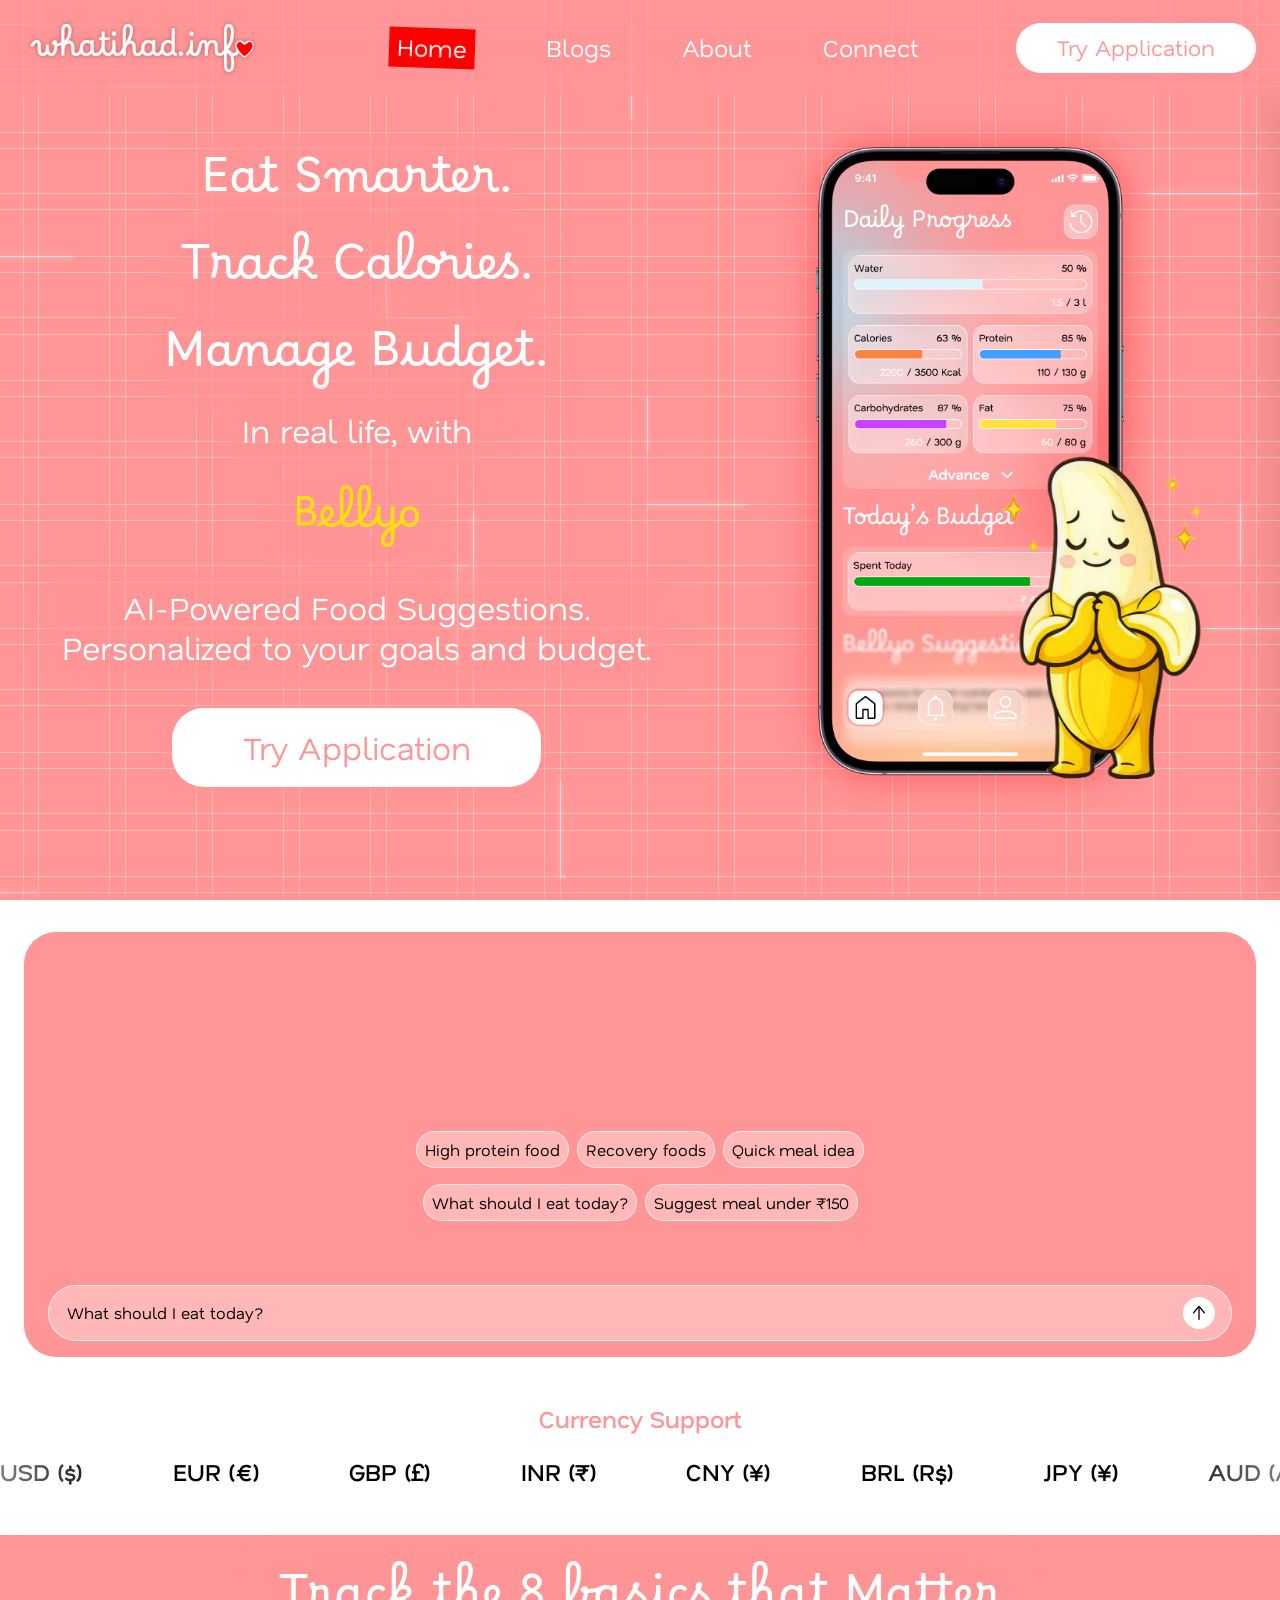
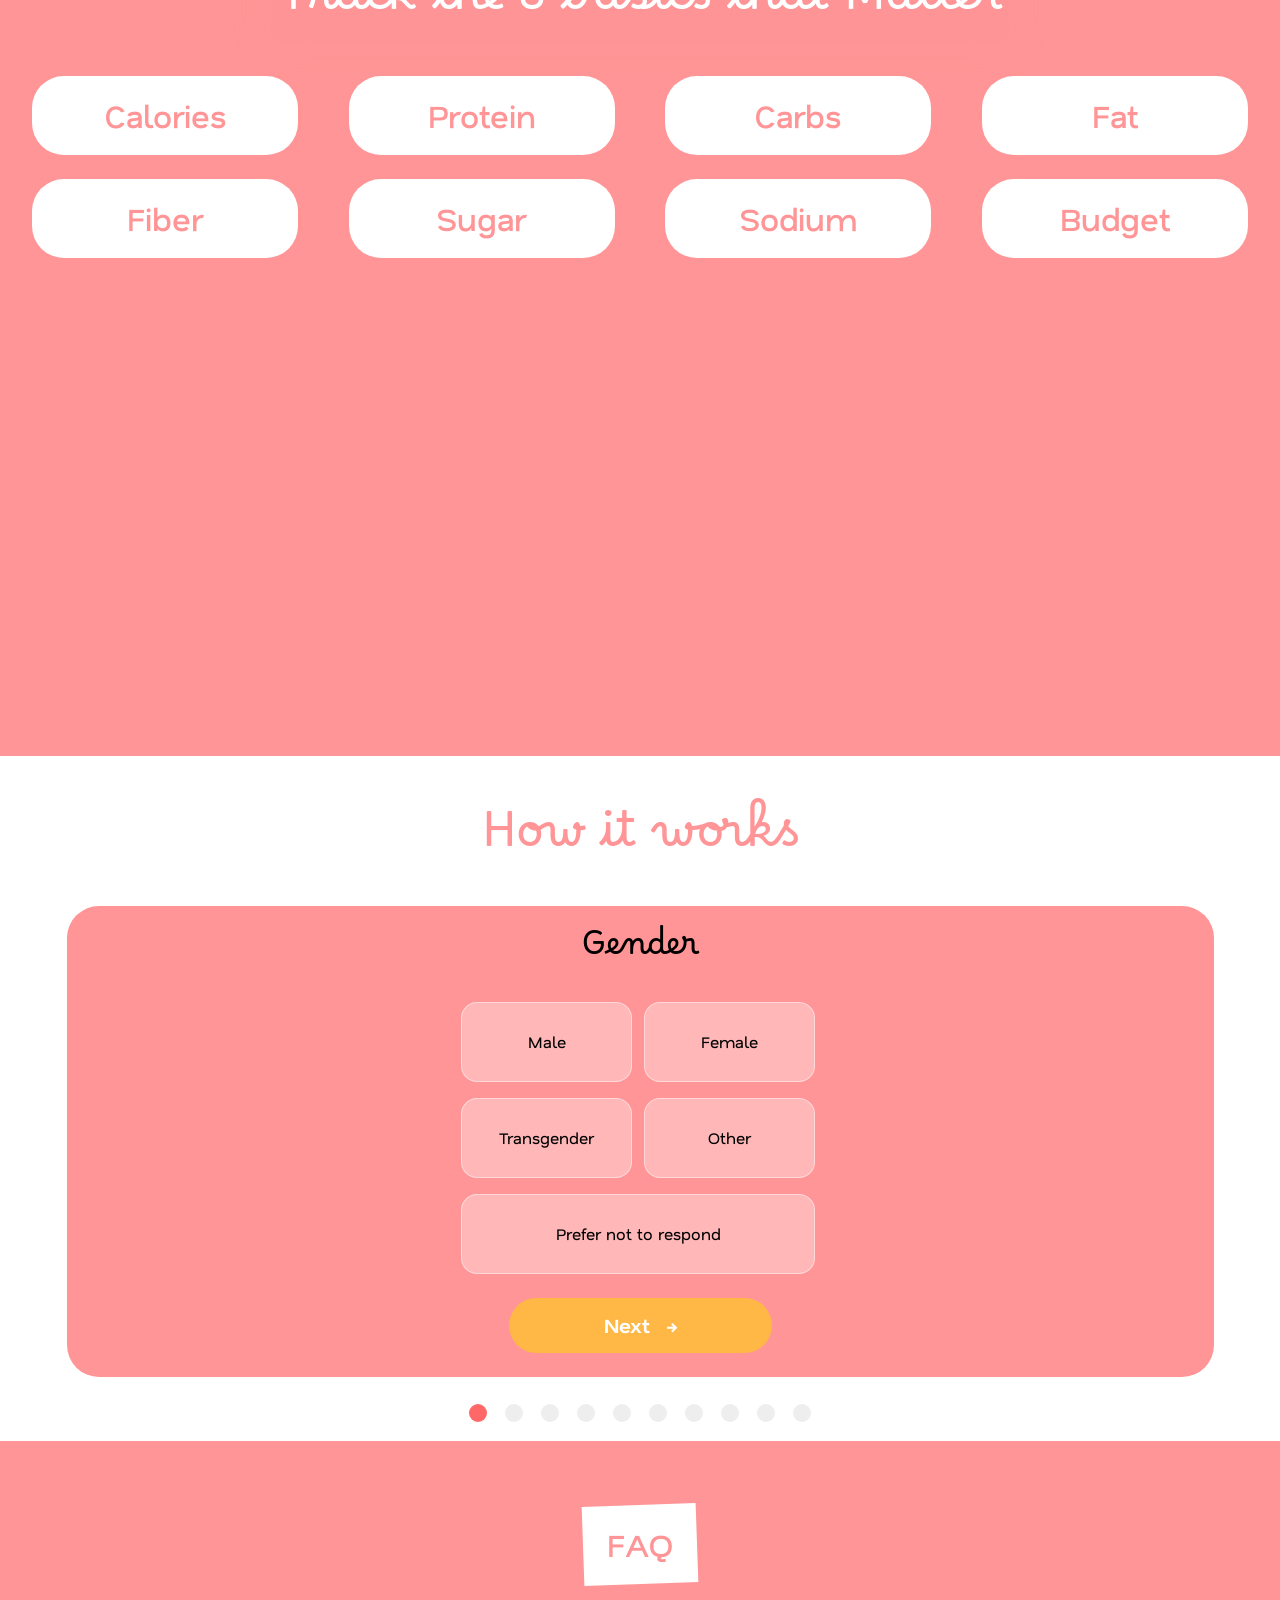
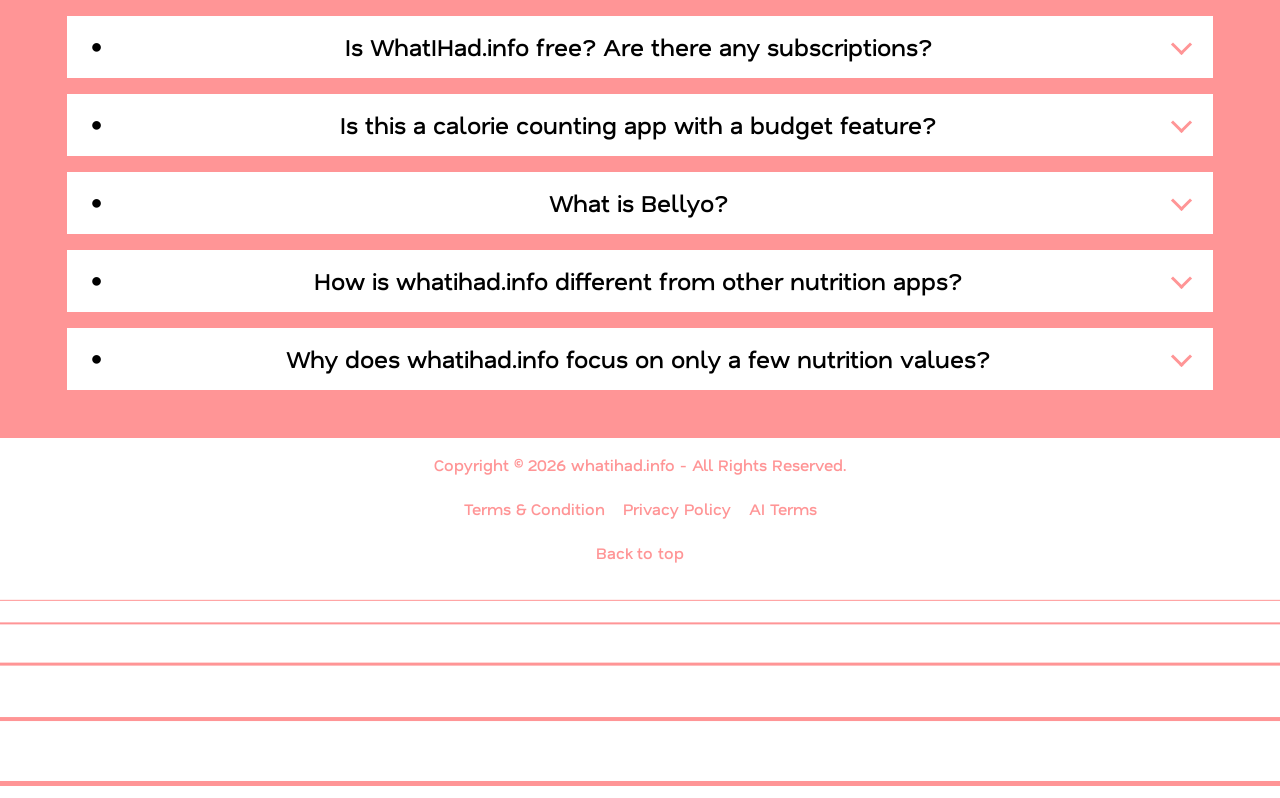
<file: index.html>
<!doctype html>
<html lang="en">
  <head>
    <meta charset="UTF-8" />
    <meta name="viewport" content="width=device-width, initial-scale=1.0" />
    <title>whatihad.info | Eat Smarter, Track Calories, Manage Budget</title>
    <meta
      name="description"
      content="Eat smarter with whatihad.info. Track calories, manage your food budget, and get AI-powered meal suggestions from Bellyo based on your goals, country, and budget."
    />
    <link rel="canonical" href="https://whatihad.info/" />
    <meta property="og:title" content="whatihad.info | Eat Smarter, Track Calories, Manage Budget" />
    <meta
      property="og:description"
      content="Eat smarter with whatihad.info. Track calories, manage your food budget, and get AI-powered meal suggestions from Bellyo based on your goals, country, and budget."
    />
    <meta property="og:type" content="website" />
    <meta property="og:url" content="https://whatihad.info/" />
    <meta property="og:site_name" content="whatihad.info" />
    <meta name="twitter:card" content="summary_large_image" />
    <meta name="twitter:title" content="whatihad.info | Eat Smarter, Track Calories, Manage Budget" />
    <meta
      name="twitter:description"
      content="Eat smarter with whatihad.info. Track calories, manage your food budget, and get AI-powered meal suggestions from Bellyo based on your goals, country, and budget."
    />
    <script type="application/ld+json">
      {
        "@context": "https://schema.org",
        "@graph": [
          {
            "@type": "Organization",
            "@id": "https://whatihad.info/#organization",
            "name": "WhatIHad.info",
            "url": "https://whatihad.info/"
          },
          {
            "@type": "WebSite",
            "@id": "https://whatihad.info/#website",
            "url": "https://whatihad.info/",
            "name": "WhatIHad.info",
            "publisher": {
              "@id": "https://whatihad.info/#organization"
            }
          },
          {
            "@type": "WebPage",
            "@id": "https://whatihad.info/#webpage",
            "url": "https://whatihad.info/",
            "name": "WhatIHad.info | Eat Smarter, Track Calories, Manage Budget",
            "description": "Track calories, manage food budget, and get AI-powered meal suggestions from Bellyo personalized to your goals, country, and budget.",
            "isPartOf": {
              "@id": "https://whatihad.info/#website"
            },
            "about": {
              "@id": "https://whatihad.info/#organization"
            }
          },
          {
            "@type": "SoftwareApplication",
            "@id": "https://whatihad.info/#app",
            "name": "WhatIHad.info",
            "applicationCategory": "HealthApplication",
            "operatingSystem": "Android, iOS, Web",
            "url": "https://whatihad.info/",
            "description": "AI-powered calorie and budget nutrition tracker with affordable meal suggestions powered by Bellyo.",
            "offers": {
              "@type": "Offer",
              "price": "0",
              "priceCurrency": "USD"
            },
            "featureList": [
              "Calorie Tracking",
              "Protein Tracking",
              "Carbohydrate Tracking",
              "Fat Tracking",
              "Fiber Tracking",
              "Sugar Tracking",
              "Sodium Tracking",
              "Food Budget Tracking",
              "AI Meal Suggestions",
              "Affordable Nutrition"
            ]
          },
          {
            "@type": "FAQPage",
            "@id": "https://whatihad.info/#faq",
            "mainEntity": [
              {
                "@type": "Question",
                "name": "Is WhatIHad.info free? Are there any subscriptions?",
                "acceptedAnswer": {
                  "@type": "Answer",
                  "text": "Yes. WhatIHad.info combines basic nutrition tracking with budget-aware food suggestions powered by Bellyo AI."
                }
              },
              {
                "@type": "Question",
                "name": "Is this a calorie counting app with a budget feature?",
                "acceptedAnswer": {
                  "@type": "Answer",
                  "text": "Yes. WhatIHad.info combines calorie tracking with budget-aware food suggestions and affordable meal recommendations."
                }
              },
              {
                "@type": "Question",
                "name": "What is Bellyo?",
                "acceptedAnswer": {
                  "@type": "Answer",
                  "text": "Bellyo is an AI-powered nutrition assistant that provides affordable food suggestions personalized to your goals and budget."
                }
              },
              {
                "@type": "Question",
                "name": "How is WhatIHad.info different from other nutrition apps?",
                "acceptedAnswer": {
                  "@type": "Answer",
                  "text": "WhatIHad.info focuses on affordable nutrition, local pricing, practical food decisions, and AI-powered meal suggestions."
                }
              },
              {
                "@type": "Question",
                "name": "Why does WhatIHad.info focus on only a few nutrition values?",
                "acceptedAnswer": {
                  "@type": "Answer",
                  "text": "WhatIHad.info prioritizes calories, protein, carbohydrates, fat, fiber, sugar, sodium, and food cost to keep nutrition tracking practical and simple."
                }
              }
            ]
          }
        ]
      }
    </script>
    <link rel="preconnect" href="https://fonts.googleapis.com" />
    <link rel="preconnect" href="https://fonts.gstatic.com" crossorigin />
    <link
      href="https://fonts.googleapis.com/css2?family=Borel&family=Nata+Sans:wght@600&display=swap"
      rel="stylesheet"
    />
    <link rel="stylesheet" href="/styles.css" />
  </head>
  <body>
    <main class="page">
      <svg class="grid-snakes" aria-hidden="true"></svg>
      <header class="site-header" aria-label="Main navigation">
        <a class="brand" href="/" aria-label="whatihad.info home">
          <img src="/assets/logo.svg" alt="whatihad.info" />
        </a>

        <nav class="nav-links" aria-label="Primary">
          <a href="/" aria-current="page">Home</a>
          <a href="#">Blogs</a>
          <a href="/about">About</a>
          <a href="/connect">Connect</a>
        </nav>

        <a class="download download-small" href="https://whatihadinfoapplication.netlify.app/">Try Application</a>
        <button class="menu-toggle" type="button" aria-controls="mobile-menu" aria-expanded="false" aria-label="Open menu">
          <span></span>
          <span></span>
          <span></span>
        </button>

        <nav class="mobile-menu" id="mobile-menu" aria-label="Mobile navigation">
          <a href="/" aria-current="page">Home</a>
          <a href="#">Blogs</a>
          <a href="/about">About</a>
          <a href="/connect">Connect</a>
          <a class="mobile-download" href="https://whatihadinfoapplication.netlify.app/">Try Application</a>
        </nav>
      </header>

      <section class="hero" aria-labelledby="hero-title">
        <div class="hero-copy">
          <h1 id="hero-title">
            <span>Eat Smarter.</span>
            <span>Track Calories.</span>
            <span>Manage Budget.</span>
          </h1>

          <div class="hero-details">
            <p class="intro">In real life, with</p>
            <p class="product-name">Bellyo</p>
            <p class="product-description">
              Bellyo AI helps you discover affordable meals and foods based on your goals, country, and budget.
            </p>
            <p class="subcopy">
              AI-Powered Food Suggestions.<br />
              Personalized to your goals and budget.
            </p>
          </div>

          <a class="download download-large" href="https://whatihadinfoapplication.netlify.app/">Try Application</a>
        </div>

        <div class="phone-stage" aria-hidden="true">
          <div class="phone-wrap">
            <img class="phone-screen" src="/assets/phone-screen.png" alt="" />
            <img class="phone-frame" src="/assets/phone-frame.png" alt="" />
          </div>
          <span class="banana" aria-hidden="true"></span>
        </div>
      </section>

      <section class="response-section" aria-labelledby="response-title">
        <div class="bellyo-prompt" aria-labelledby="response-title">
          <h2 id="response-title" class="visually-hidden">How Bellyo responds</h2>
          <div class="prompt-chips" aria-label="Suggested prompts">
            <div class="chip-row">
              <span>High protein food</span>
              <span>Recovery foods</span>
              <span>Quick meal idea</span>
            </div>
            <div class="chip-row">
              <span>What should I eat today?</span>
              <span>Suggest meal under ₹150</span>
            </div>
          </div>

          <form class="prompt-input" action="#">
            <label class="visually-hidden" for="bellyo-question">Ask Bellyo</label>
            <input id="bellyo-question" type="text" value="What should I eat today?" readonly />
            <button type="submit" aria-label="Send question">
              <img src="/assets/arrow-up.svg" alt="" />
            </button>
          </form>

          <div class="sent-message" aria-hidden="true">What should I eat today?</div>
          <div class="response-row">
            <img class="bellyo-avatar" src="/assets/bellyo_profile.png" alt="" />
            <article class="response-message" aria-label="Bellyo response">
              <pre class="response-text"></pre>
            </article>
          </div>
          <span class="animated-cursor" aria-hidden="true"></span>
        </div>
        <section class="currency-support" aria-labelledby="currency-title">
          <h2 id="currency-title">Currency Support</h2>
          <div class="currency-marquee" aria-label="Supported currencies">
            <div class="currency-track">
              <span>USD ($)</span>
              <span>EUR (€)</span>
              <span>GBP (£)</span>
              <span>INR (₹)</span>
              <span>CNY (¥)</span>
              <span>BRL (R$)</span>
              <span>JPY (¥)</span>
              <span>AUD (A$)</span>
              <span>CAD (C$)</span>
              <span>SGD (S$)</span>
              <span>AED (د.إ)</span>
              <span>SAR (﷼)</span>
              <span aria-hidden="true">USD ($)</span>
              <span aria-hidden="true">EUR (€)</span>
              <span aria-hidden="true">GBP (£)</span>
              <span aria-hidden="true">INR (₹)</span>
              <span aria-hidden="true">CNY (¥)</span>
              <span aria-hidden="true">BRL (R$)</span>
              <span aria-hidden="true">JPY (¥)</span>
              <span aria-hidden="true">AUD (A$)</span>
              <span aria-hidden="true">CAD (C$)</span>
              <span aria-hidden="true">SGD (S$)</span>
              <span aria-hidden="true">AED (د.إ)</span>
              <span aria-hidden="true">SAR (﷼)</span>
            </div>
          </div>
        </section>
      </section>

      <section class="basics-section" aria-labelledby="basics-title">
        <div class="basics-inner">
          <h2 id="basics-title">Track the 8 basics that Matter</h2>
          <div class="basics-grid" aria-label="Bellyo basics">
            <span>Calories</span>
            <span>Protein</span>
            <span>Carbs</span>
            <span>Fat</span>
            <span>Fiber</span>
            <span>Sugar</span>
            <span>Sodium</span>
            <span>Budget</span>
          </div>
        </div>
      </section>

      <section class="why-basics-section" aria-labelledby="why-basics-title">
        <div class="why-basics-inner">
          <h2 id="why-basics-title"><span>Why Only These 8?</span></h2>
          <div class="why-basics-card">
            <ul>
              <li>Simple</li>
              <li>Practical</li>
              <li>Budgeting</li>
              <li>Everyday Health</li>
              <li>Easy to understand</li>
              <li>Smarter food choices</li>
            </ul>
          </div>
        </div>
      </section>

      <section class="how-section" aria-labelledby="how-title">
        <div class="how-demo" aria-label="How Bellyo onboarding works">
          <h2 id="how-title">How it works</h2>
          <div class="how-card">
            <div class="how-step how-step-active" data-step="gender">
              <h3>Gender</h3>
              <div class="gender-grid">
                <button type="button">Male</button>
                <button type="button">Female</button>
                <button type="button">Transgender</button>
                <button type="button">Other</button>
                <button class="gender-wide" type="button">Prefer not to respond</button>
              </div>
            </div>
            <div class="how-step" data-step="goal" aria-hidden="true">
              <h3>Goal</h3>
              <div class="goal-grid">
                <button type="button">Lose Weight</button>
                <button type="button">Gain Weight</button>
                <button type="button">Gain Muscle</button>
                <button type="button">Maintain</button>
              </div>
            </div>
            <div class="how-step" data-step="age" aria-hidden="true">
              <h3>What’s your Age?</h3>
              <label class="visually-hidden" for="age-input">Age</label>
              <input class="age-input" id="age-input" inputmode="numeric" pattern="[0-9]*" />
            </div>
            <div class="how-step" data-step="weight" aria-hidden="true">
              <h3>What’s your Weight?</h3>
              <label class="visually-hidden" for="weight-input">Weight</label>
              <input class="number-input" id="weight-input" inputmode="decimal" />
              <div class="unit-toggle" role="group" aria-label="Weight unit">
                <button class="selected" type="button">kg</button>
                <button type="button">lbs</button>
              </div>
            </div>
            <div class="how-step" data-step="height" aria-hidden="true">
              <h3>What’s your Height?</h3>
              <label class="visually-hidden" for="height-input">Height</label>
              <input class="number-input" id="height-input" inputmode="decimal" />
              <div class="unit-toggle" role="group" aria-label="Height unit">
                <button class="selected" type="button">cm</button>
                <button type="button">ft</button>
              </div>
            </div>
            <div class="how-step" data-step="activity" aria-hidden="true">
              <h3>Daily Activity Level?</h3>
              <div class="option-grid">
                <button type="button">Low</button>
                <button type="button">Light</button>
                <button type="button">Moderate</button>
                <button type="button">Active</button>
              </div>
            </div>
            <div class="how-step" data-step="budget" aria-hidden="true">
              <h3>Avg Budget per Meal?</h3>
              <label class="visually-hidden" for="budget-input">Average budget per meal</label>
              <input class="number-input" id="budget-input" inputmode="decimal" />
              <label class="visually-hidden" for="budget-currency">Currency</label>
              <select class="currency-select" id="budget-currency">
                <option>USD ($)</option>
                <option>EUR (€)</option>
                <option>GBP (£)</option>
                <option selected>INR (₹)</option>
                <option>CNY (¥)</option>
                <option>BRL (R$)</option>
                <option>JPY (¥)</option>
                <option>AUD (A$)</option>
                <option>CAD (C$)</option>
                <option>SGD (S$)</option>
                <option>AED (د.إ)</option>
                <option>SAR (﷼)</option>
              </select>
            </div>
            <div class="how-step calculating-step" data-step="calculating" aria-hidden="true">
              <div class="calculating-ring" aria-hidden="true"></div>
              <p>Calculating...</p>
            </div>
            <div class="how-step recommended-step" data-step="recommended" aria-hidden="true">
              <h3>Recommended</h3>
              <div class="recommended-values" aria-live="polite">
                <p>Calories: <span data-result="calories"></span></p>
                <p>Protein: <span data-result="protein"></span></p>
                <p>Carbs: <span data-result="carbs"></span></p>
                <p>Fat: <span data-result="fat"></span></p>
              </div>
              <button class="advance-button" type="button">
                <span>Advance</span>
                <span aria-hidden="true">⌄</span>
              </button>
            </div>
            <div class="how-step download-step" data-step="download" aria-hidden="true">
              <div class="download-logo-frame">
                <img src="/assets/whatidad_logo.png" alt="whatihad.info" />
              </div>
              <a class="download download-final" href="https://whatihadinfoapplication.netlify.app/">Try Application</a>
            </div>
            <button class="how-next" type="button">
              <span>Next</span>
              <span aria-hidden="true">→</span>
            </button>
          </div>
          <div class="how-progress" aria-hidden="true">
            <span class="active" data-progress-step="gender"></span>
            <span data-progress-step="goal"></span>
            <span data-progress-step="age"></span>
            <span data-progress-step="weight"></span>
            <span data-progress-step="height"></span>
            <span data-progress-step="activity"></span>
            <span data-progress-step="budget"></span>
            <span data-progress-step="calculating"></span>
            <span data-progress-step="recommended"></span>
            <span data-progress-step="download"></span>
          </div>
        </div>
      </section>

      <section class="faq-section" aria-labelledby="faq-title">
        <h2 id="faq-title"><span>FAQ</span></h2>
        <div class="faq-list">
          <details class="faq-item">
            <summary>Is WhatIHad.info free? Are there any subscriptions?</summary>
            <div class="faq-answer">
              <p>Yes, whatihad.info combines basic nutrition tracking with budget-aware food suggestions.</p>
              <p>Unlike many traditional calorie apps that mainly focus on calories and macros, whatihad.info also considers food affordability, local pricing, country-specific suggestions, and budget-friendly alternatives.</p>
              <p>Powered by Bellyo AI, the app helps users make smarter food choices based on both nutrition and real-world budgets.</p>
              <p>Most nutrition apps focus mainly on calorie tracking and macros. MyFitnessPal and Cronometer are examples of popular nutrition-focused apps.</p>
              <p>whatihad.info focuses more on affordable nutrition, practical food decisions, simple everyday tracking, and AI-powered food suggestions instead of complex or overwhelming nutrition analytics.</p>
            </div>
          </details>
          <details class="faq-item">
            <summary>Is this a calorie counting app with a budget feature?</summary>
            <div class="faq-answer">
              <p>Yes. whatihad.info combines basic nutrition tracking with budget-aware food suggestions powered by Bellyo AI.</p>
              <p>Unlike many traditional calorie apps that mainly focus on calories and macros, whatihad.info also considers food affordability, local pricing, country-specific suggestions, and budget-friendly alternatives.</p>
              <p>The goal is to help users make smarter food decisions based on both nutrition and real-world budgets.</p>
            </div>
          </details>
          <details class="faq-item">
            <summary>What is Bellyo?</summary>
            <div class="faq-answer">
              <p>Bellyo is an AI-powered nutrition app that helps you discover affordable food suggestions based on your goals, budget, and country.</p>
            </div>
          </details>
          <details class="faq-item">
            <summary>How is whatihad.info different from other nutrition apps?</summary>
            <div class="faq-answer">
              <p>Yes. WhatIHad.info combines basic nutrition tracking with budget-aware food suggestions powered by Bellyo AI.</p>
              <p>Unlike many traditional calorie apps that mainly focus on calories and macros, WhatIHad.info also considers food affordability, local pricing, country-specific suggestions, and budget-friendly alternatives.</p>
              <p>The goal is to help users make smarter food decisions based on both nutrition and real-world budgets.</p>
            </div>
          </details>
          <details class="faq-item">
            <summary>Why does whatihad.info focus on only a few nutrition values?</summary>
            <div class="faq-answer">
              <p>WhatIHad.info focuses on the nutrition values that matter most in everyday food decisions instead of overwhelming users with overly detailed data.</p>
              <p>The app currently prioritizes Calories, Protein, Carbohydrates, Fat, Fiber, Sugar, Sodium, and Food Cost.</p>
              <p>These core values are the most practical for budgeting, healthier eating, fitness goals, and daily nutrition awareness.</p>
              <p>Many nutrition apps become complicated by tracking dozens of micronutrients that most users rarely use or fully understand. WhatIHad.info is designed to keep nutrition simple, fast, and accessible while still being useful in real life.</p>
              <p>More nutrition metrics and advanced insights may be added gradually in future updates as the platform grows.</p>
            </div>
          </details>
        </div>
      </section>
    </main>

    <footer class="site-footer" aria-label="Footer">
      <div class="footer-content">
        <p class="footer-copyright">Copyright © 2026 whatihad.info - All Rights Reserved.</p>
        <nav class="footer-links" aria-label="Legal links">
          <a href="/terms_and_condition/">Terms &amp; Condition</a>
          <a href="/privacy_policy/">Privacy Policy</a>
          <a href="/AI_terms/">AI Terms</a>
        </nav>
        <button class="footer-top" type="button">Back to top</button>
      </div>
      <div class="footer-wave" aria-hidden="true">
        <div class="footer-wave-track"></div>
      </div>
    </footer>

    <script>
      const header = document.querySelector(".site-header");
      const menuToggle = document.querySelector(".menu-toggle");
      const mobileMenu = document.querySelector(".mobile-menu");
      const snakesSvg = document.querySelector(".grid-snakes");
      const responseSection = document.querySelector(".response-section");
      const bellyoPrompt = document.querySelector(".bellyo-prompt");
      const responseMessage = document.querySelector(".response-message");
      const responseText = document.querySelector(".response-text");
      const promptForm = document.querySelector(".prompt-input");
      const whyBasicsSection = document.querySelector(".why-basics-section");
      const howCard = document.querySelector(".how-card");
      const genderButtons = document.querySelectorAll(".gender-grid button");
      const howNext = document.querySelector(".how-next");
      const ageInput = document.querySelector(".age-input");
      const weightInput = document.querySelector("#weight-input");
      const heightInput = document.querySelector("#height-input");
      const budgetInput = document.querySelector("#budget-input");
      const activityButtons = document.querySelectorAll(".option-grid button");
      const goalButtons = document.querySelectorAll(".goal-grid button");
      const advanceButton = document.querySelector(".advance-button");
      const howProgress = document.querySelector(".how-progress");
      const progressDots = document.querySelectorAll(".how-progress span");
      const footer = document.querySelector(".site-footer");
      const footerWaveTrack = document.querySelector(".footer-wave-track");
      const footerTop = document.querySelector(".footer-top");
      const footerWaveSegments = [];
      let footerWaveFrame = null;
      let footerWaveScrollForce = 0;
      let inertialScrollTarget = window.scrollY;
      let inertialScrollFrame = null;

      const maxScrollY = () => document.documentElement.scrollHeight - window.innerHeight;
      const stopInertialScroll = () => {
        if (!inertialScrollFrame) return;
        window.cancelAnimationFrame(inertialScrollFrame);
        inertialScrollFrame = null;
      };
      const runInertialScroll = () => {
        const distance = inertialScrollTarget - window.scrollY;
        if (Math.abs(distance) < 0.5) {
          window.scrollTo(0, inertialScrollTarget);
          inertialScrollFrame = null;
          return;
        }

        window.scrollTo(0, window.scrollY + distance * 0.16);
        inertialScrollFrame = window.requestAnimationFrame(runInertialScroll);
      };
      const inertialScrollBy = (deltaY) => {
        inertialScrollTarget = Math.max(0, Math.min(maxScrollY(), inertialScrollTarget + deltaY));
        if (!inertialScrollFrame) runInertialScroll();
      };

      const bellyoResponse = `A. Breakfast (₹80–120)
3–4 slices bread + groundnut oil
1 banana
1 cup curd
Protein: ~18–20g

B. Lunch (₹120–150)
Dal khichdi (¾ cup rice + ¾ cup dal + veggies)
Add extra dal for protein
Protein: ~30g

C. Dinner (₹120–150)
Rice + thick dal (or rajma/chole if available)
Aloo tomato curry (small portion)
1 cup curd
Protein: ~28–30g

Total
Protein: ~75–80g ✅
Cost: within budget ✅`;

      const setMenuOpen = (isOpen) => {
        menuToggle.classList.toggle("menu-toggle-open", isOpen);
        mobileMenu.classList.toggle("mobile-menu-open", isOpen);
        menuToggle.setAttribute("aria-expanded", String(isOpen));
        menuToggle.setAttribute("aria-label", isOpen ? "Close menu" : "Open menu");
      };

      menuToggle.addEventListener("click", () => {
        setMenuOpen(!mobileMenu.classList.contains("mobile-menu-open"));
      });

      mobileMenu.querySelectorAll("a").forEach((link) => {
        link.addEventListener("click", () => setMenuOpen(false));
      });

      for (let index = 0; index < 23; index += 1) {
        const segment = document.createElement("div");
        segment.className = "footer-wave-segment";
        segment.style.height = `${index + 1}px`;
        footerWaveTrack.appendChild(segment);
        footerWaveSegments.push(segment);
      }

      const animateFooterWave = () => {
        let t = 0;
        const animate = () => {
          let offset = 0;
          footerWaveSegments.forEach((segment, index) => {
            offset += Math.max(0, (20 + footerWaveScrollForce) * Math.sin((t + index) * 0.3));
            segment.style.transform = `translateY(${index + offset}px)`;
          });
          footerWaveScrollForce *= 0.92;
          t += 0.1;
          footerWaveFrame = window.requestAnimationFrame(animate);
        };
        animate();
      };

      const stopFooterWave = () => {
        if (!footerWaveFrame) return;
        window.cancelAnimationFrame(footerWaveFrame);
        footerWaveFrame = null;
      };

      const footerObserver = new IntersectionObserver(
        (entries) => {
          if (entries[0]?.isIntersecting) {
            if (!footerWaveFrame) animateFooterWave();
          } else {
            stopFooterWave();
          }
        },
        { threshold: 0.2 }
      );

      footerObserver.observe(footer);

      const scrollToPageTop = () => {
        stopInertialScroll();
        inertialScrollTarget = 0;
        window.scrollTo({ top: 0, left: 0, behavior: "smooth" });
        window.setTimeout(() => {
          inertialScrollTarget = 0;
          if (window.scrollY > 2) window.scrollTo(0, 0);
        }, 450);
      };

      footerTop.addEventListener("click", scrollToPageTop);

      let previousScrollY = window.scrollY;
      window.addEventListener(
        "scroll",
        () => {
          const delta = Math.abs(window.scrollY - previousScrollY);
          previousScrollY = window.scrollY;
          footerWaveScrollForce = Math.min(44, footerWaveScrollForce + delta * 0.12);
        },
        { passive: true }
      );

      window.addEventListener(
        "wheel",
        (event) => {
          if (event.defaultPrevented || event.ctrlKey || event.metaKey) return;
          if (event.target.closest("input, textarea, select")) return;
          event.preventDefault();
          inertialScrollBy(event.deltaY);
        },
        { passive: false }
      );

      window.addEventListener(
        "keydown",
        (event) => {
          if (!["ArrowDown", "ArrowUp", "PageDown", "PageUp", "Home", "End", " "].includes(event.key)) return;
          stopInertialScroll();
          inertialScrollTarget = window.scrollY;
        },
        { passive: true }
      );

      promptForm.addEventListener("submit", (event) => {
        event.preventDefault();
        typeResponse();
      });

      let genderSelected = false;
      genderButtons.forEach((button) => {
        button.addEventListener("click", () => {
          genderSelected = true;
          genderButtons.forEach((item) => item.classList.remove("selected"));
          button.classList.add("selected");
          howNext.classList.add("ready");
        });
      });

      const getSelectedText = (selector) => howCard.querySelector(`${selector} .selected`)?.textContent.trim() ?? "";
      const getSelectedUnit = (label) =>
        document.querySelector(`.unit-toggle[aria-label="${label}"] .selected`)?.textContent.trim() ?? "";
      const toNumber = (value) => Number.parseFloat(value) || 0;
      const goalSettings = {
        maintain: {
          calorieAdjustment: 0,
          proteinFactor: 1.1,
          fatPercent: 0.27,
          fiberFactor: 15,
          sugarPercent: 0.08,
          sodium: 2000,
        },
        "lose weight": {
          calorieAdjustment: -400,
          proteinFactor: 1.8,
          fatPercent: 0.22,
          fiberFactor: 18,
          sugarPercent: 0.05,
          sodium: 1800,
        },
        "gain weight": {
          calorieAdjustment: 550,
          proteinFactor: 1.5,
          fatPercent: 0.28,
          fiberFactor: 14,
          sugarPercent: 0.15,
          sodium: 2400,
        },
        "gain muscle": {
          calorieAdjustment: 300,
          proteinFactor: 1.9,
          fatPercent: 0.22,
          fiberFactor: 16,
          sugarPercent: 0.09,
          sodium: 2100,
        },
      };

      const showHowStep = (stepName) => {
        let activeDotIndex = 0;
        howNext.hidden = ["calculating", "recommended", "download"].includes(stepName);
        howProgress.classList.toggle("how-progress-hidden", stepName === "download");
        howCard.querySelectorAll(".how-step").forEach((step) => {
          const isActive = step.dataset.step === stepName;
          step.classList.toggle("how-step-active", isActive);
          step.toggleAttribute("aria-hidden", !isActive);
        });
        progressDots.forEach((dot, index) => {
          if (dot.dataset.progressStep === stepName) activeDotIndex = index;
        });
        progressDots.forEach((dot, index) => {
          dot.classList.toggle("active", index === activeDotIndex);
          dot.classList.toggle("entered", isHowStepComplete(dot.dataset.progressStep) && index !== activeDotIndex);
        });
      };

      const isHowStepComplete = (stepName) => {
        if (stepName === "gender") return Boolean(howCard.querySelector('[data-step="gender"] .selected'));
        if (stepName === "goal") return Boolean(howCard.querySelector('[data-step="goal"] .selected'));
        if (stepName === "age") return ageInput.value.length > 0;
        if (stepName === "weight") return weightInput.value.length > 0;
        if (stepName === "height") return heightInput.value.length > 0;
        if (stepName === "activity") return Boolean(howCard.querySelector('[data-step="activity"] .selected'));
        if (stepName === "budget") return budgetInput.value.length > 0;
        return false;
      };

      const calculateRecommended = () => {
        const selectedGender = getSelectedText('[data-step="gender"]').toLowerCase();
        const selectedGoal = getSelectedText('[data-step="goal"]').toLowerCase();
        const selectedActivity = getSelectedText('[data-step="activity"]');
        const activityFactors = { Low: 1.2, Light: 1.375, Moderate: 1.55, Active: 1.725, Athlete: 1.9 };
        const settings = goalSettings[selectedGoal] || goalSettings.maintain;
        const age = toNumber(ageInput.value);
        const weightUnit = getSelectedUnit("Weight unit");
        const heightUnit = getSelectedUnit("Height unit");
        const weightKg = weightUnit === "lbs" ? toNumber(weightInput.value) / 2.20462 : toNumber(weightInput.value);
        const heightCm = heightUnit === "ft" ? toNumber(heightInput.value) * 30.48 : toNumber(heightInput.value);
        const bmrBase = 10 * weightKg + 6.25 * heightCm - 5 * age;
        const bmr = selectedGender === "male" ? bmrBase + 5 : bmrBase - 161;
        const tdee = bmr * (activityFactors[selectedActivity] || activityFactors.Low);
        const calories = Math.max(0, tdee + settings.calorieAdjustment);
        const protein = weightKg * settings.proteinFactor;
        const fat = (calories * settings.fatPercent) / 9;
        const carbs = (calories - (protein * 4 + fat * 9)) / 4;

        howCard.querySelector('[data-result="calories"]').textContent = `${Math.round(calories)} kcal`;
        howCard.querySelector('[data-result="protein"]').textContent = `${Math.round(protein)}g`;
        howCard.querySelector('[data-result="carbs"]').textContent = `${Math.round(Math.max(0, carbs))}g`;
        howCard.querySelector('[data-result="fat"]').textContent = `${Math.round(fat)}g`;
      };

      const showRecommendedAfterLoading = () => {
        window.setTimeout(() => {
          calculateRecommended();
          showHowStep("recommended");
        }, 1600);
      };

      howNext.addEventListener("click", () => {
        if (!genderSelected) return;

        const activeStep = howCard.querySelector(".how-step-active")?.dataset.step;

        if (activeStep === "gender") {
          howCard.classList.add("how-card-age");
          showHowStep("goal");
          howNext.classList.remove("ready");
          return;
        }

        if (activeStep === "goal" && howCard.querySelector('[data-step="goal"] .selected')) {
          showHowStep("age");
          howNext.classList.toggle("ready", ageInput.value.length > 0);
          return;
        }

        if (activeStep === "age" && ageInput.value.length > 0) {
          showHowStep("weight");
          howNext.classList.toggle("ready", weightInput.value.length > 0);
          return;
        }

        if (activeStep === "weight" && weightInput.value.length > 0) {
          showHowStep("height");
          howNext.classList.toggle("ready", heightInput.value.length > 0);
          return;
        }

        if (activeStep === "height" && heightInput.value.length > 0) {
          showHowStep("activity");
          howNext.classList.remove("ready");
          return;
        }

        if (activeStep === "activity" && howCard.querySelector('[data-step="activity"] .selected')) {
          showHowStep("budget");
          howNext.classList.toggle("ready", budgetInput.value.length > 0);
          return;
        }

        if (activeStep === "budget" && budgetInput.value.length > 0) {
          showHowStep("calculating");
          howNext.hidden = true;
          showRecommendedAfterLoading();
        }
      });

      advanceButton.addEventListener("click", () => {
        showHowStep("download");
        howNext.hidden = true;
      });

      progressDots.forEach((dot) => {
        dot.addEventListener("click", () => {
          if (!dot.classList.contains("entered") && !dot.classList.contains("active")) return;
          showHowStep(dot.dataset.progressStep);
          syncNextReady();
        });
      });

      const syncNextReady = () => {
        const activeStep = howCard.querySelector(".how-step-active")?.dataset.step;
        if (activeStep === "goal") howNext.classList.toggle("ready", Boolean(howCard.querySelector('[data-step="goal"] .selected')));
        if (activeStep === "age") howNext.classList.toggle("ready", ageInput.value.length > 0);
        if (activeStep === "weight") howNext.classList.toggle("ready", weightInput.value.length > 0);
        if (activeStep === "height") howNext.classList.toggle("ready", heightInput.value.length > 0);
        if (activeStep === "budget") howNext.classList.toggle("ready", budgetInput.value.length > 0);
      };

      activityButtons.forEach((button) => {
        button.addEventListener("click", () => {
          activityButtons.forEach((item) => item.classList.remove("selected"));
          button.classList.add("selected");
          howNext.classList.add("ready");
        });
      });

      goalButtons.forEach((button) => {
        button.addEventListener("click", () => {
          goalButtons.forEach((item) => item.classList.remove("selected"));
          button.classList.add("selected");
          howNext.classList.add("ready");
        });
      });

      ageInput.addEventListener("beforeinput", (event) => {
        if (event.data && !/^\d+$/.test(event.data)) {
          event.preventDefault();
        }
      });

      ageInput.addEventListener("input", () => {
        ageInput.value = ageInput.value.replace(/\D/g, "");
        syncNextReady();
      });

      weightInput.addEventListener("beforeinput", (event) => {
        if (event.data && !/^\d*\.?\d*$/.test(event.data)) {
          event.preventDefault();
        }
      });

      weightInput.addEventListener("input", () => {
        const parts = weightInput.value.replace(/[^\d.]/g, "").split(".");
        weightInput.value = parts.length > 1 ? `${parts[0]}.${parts.slice(1).join("")}` : parts[0];
        syncNextReady();
      });

      heightInput.addEventListener("beforeinput", (event) => {
        if (event.data && !/^\d*\.?\d*$/.test(event.data)) {
          event.preventDefault();
        }
      });

      heightInput.addEventListener("input", () => {
        const parts = heightInput.value.replace(/[^\d.]/g, "").split(".");
        heightInput.value = parts.length > 1 ? `${parts[0]}.${parts.slice(1).join("")}` : parts[0];
        syncNextReady();
      });

      budgetInput.addEventListener("beforeinput", (event) => {
        if (event.data && !/^\d*\.?\d*$/.test(event.data)) {
          event.preventDefault();
        }
      });

      budgetInput.addEventListener("input", () => {
        const parts = budgetInput.value.replace(/[^\d.]/g, "").split(".");
        budgetInput.value = parts.length > 1 ? `${parts[0]}.${parts.slice(1).join("")}` : parts[0];
        syncNextReady();
      });

      document.querySelectorAll(".unit-toggle").forEach((toggle) => {
        toggle.querySelectorAll("button").forEach((button) => {
          button.addEventListener("click", () => {
            toggle.querySelectorAll("button").forEach((item) => item.classList.remove("selected"));
            button.classList.add("selected");
          });
        });
      });

      let responseStarted = false;
      const updateTextEdgeFade = () => {
        const promptTop = bellyoPrompt.getBoundingClientRect().top;
        const textTop = responseText.getBoundingClientRect().top;
        const fadeStart = Math.max(0, promptTop - textTop);

        responseText.classList.toggle("text-edge-fade", fadeStart > 0);
        responseText.style.setProperty("--text-fade-start", `${fadeStart}px`);
      };

      const typeResponse = () => {
        if (responseStarted) return;
        responseStarted = true;
        responseSection.classList.add("response-section-active");

        window.setTimeout(() => {
          let index = 0;
          const write = () => {
            responseText.textContent = bellyoResponse.slice(0, index);
            bellyoPrompt.scrollTop = bellyoPrompt.scrollHeight;
            updateTextEdgeFade();
            index += 1;

            if (index <= bellyoResponse.length) {
              window.setTimeout(write, index % 4 === 0 ? 18 : 10);
            }
          };

          write();
        }, 2400);
      };

      const responseObserver = new IntersectionObserver(
        (entries) => {
          if (entries.some((entry) => entry.isIntersecting)) {
            typeResponse();
            responseObserver.disconnect();
          }
        },
        { threshold: 0.35 }
      );

      responseObserver.observe(responseSection);

      const whyBasicsObserver = new IntersectionObserver(
        (entries) => {
          if (entries.some((entry) => entry.isIntersecting)) {
            whyBasicsSection.classList.add("why-basics-active");
            whyBasicsObserver.disconnect();
          }
        },
        { threshold: 0.35 }
      );

      whyBasicsObserver.observe(whyBasicsSection);

      const gridX = [
        32.5, 103.5, 118.5, 189.5, 205.5, 276.5, 292.5, 363.5, 379.5,
        450.5, 466.5, 537.5, 553.5, 624.5, 640.5, 711.5, 727.5, 798.5,
        814.5, 885.5, 901.5, 972.5, 988.5, 1059.5, 1075.5, 1146.5,
        1162.5, 1233.5, 1249.5, 1320.5, 1336.5, 1407.5,
      ];
      const gridY = [
        24.5, 69.5, 86.5, 132.5, 148.5, 193.5, 209.5, 256.5, 272.5,
        317.5, 334.5, 380.5, 396.5, 441.5, 457.5, 504.5, 520.5, 565.5,
        582.5, 628.5, 644.5, 689.5, 705.5, 752.5, 768.5, 813.5, 830.5,
        876.5, 892.5, 937.5, 953.5, 1000.5,
      ];

      const getGridOffsetX = () => (window.innerWidth - 1440) / 2;
      const pointToString = ([x, y]) => `${(x + getGridOffsetX()).toFixed(1)},${y.toFixed(1)}`;
      const routes = [
        [
          [gridX[0], gridY[7]],
          [gridX[6], gridY[7]],
          [gridX[6], gridY[10]],
          [gridX[13], gridY[10]],
          [gridX[13], gridY[16]],
          [gridX[21], gridY[16]],
          [gridX[21], gridY[21]],
          [gridX[31], gridY[21]],
        ],
        [
          [gridX[31], gridY[19]],
          [gridX[26], gridY[19]],
          [gridX[26], gridY[14]],
          [gridX[18], gridY[14]],
          [gridX[18], gridY[9]],
          [gridX[10], gridY[9]],
          [gridX[10], gridY[4]],
          [gridX[1], gridY[4]],
        ],
        [
          [gridX[16], gridY[15]],
          [gridX[20], gridY[15]],
          [gridX[20], gridY[22]],
          [gridX[24], gridY[22]],
          [gridX[24], gridY[27]],
          [gridX[14], gridY[27]],
          [gridX[14], gridY[18]],
          [gridX[8], gridY[18]],
          [gridX[8], gridY[25]],
        ],
        [
          [gridX[3], gridY[2]],
          [gridX[8], gridY[2]],
          [gridX[8], gridY[8]],
          [gridX[15], gridY[8]],
          [gridX[15], gridY[13]],
          [gridX[22], gridY[13]],
          [gridX[22], gridY[18]],
        ],
        [
          [gridX[30], gridY[5]],
          [gridX[25], gridY[5]],
          [gridX[25], gridY[11]],
          [gridX[17], gridY[11]],
          [gridX[17], gridY[17]],
          [gridX[11], gridY[17]],
          [gridX[11], gridY[23]],
        ],
        [
          [gridX[12], gridY[30]],
          [gridX[18], gridY[30]],
          [gridX[18], gridY[24]],
          [gridX[23], gridY[24]],
          [gridX[23], gridY[20]],
          [gridX[29], gridY[20]],
          [gridX[29], gridY[15]],
        ],
        [
          [gridX[0], gridY[28]],
          [gridX[5], gridY[28]],
          [gridX[5], gridY[24]],
          [gridX[9], gridY[24]],
          [gridX[9], gridY[19]],
          [gridX[16], gridY[19]],
          [gridX[16], gridY[12]],
        ],
        [
          [gridX[31], gridY[29]],
          [gridX[27], gridY[29]],
          [gridX[27], gridY[25]],
          [gridX[19], gridY[25]],
          [gridX[19], gridY[21]],
          [gridX[12], gridY[21]],
          [gridX[12], gridY[14]],
        ],
        [
          [gridX[15], gridY[0]],
          [gridX[15], gridY[6]],
          [gridX[20], gridY[6]],
          [gridX[20], gridY[12]],
          [gridX[28], gridY[12]],
          [gridX[28], gridY[17]],
          [gridX[23], gridY[17]],
        ],
      ];

      const createSnake = (route, index) => {
        const path = document.createElementNS("http://www.w3.org/2000/svg", "polyline");
        path.classList.add("grid-snake");
        path.classList.add(`grid-snake-${index + 1}`);
        path.setAttribute("points", route.map(pointToString).join(" "));
        snakesSvg.appendChild(path);
      };

      routes.forEach(createSnake);

      const alignSnakesToGrid = () => {
        snakesSvg.setAttribute("viewBox", `0 0 ${window.innerWidth} ${window.innerHeight}`);
        snakesSvg.querySelectorAll(".grid-snake").forEach((path, index) => {
          path.setAttribute("points", routes[index].map(pointToString).join(" "));
        });
      };

      alignSnakesToGrid();
      window.addEventListener("resize", alignSnakesToGrid);
    </script>
  </body>
</html>
</file>
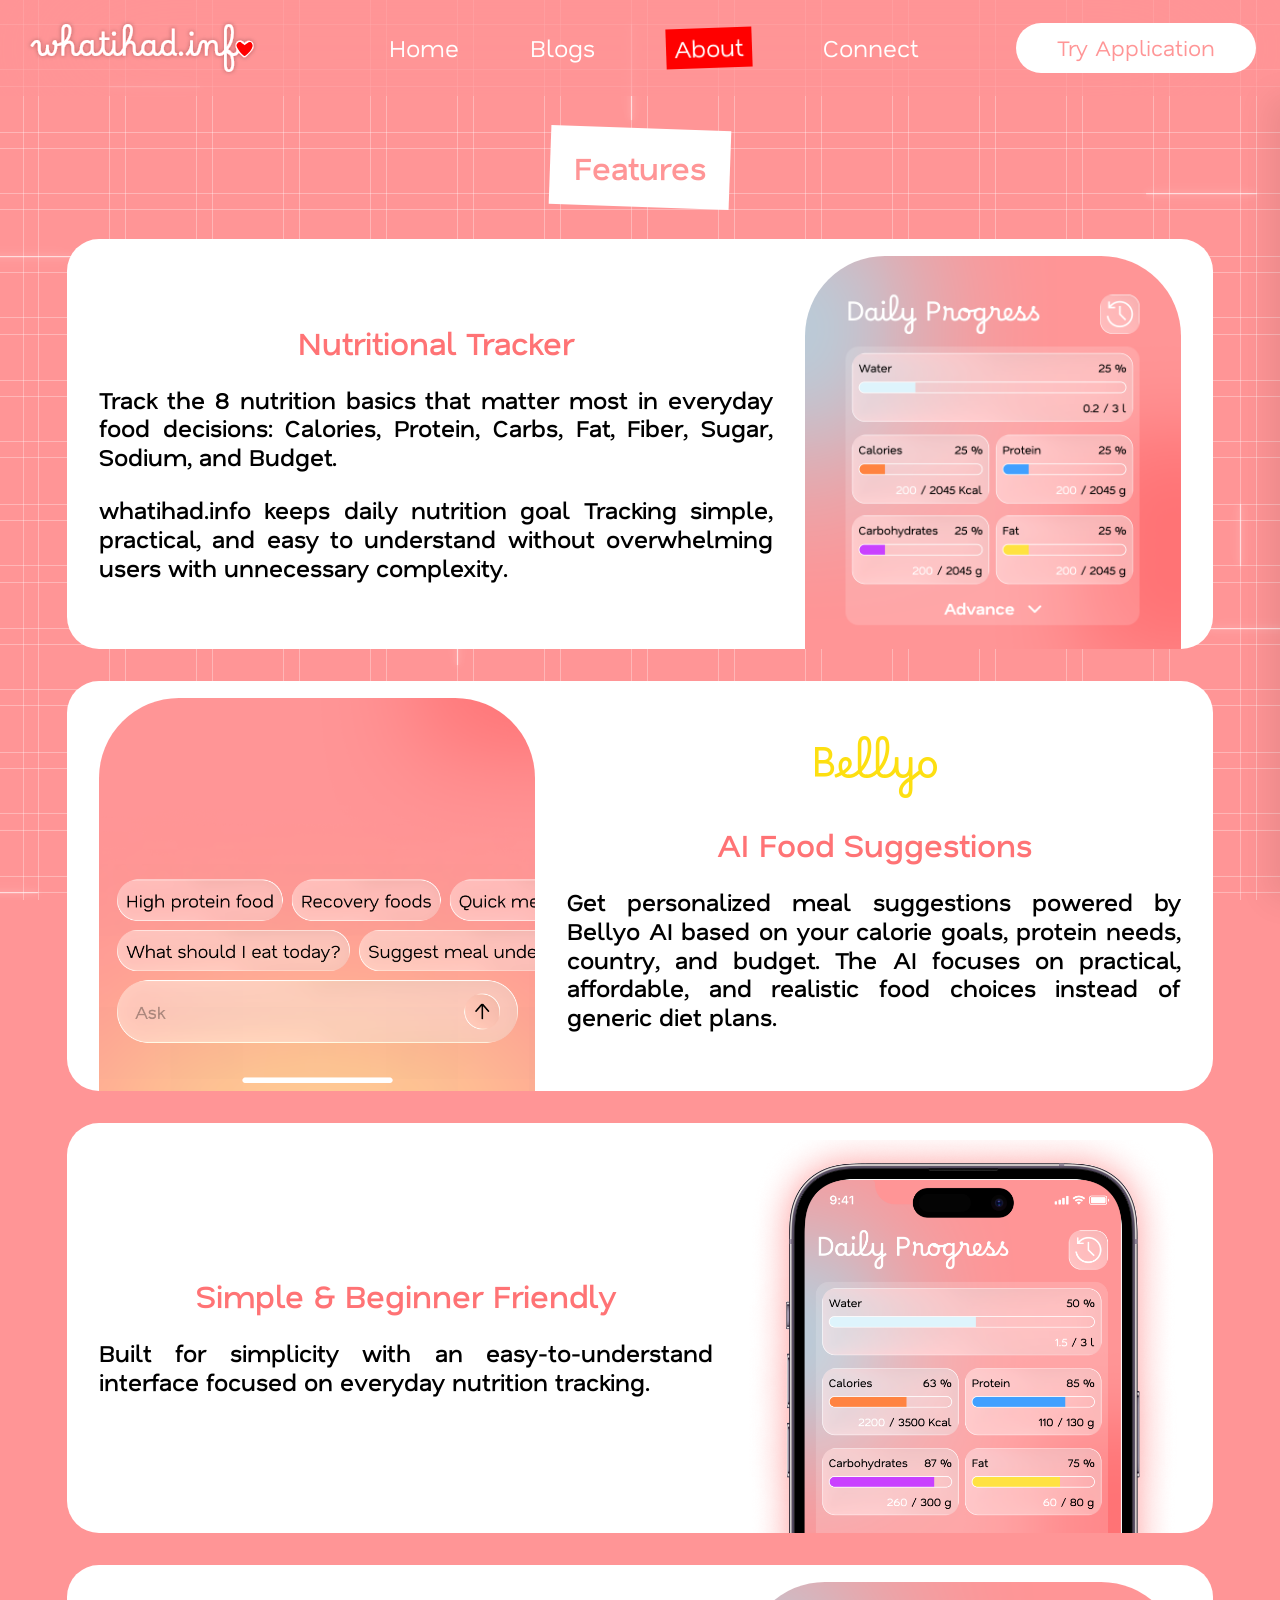
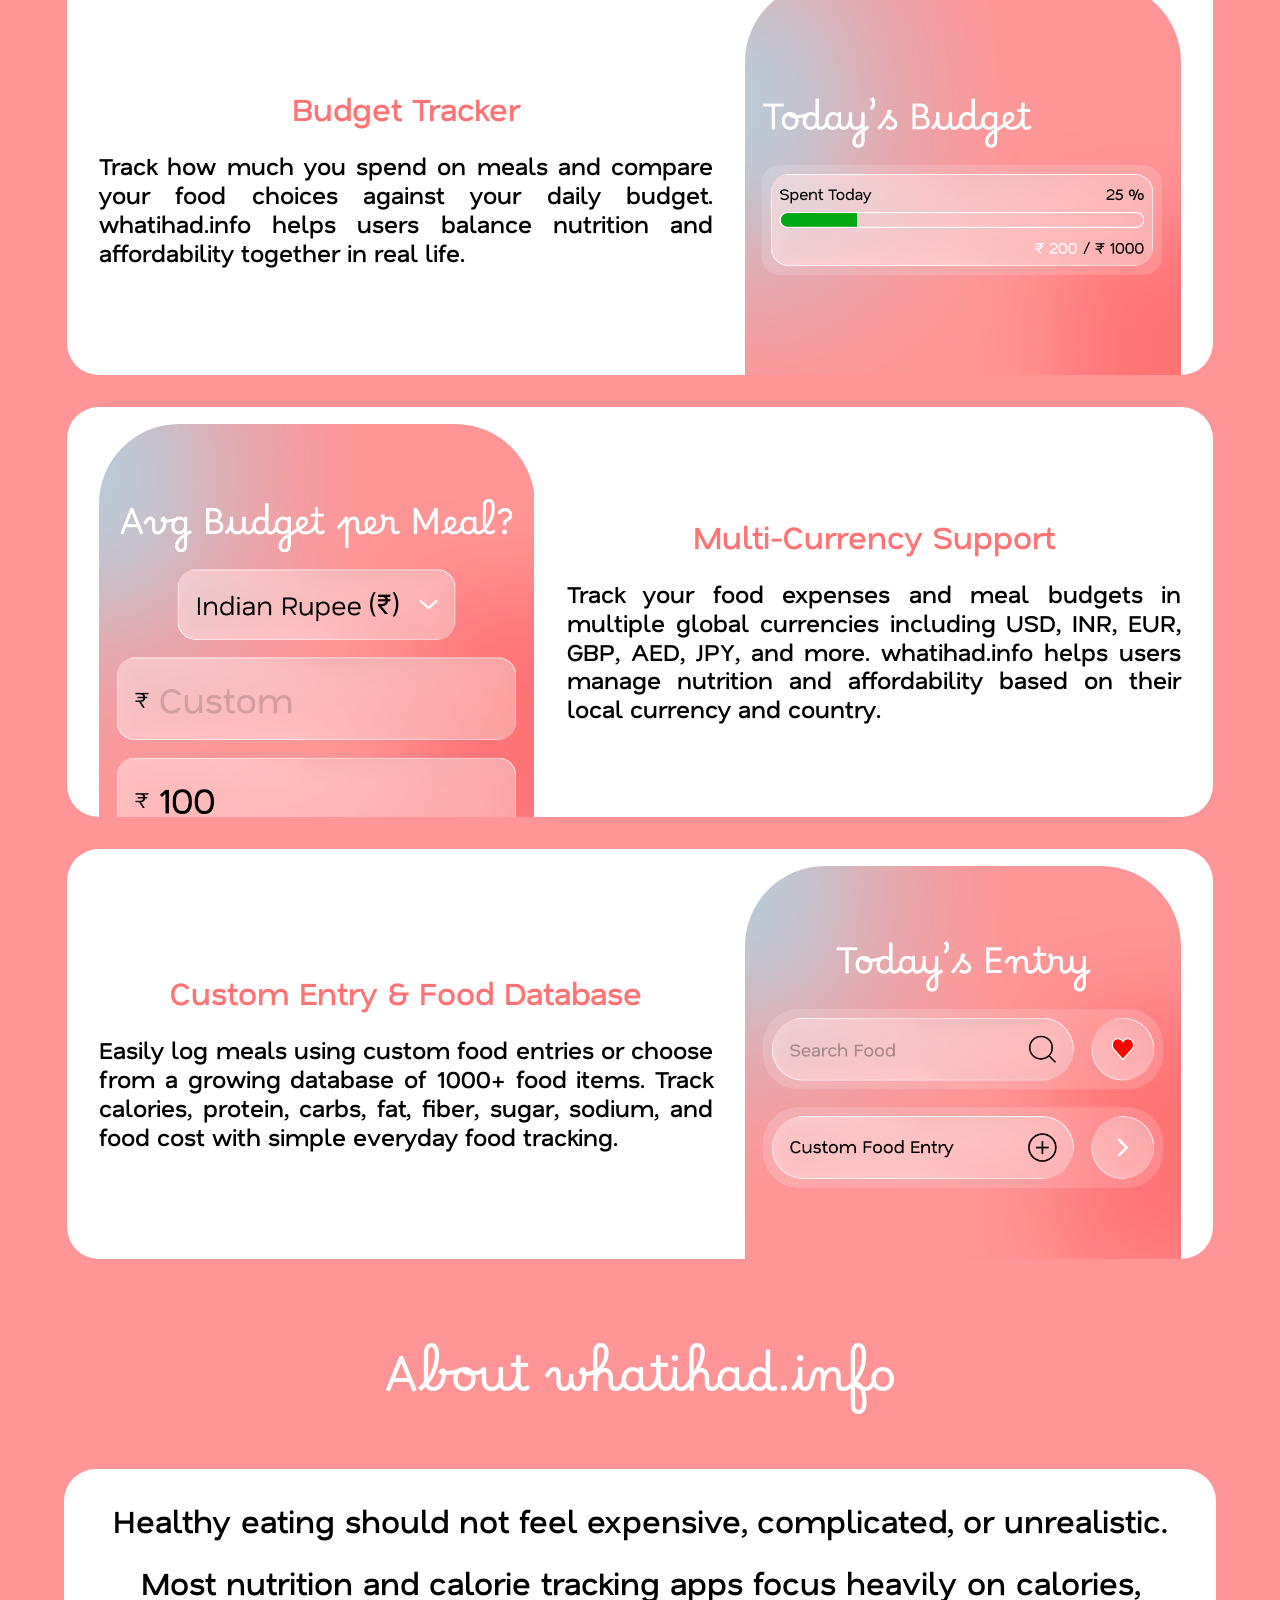
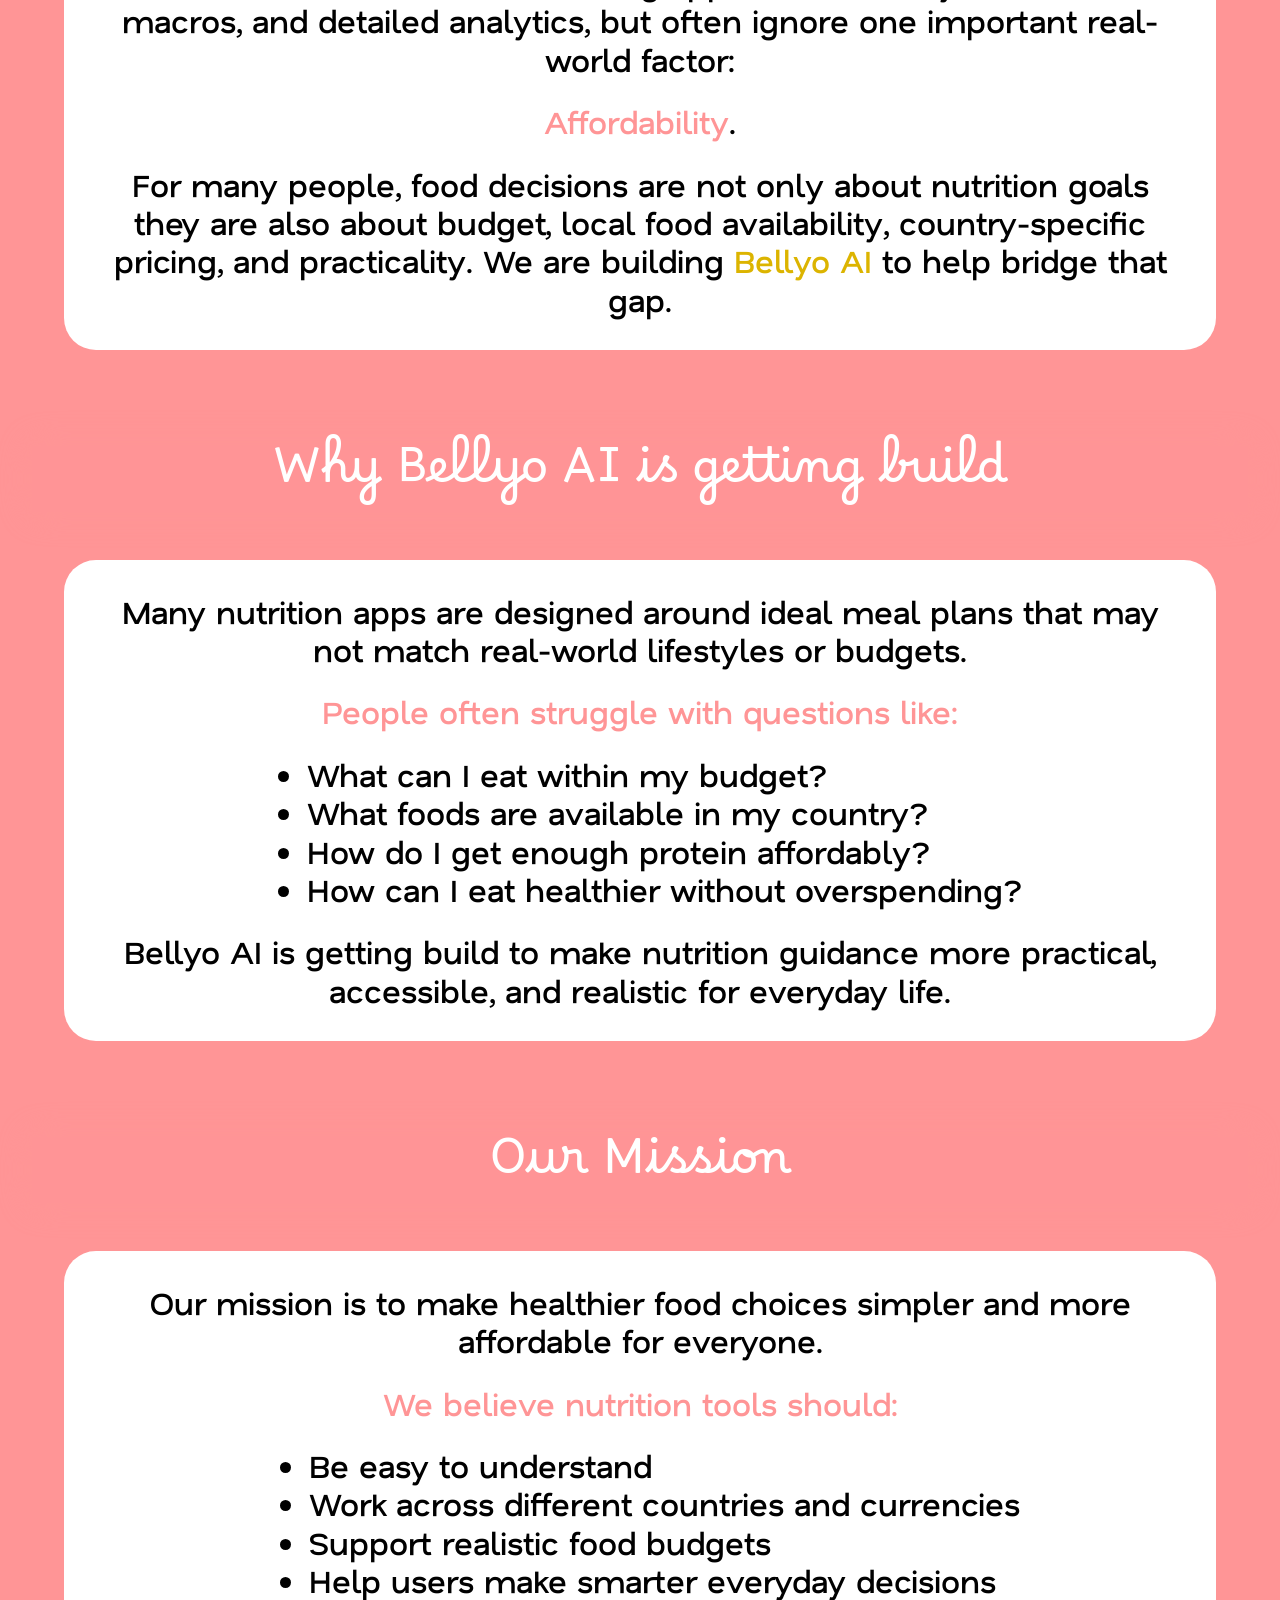
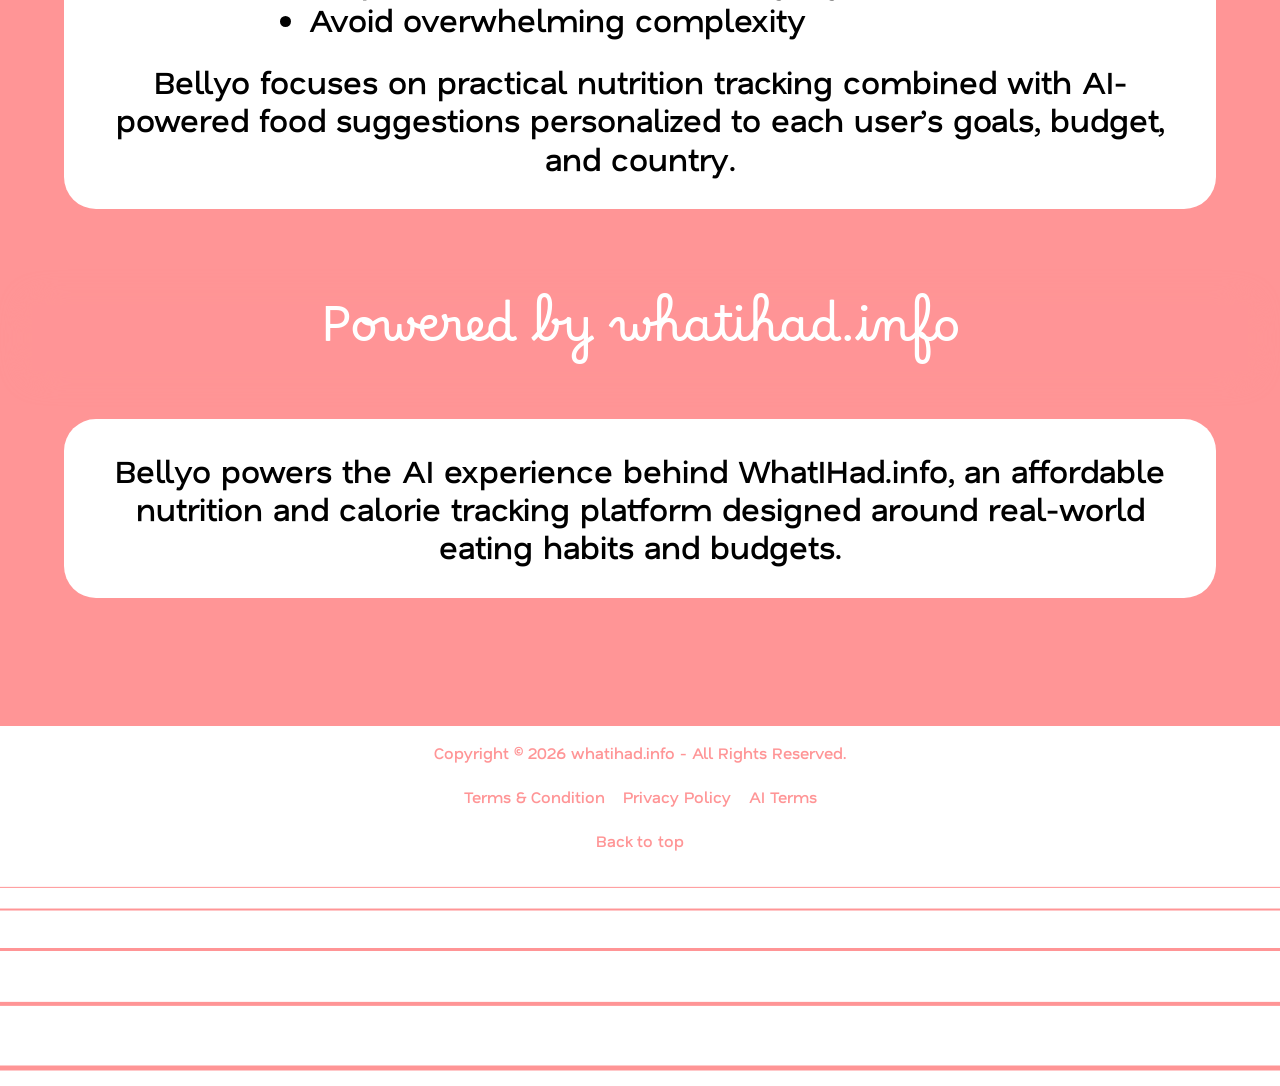
<file: about/index.html>
<!doctype html>
<html lang="en">
  <head>
    <meta charset="UTF-8" />
    <meta name="viewport" content="width=device-width, initial-scale=1.0" />
    <title>About WhatIHad.info | Features</title>
    <meta
      name="description"
      content="Learn about WhatIHad.info features including nutrition tracking, Bellyo AI food suggestions, budget tracking, multi-currency support, and simple food logging."
    />
    <link rel="canonical" href="https://whatihad.info/about" />
    <meta property="og:title" content="About WhatIHad.info | Features" />
    <meta
      property="og:description"
      content="Explore WhatIHad.info features for practical nutrition tracking, food budgeting, and AI-powered affordable meal suggestions."
    />
    <meta property="og:type" content="website" />
    <meta property="og:url" content="https://whatihad.info/about" />
    <meta property="og:site_name" content="whatihad.info" />
    <meta name="twitter:card" content="summary_large_image" />
    <meta name="twitter:title" content="About WhatIHad.info | Features" />
    <meta
      name="twitter:description"
      content="Explore WhatIHad.info features for practical nutrition tracking, food budgeting, and AI-powered affordable meal suggestions."
    />
    <script type="application/ld+json">
      {
        "@context": "https://schema.org",
        "@graph": [
          {
            "@type": "Organization",
            "@id": "https://whatihad.info/#organization",
            "name": "WhatIHad.info",
            "url": "https://whatihad.info/"
          },
          {
            "@type": "WebSite",
            "@id": "https://whatihad.info/#website",
            "url": "https://whatihad.info/",
            "name": "WhatIHad.info",
            "publisher": {
              "@id": "https://whatihad.info/#organization"
            }
          },
          {
            "@type": "AboutPage",
            "@id": "https://whatihad.info/about#webpage",
            "url": "https://whatihad.info/about",
            "name": "About WhatIHad.info | Features",
            "description": "Learn about WhatIHad.info features including nutrition tracking, Bellyo AI food suggestions, budget tracking, multi-currency support, and simple food logging.",
            "isPartOf": {
              "@id": "https://whatihad.info/#website"
            },
            "about": {
              "@id": "https://whatihad.info/#organization"
            }
          },
          {
            "@type": "SoftwareApplication",
            "@id": "https://whatihad.info/#app",
            "name": "WhatIHad.info",
            "applicationCategory": "HealthApplication",
            "operatingSystem": "Android, iOS, Web",
            "url": "https://whatihad.info/",
            "description": "AI-powered calorie and budget nutrition tracker with affordable meal suggestions powered by Bellyo.",
            "offers": {
              "@type": "Offer",
              "price": "0",
              "priceCurrency": "USD"
            },
            "featureList": [
              "Nutrition Tracking",
              "Bellyo AI Food Suggestions",
              "Budget Tracking",
              "Multi-Currency Support",
              "Custom Food Entry",
              "Food Database",
              "Affordable Nutrition"
            ]
          },
          {
            "@type": "BreadcrumbList",
            "@id": "https://whatihad.info/about#breadcrumb",
            "itemListElement": [
              {
                "@type": "ListItem",
                "position": 1,
                "name": "Home",
                "item": "https://whatihad.info/"
              },
              {
                "@type": "ListItem",
                "position": 2,
                "name": "About",
                "item": "https://whatihad.info/about"
              }
            ]
          }
        ]
      }
    </script>
    <link rel="preconnect" href="https://fonts.googleapis.com" />
    <link rel="preconnect" href="https://fonts.gstatic.com" crossorigin />
    <link
      href="https://fonts.googleapis.com/css2?family=Borel&family=Nata+Sans:wght@600&display=swap"
      rel="stylesheet"
    />
    <link rel="stylesheet" href="/styles.css" />
  </head>
  <body>
    <main class="page about-page">
      <svg class="grid-snakes" aria-hidden="true"></svg>
      <header class="site-header" aria-label="Main navigation">
        <a class="brand" href="/" aria-label="whatihad.info home">
          <img src="/assets/logo.svg" alt="whatihad.info" />
        </a>

        <nav class="nav-links" aria-label="Primary">
          <a href="/">Home</a>
          <a href="#">Blogs</a>
          <a class="active-about" href="/about" aria-current="page">About</a>
          <a href="/connect">Connect</a>
        </nav>

        <a class="download download-small" href="https://whatihadinfoapplication.netlify.app/">Try Application</a>
        <button class="menu-toggle" type="button" aria-controls="mobile-menu" aria-expanded="false" aria-label="Open menu">
          <span></span>
          <span></span>
          <span></span>
        </button>

        <nav class="mobile-menu" id="mobile-menu" aria-label="Mobile navigation">
          <a href="/">Home</a>
          <a href="#">Blogs</a>
          <a class="active-about" href="/about" aria-current="page">About</a>
          <a href="/connect">Connect</a>
          <a class="mobile-download" href="https://whatihadinfoapplication.netlify.app/">Try Application</a>
        </nav>
      </header>

      <section class="about-features" aria-labelledby="about-title">
        <h1 id="about-title"><span>Features</span></h1>

        <div class="stack-cards" data-stack-cards>
          <div class="feature-card-pin">
            <article class="feature-card feature-card-right">
              <div class="feature-copy">
                <h2>Nutritional Tracker</h2>
                <p>
                  Track the 8 nutrition basics that matter most in everyday food decisions: Calories, Protein, Carbs, Fat, Fiber, Sugar, Sodium, and Budget.
                </p>
                <p>
                  whatihad.info keeps daily nutrition goal Tracking simple, practical, and easy to understand without overwhelming users with unnecessary complexity.
                </p>
              </div>
              <div class="feature-phone feature-phone-crop feature-phone-nutrition">
                <img src="/assets/about/nutritional-tracker.png" alt="Nutritional tracker screen" />
              </div>
            </article>
          </div>

          <div class="feature-card-pin">
            <article class="feature-card feature-card-left">
              <div class="feature-phone feature-phone-crop feature-phone-ai">
                <img src="/assets/about/ai-food-suggestions.png" alt="Bellyo food suggestion screen" />
              </div>
              <div class="feature-copy">
                <p class="bellyo-word">Bellyo</p>
                <h2>AI Food Suggestions</h2>
                <p>
                  Get personalized meal suggestions powered by Bellyo AI based on your calorie goals, protein needs, country, and budget. The AI focuses on practical, affordable, and realistic food choices instead of generic diet plans.
                </p>
              </div>
            </article>
          </div>

          <div class="feature-card-pin">
            <article class="feature-card feature-card-right">
              <div class="feature-copy">
                <h2>Simple &amp; Beginner Friendly</h2>
                <p>
                  Built for simplicity with an easy-to-understand interface focused on everyday nutrition tracking.
                </p>
              </div>
              <div class="feature-phone feature-phone-simple">
                <img src="/assets/about/simple-beginner.png" alt="Simple beginner friendly screen" />
              </div>
            </article>
          </div>

          <div class="feature-card-pin">
            <article class="feature-card feature-card-right">
              <div class="feature-copy">
                <h2>Budget Tracker</h2>
                <p>
                  Track how much you spend on meals and compare your food choices against your daily budget. whatihad.info helps users balance nutrition and affordability together in real life.
                </p>
              </div>
              <div class="feature-phone feature-phone-crop feature-phone-budget">
                <img src="/assets/about/budget-tracker.png" alt="Budget tracker screen" />
              </div>
            </article>
          </div>

          <div class="feature-card-pin">
            <article class="feature-card feature-card-left">
              <div class="feature-phone feature-phone-crop feature-phone-currency">
                <img src="/assets/about/multi-currency.png" alt="Multi-currency budget screen" />
              </div>
              <div class="feature-copy">
                <h2>Multi-Currency Support</h2>
                <p>
                  Track your food expenses and meal budgets in multiple global currencies including USD, INR, EUR, GBP, AED, JPY, and more. whatihad.info helps users manage nutrition and affordability based on their local currency and country.
                </p>
              </div>
            </article>
          </div>

          <div class="feature-card-pin">
            <article class="feature-card feature-card-right">
              <div class="feature-copy">
                <h2>Custom Entry &amp; Food Database</h2>
                <p>
                  Easily log meals using custom food entries or choose from a growing database of 1000+ food items. Track calories, protein, carbs, fat, fiber, sugar, sodium, and food cost with simple everyday food tracking.
                </p>
              </div>
              <div class="feature-phone feature-phone-crop feature-phone-entry">
                <img src="/assets/about/custom-entry.png" alt="Custom food entry screen" />
              </div>
            </article>
          </div>
        </div>
      </section>

      <section class="about-story" aria-label="About whatihad.info">
        <article class="about-story-block">
          <h2>About whatihad.info</h2>
          <div class="about-story-card">
            <p>Healthy eating should not feel expensive, complicated, or unrealistic.</p>
            <p>Most nutrition and calorie tracking apps focus heavily on calories, macros, and detailed analytics, but often ignore one important real-world factor:</p>
            <p><span class="pink-text">Affordability</span>.</p>
            <p>
              For many people, food decisions are not only about nutrition goals they are also about budget, local food availability, country-specific pricing, and practicality. We are building <span class="gold-text">Bellyo AI</span> to help bridge that gap.
            </p>
          </div>
        </article>

        <article class="about-story-block">
          <h2>Why Bellyo AI is getting build</h2>
          <div class="about-story-card">
            <p>Many nutrition apps are designed around ideal meal plans that may not match real-world lifestyles or budgets.</p>
            <p><span class="pink-text">People often struggle with questions like:</span></p>
            <ul>
              <li>What can I eat within my budget?</li>
              <li>What foods are available in my country?</li>
              <li>How do I get enough protein affordably?</li>
              <li>How can I eat healthier without overspending?</li>
            </ul>
            <p>Bellyo AI is getting build to make nutrition guidance more practical, accessible, and realistic for everyday life.</p>
          </div>
        </article>

        <article class="about-story-block">
          <h2>Our Mission</h2>
          <div class="about-story-card">
            <p>Our mission is to make healthier food choices simpler and more affordable for everyone.</p>
            <p><span class="pink-text">We believe nutrition tools should:</span></p>
            <ul>
              <li>Be easy to understand</li>
              <li>Work across different countries and currencies</li>
              <li>Support realistic food budgets</li>
              <li>Help users make smarter everyday decisions</li>
              <li>Avoid overwhelming complexity</li>
            </ul>
            <p>Bellyo focuses on practical nutrition tracking combined with AI-powered food suggestions personalized to each user’s goals, budget, and country.</p>
          </div>
        </article>

        <article class="about-story-block">
          <h2>Powered by whatihad.info</h2>
          <div class="about-story-card">
            <p>Bellyo powers the AI experience behind WhatIHad.info, an affordable nutrition and calorie tracking platform designed around real-world eating habits and budgets.</p>
          </div>
        </article>
      </section>
    </main>

    <footer class="site-footer" aria-label="Footer">
      <div class="footer-content">
        <p class="footer-copyright">Copyright © 2026 whatihad.info - All Rights Reserved.</p>
        <nav class="footer-links" aria-label="Legal links">
          <a href="/terms_and_condition/">Terms &amp; Condition</a>
          <a href="/privacy_policy/">Privacy Policy</a>
          <a href="/AI_terms/">AI Terms</a>
        </nav>
        <button class="footer-top" type="button">Back to top</button>
      </div>
      <div class="footer-wave" aria-hidden="true">
        <div class="footer-wave-track"></div>
      </div>
    </footer>

    <script>
      (() => {
        const header = document.querySelector(".site-header");
        const menuToggle = document.querySelector(".menu-toggle");
        const mobileMenu = document.querySelector(".mobile-menu");
        const snakesSvg = document.querySelector(".grid-snakes");
        const footer = document.querySelector(".site-footer");
        const footerTop = document.querySelector(".footer-top");
        const footerWaveTrack = document.querySelector(".footer-wave-track");
        const footerWaveSegments = [];
        let footerWaveFrame = null;
        let footerWaveScrollForce = 0;
        let inertialScrollTarget = window.scrollY;
        let inertialScrollFrame = null;

        const maxScrollY = () => document.documentElement.scrollHeight - window.innerHeight;
        const stopInertialScroll = () => {
          if (!inertialScrollFrame) return;
          window.cancelAnimationFrame(inertialScrollFrame);
          inertialScrollFrame = null;
        };
        const runInertialScroll = () => {
          const distance = inertialScrollTarget - window.scrollY;
          if (Math.abs(distance) < 0.5) {
            window.scrollTo(0, inertialScrollTarget);
            inertialScrollFrame = null;
            return;
          }

          window.scrollTo(0, window.scrollY + distance * 0.16);
          inertialScrollFrame = window.requestAnimationFrame(runInertialScroll);
        };
        const inertialScrollBy = (deltaY) => {
          inertialScrollTarget = Math.max(0, Math.min(maxScrollY(), inertialScrollTarget + deltaY));
          if (!inertialScrollFrame) runInertialScroll();
        };

        const updateHeader = () => {
          header.classList.toggle("site-header-compact", window.scrollY > 24);
        };

        const setMenuOpen = (isOpen) => {
          menuToggle.classList.toggle("menu-toggle-open", isOpen);
          mobileMenu.classList.toggle("mobile-menu-open", isOpen);
          menuToggle.setAttribute("aria-expanded", String(isOpen));
          menuToggle.setAttribute("aria-label", isOpen ? "Close menu" : "Open menu");
        };

        menuToggle.addEventListener("click", () => {
          setMenuOpen(!mobileMenu.classList.contains("mobile-menu-open"));
        });

        mobileMenu.querySelectorAll("a").forEach((link) => {
          link.addEventListener("click", () => setMenuOpen(false));
        });

        for (let index = 0; index < 23; index += 1) {
          const segment = document.createElement("div");
          segment.className = "footer-wave-segment";
          segment.style.height = `${index + 1}px`;
          footerWaveTrack.appendChild(segment);
          footerWaveSegments.push(segment);
        }

        const animateFooterWave = () => {
          let t = 0;
          const animate = () => {
            let offset = 0;
            footerWaveSegments.forEach((segment, index) => {
              offset += Math.max(0, (20 + footerWaveScrollForce) * Math.sin((t + index) * 0.3));
              segment.style.transform = `translateY(${index + offset}px)`;
            });
            footerWaveScrollForce *= 0.92;
            t += 0.05;
            footerWaveFrame = window.requestAnimationFrame(animate);
          };
          animate();
        };

        const stopFooterWave = () => {
          if (!footerWaveFrame) return;
          window.cancelAnimationFrame(footerWaveFrame);
          footerWaveFrame = null;
        };

        const footerObserver = new IntersectionObserver(
          (entries) => {
            if (entries[0]?.isIntersecting) {
              if (!footerWaveFrame) animateFooterWave();
            } else {
              stopFooterWave();
            }
          },
          { threshold: 0.2 }
        );

        footerObserver.observe(footer);

        footerTop.addEventListener("click", () => {
          stopInertialScroll();
          inertialScrollTarget = 0;
          runInertialScroll();
        });

        updateHeader();
        let previousScrollY = window.scrollY;
        window.addEventListener("scroll", () => {
          const delta = Math.abs(window.scrollY - previousScrollY);
          previousScrollY = window.scrollY;
          footerWaveScrollForce = Math.min(44, footerWaveScrollForce + delta * 0.12);
          updateHeader();
        }, { passive: true });

        window.addEventListener(
          "wheel",
          (event) => {
            if (event.defaultPrevented || event.ctrlKey || event.metaKey) return;
            if (event.target.closest("input, textarea, select")) return;
            event.preventDefault();
            inertialScrollBy(event.deltaY);
          },
          { passive: false }
        );

        window.addEventListener(
          "keydown",
          (event) => {
            if (!["ArrowDown", "ArrowUp", "PageDown", "PageUp", "Home", "End", " "].includes(event.key)) return;
            stopInertialScroll();
            inertialScrollTarget = window.scrollY;
          },
          { passive: true }
        );

        const gridX = [
          32.5, 103.5, 118.5, 189.5, 205.5, 276.5, 292.5, 363.5, 379.5,
          450.5, 466.5, 537.5, 553.5, 624.5, 640.5, 711.5, 727.5, 798.5,
          814.5, 885.5, 901.5, 972.5, 988.5, 1059.5, 1075.5, 1146.5,
          1162.5, 1233.5, 1249.5, 1320.5, 1336.5, 1407.5,
        ];
        const gridY = [
          24.5, 69.5, 86.5, 132.5, 148.5, 193.5, 209.5, 256.5, 272.5,
          317.5, 334.5, 380.5, 396.5, 441.5, 457.5, 504.5, 520.5, 565.5,
          582.5, 628.5, 644.5, 689.5, 705.5, 752.5, 768.5, 813.5, 830.5,
          876.5, 892.5, 937.5, 953.5, 1000.5,
        ];
        const getGridOffsetX = () => (window.innerWidth - 1440) / 2;
        const pointToString = ([x, y]) => `${(x + getGridOffsetX()).toFixed(1)},${y.toFixed(1)}`;
        const routes = [
          [[gridX[0], gridY[7]], [gridX[6], gridY[7]], [gridX[6], gridY[10]], [gridX[13], gridY[10]], [gridX[13], gridY[16]], [gridX[21], gridY[16]], [gridX[21], gridY[21]], [gridX[31], gridY[21]]],
          [[gridX[31], gridY[19]], [gridX[26], gridY[19]], [gridX[26], gridY[14]], [gridX[18], gridY[14]], [gridX[18], gridY[9]], [gridX[10], gridY[9]], [gridX[10], gridY[4]], [gridX[1], gridY[4]]],
          [[gridX[16], gridY[15]], [gridX[20], gridY[15]], [gridX[20], gridY[22]], [gridX[24], gridY[22]], [gridX[24], gridY[27]], [gridX[14], gridY[27]], [gridX[14], gridY[18]], [gridX[8], gridY[18]], [gridX[8], gridY[25]]],
          [[gridX[3], gridY[2]], [gridX[8], gridY[2]], [gridX[8], gridY[8]], [gridX[15], gridY[8]], [gridX[15], gridY[13]], [gridX[22], gridY[13]], [gridX[22], gridY[18]]],
          [[gridX[30], gridY[5]], [gridX[25], gridY[5]], [gridX[25], gridY[11]], [gridX[17], gridY[11]], [gridX[17], gridY[17]], [gridX[11], gridY[17]], [gridX[11], gridY[23]]],
          [[gridX[12], gridY[30]], [gridX[18], gridY[30]], [gridX[18], gridY[24]], [gridX[23], gridY[24]], [gridX[23], gridY[20]], [gridX[29], gridY[20]], [gridX[29], gridY[15]]],
          [[gridX[0], gridY[28]], [gridX[5], gridY[28]], [gridX[5], gridY[24]], [gridX[9], gridY[24]], [gridX[9], gridY[19]], [gridX[16], gridY[19]], [gridX[16], gridY[12]]],
          [[gridX[31], gridY[29]], [gridX[27], gridY[29]], [gridX[27], gridY[25]], [gridX[19], gridY[25]], [gridX[19], gridY[21]], [gridX[12], gridY[21]], [gridX[12], gridY[14]]],
          [[gridX[15], gridY[0]], [gridX[15], gridY[6]], [gridX[20], gridY[6]], [gridX[20], gridY[12]], [gridX[28], gridY[12]], [gridX[28], gridY[17]], [gridX[23], gridY[17]]],
        ];
        const alignSnakesToGrid = () => {
          snakesSvg.setAttribute("viewBox", `0 0 ${window.innerWidth} ${window.innerHeight}`);
          snakesSvg.querySelectorAll(".grid-snake").forEach((path, index) => {
            path.setAttribute("points", routes[index].map(pointToString).join(" "));
          });
        };
        routes.forEach((route, index) => {
          const path = document.createElementNS("http://www.w3.org/2000/svg", "polyline");
          path.classList.add("grid-snake", `grid-snake-${index + 1}`);
          path.setAttribute("points", route.map(pointToString).join(" "));
          snakesSvg.appendChild(path);
        });
        alignSnakesToGrid();
        window.addEventListener("resize", alignSnakesToGrid);
      })();
    </script>
  </body>
</html>
</file>
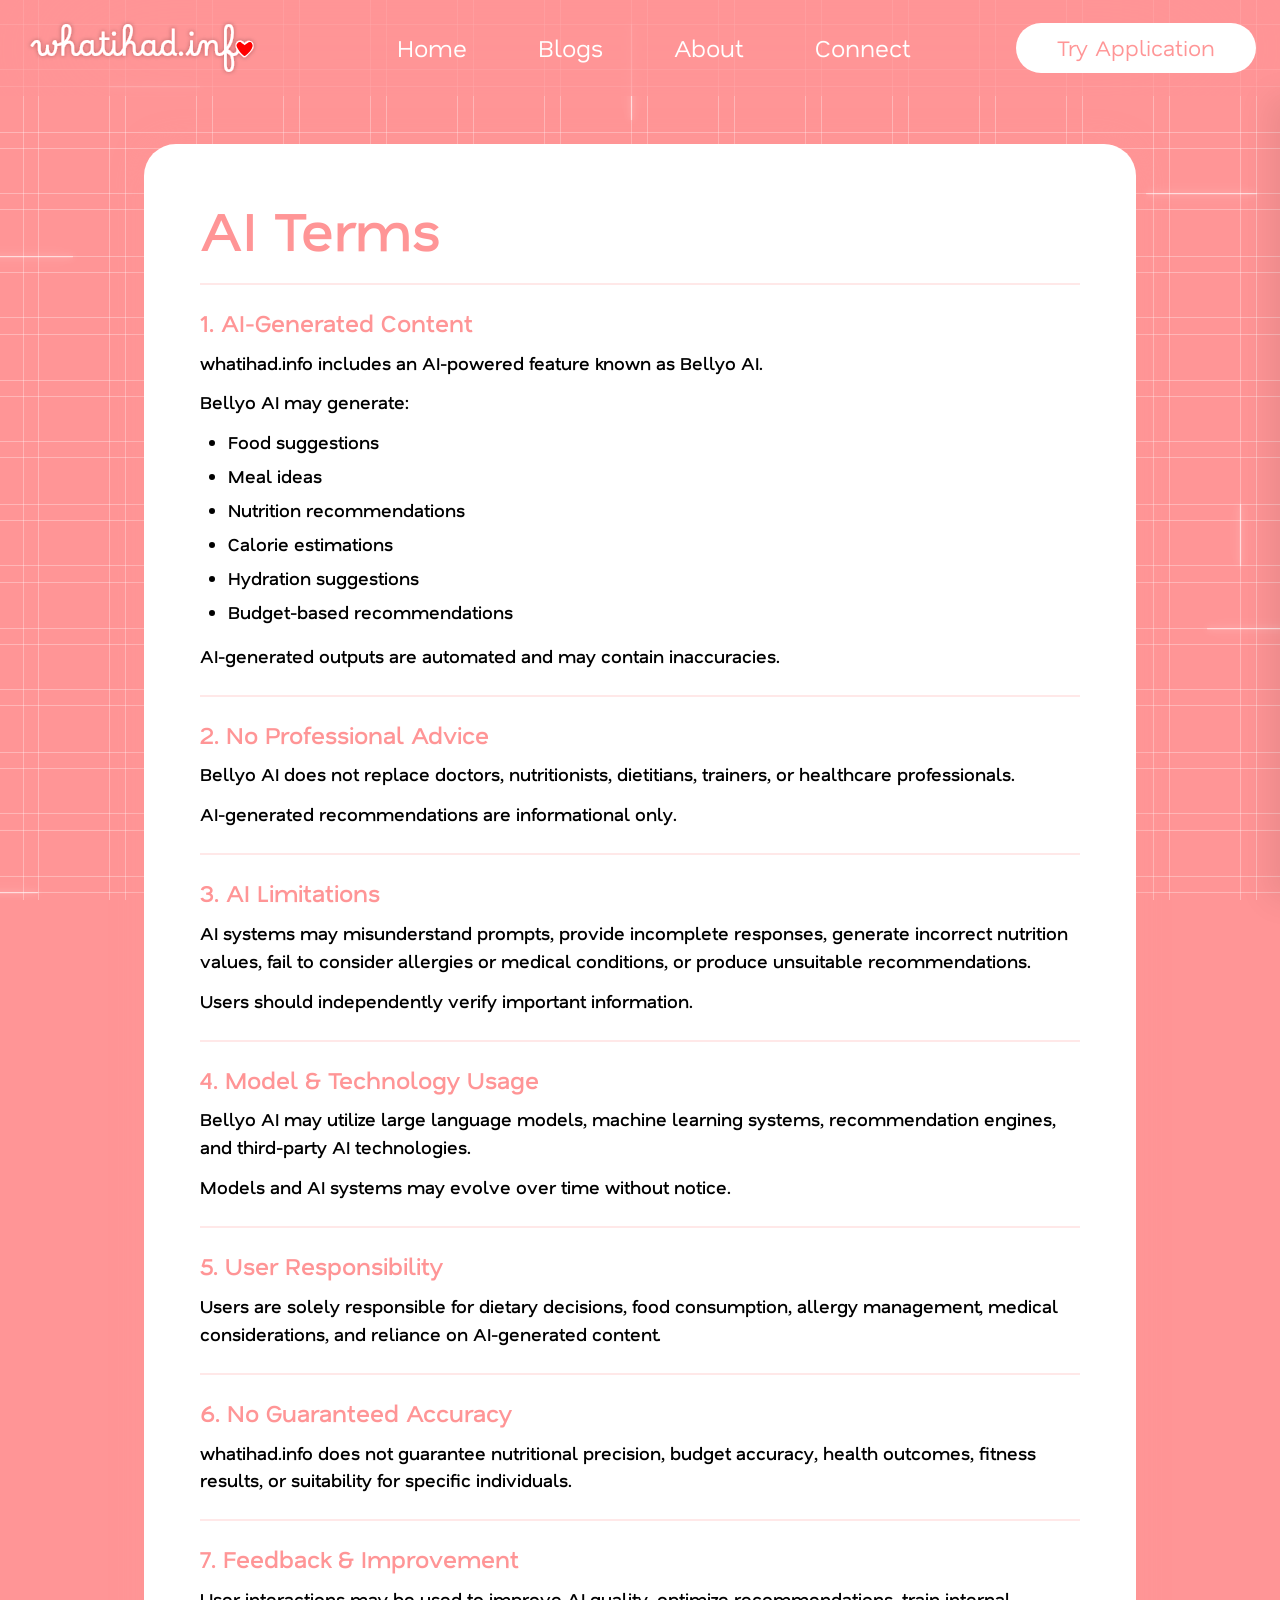
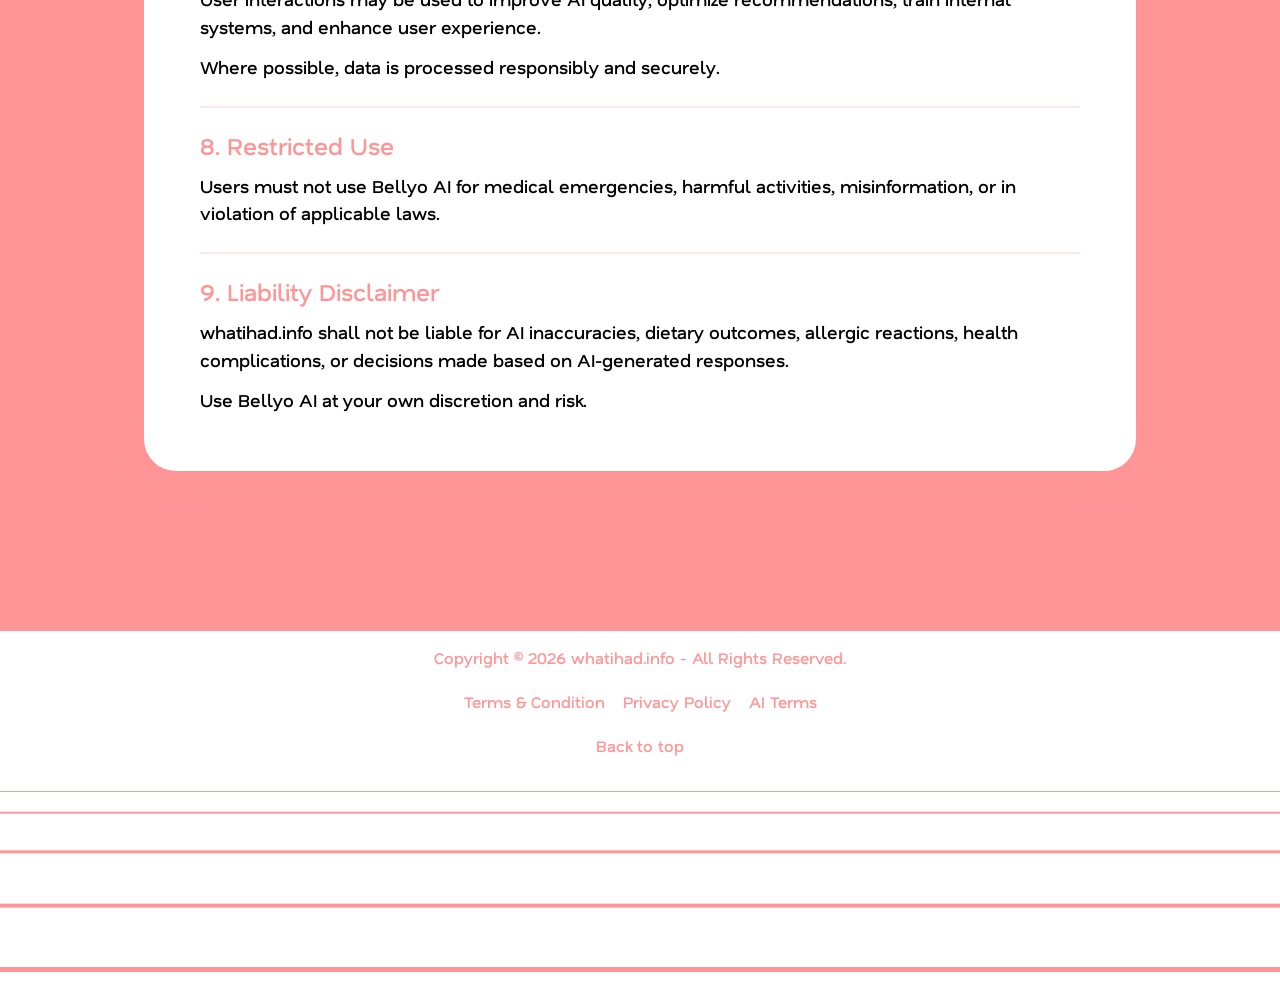
<file: AI_terms/index.html>
<!doctype html>
<html lang="en">
  <head>
    <meta charset="UTF-8" />
    <meta name="viewport" content="width=device-width, initial-scale=1.0" />
    <title>AI Terms | whatihad.info</title>
    <meta name="description" content="Read the AI Terms for Bellyo AI on whatihad.info, including AI-generated content, limitations, user responsibility, restricted use, and liability disclaimers." />
    <link rel="canonical" href="https://whatihad.info/AI_terms/" />
    <meta property="og:title" content="AI Terms | whatihad.info" />
    <meta property="og:description" content="Read the AI Terms for Bellyo AI on whatihad.info, including AI-generated content, limitations, user responsibility, restricted use, and liability disclaimers." />
    <meta property="og:type" content="website" />
    <meta property="og:url" content="https://whatihad.info/AI_terms/" />
    <meta property="og:site_name" content="whatihad.info" />
    <meta name="twitter:card" content="summary_large_image" />
    <meta name="twitter:title" content="AI Terms | whatihad.info" />
    <meta name="twitter:description" content="Read the AI Terms for Bellyo AI on whatihad.info, including AI-generated content, limitations, user responsibility, restricted use, and liability disclaimers." />
    <script type="application/ld+json">
      {
        "@context": "https://schema.org",
        "@graph": [
          {
            "@type": "Organization",
            "@id": "https://whatihad.info/#organization",
            "name": "WhatIHad.info",
            "url": "https://whatihad.info/",
            "email": "whatihad.info@gmail.com"
          },
          {
            "@type": "WebSite",
            "@id": "https://whatihad.info/#website",
            "url": "https://whatihad.info/",
            "name": "WhatIHad.info",
            "publisher": {
              "@id": "https://whatihad.info/#organization"
            }
          },
          {
            "@type": "WebPage",
            "@id": "https://whatihad.info/AI_terms/#webpage",
            "url": "https://whatihad.info/AI_terms/",
            "name": "AI Terms | whatihad.info",
            "description": "AI Terms for Bellyo AI on whatihad.info.",
            "isPartOf": {
              "@id": "https://whatihad.info/#website"
            }
          }
        ]
      }
    </script>
    <link rel="preconnect" href="https://fonts.googleapis.com" />
    <link rel="preconnect" href="https://fonts.gstatic.com" crossorigin />
    <link href="https://fonts.googleapis.com/css2?family=Borel&family=Nata+Sans:wght@600&display=swap" rel="stylesheet" />
    <link rel="stylesheet" href="/styles.css" />
  </head>
  <body>
    <main class="page legal-page">
      <svg class="grid-snakes" aria-hidden="true"></svg>
      <header class="site-header" aria-label="Main navigation">
        <a class="brand" href="/" aria-label="whatihad.info home">
          <img src="/assets/logo.svg" alt="whatihad.info" />
        </a>

        <nav class="nav-links" aria-label="Primary">
          <a href="/">Home</a>
          <a href="#">Blogs</a>
          <a href="/about">About</a>
          <a href="/connect">Connect</a>
        </nav>

        <a class="download download-small" href="https://whatihadinfoapplication.netlify.app/">Try Application</a>
        <button class="menu-toggle" type="button" aria-controls="mobile-menu" aria-expanded="false" aria-label="Open menu">
          <span></span>
          <span></span>
          <span></span>
        </button>

        <nav class="mobile-menu" id="mobile-menu" aria-label="Mobile navigation">
          <a href="/">Home</a>
          <a href="#">Blogs</a>
          <a href="/about">About</a>
          <a href="/connect">Connect</a>
          <a class="mobile-download" href="https://whatihadinfoapplication.netlify.app/">Try Application</a>
        </nav>
      </header>

      <section class="legal-section" aria-labelledby="ai-title">
        <article class="legal-document">
          <h1 id="ai-title"><span>AI Terms</span></h1>

          <section>
            <h2>1. AI-Generated Content</h2>
            <p>whatihad.info includes an AI-powered feature known as Bellyo AI.</p>
            <p>Bellyo AI may generate:</p>
            <ul>
              <li>Food suggestions</li>
              <li>Meal ideas</li>
              <li>Nutrition recommendations</li>
              <li>Calorie estimations</li>
              <li>Hydration suggestions</li>
              <li>Budget-based recommendations</li>
            </ul>
            <p>AI-generated outputs are automated and may contain inaccuracies.</p>
          </section>

          <section>
            <h2>2. No Professional Advice</h2>
            <p>Bellyo AI does not replace doctors, nutritionists, dietitians, trainers, or healthcare professionals.</p>
            <p>AI-generated recommendations are informational only.</p>
          </section>

          <section>
            <h2>3. AI Limitations</h2>
            <p>AI systems may misunderstand prompts, provide incomplete responses, generate incorrect nutrition values, fail to consider allergies or medical conditions, or produce unsuitable recommendations.</p>
            <p>Users should independently verify important information.</p>
          </section>

          <section>
            <h2>4. Model &amp; Technology Usage</h2>
            <p>Bellyo AI may utilize large language models, machine learning systems, recommendation engines, and third-party AI technologies.</p>
            <p>Models and AI systems may evolve over time without notice.</p>
          </section>

          <section>
            <h2>5. User Responsibility</h2>
            <p>Users are solely responsible for dietary decisions, food consumption, allergy management, medical considerations, and reliance on AI-generated content.</p>
          </section>

          <section>
            <h2>6. No Guaranteed Accuracy</h2>
            <p>whatihad.info does not guarantee nutritional precision, budget accuracy, health outcomes, fitness results, or suitability for specific individuals.</p>
          </section>

          <section>
            <h2>7. Feedback &amp; Improvement</h2>
            <p>User interactions may be used to improve AI quality, optimize recommendations, train internal systems, and enhance user experience.</p>
            <p>Where possible, data is processed responsibly and securely.</p>
          </section>

          <section>
            <h2>8. Restricted Use</h2>
            <p>Users must not use Bellyo AI for medical emergencies, harmful activities, misinformation, or in violation of applicable laws.</p>
          </section>

          <section>
            <h2>9. Liability Disclaimer</h2>
            <p>whatihad.info shall not be liable for AI inaccuracies, dietary outcomes, allergic reactions, health complications, or decisions made based on AI-generated responses.</p>
            <p>Use Bellyo AI at your own discretion and risk.</p>
          </section>
        </article>
      </section>
    </main>

    <footer class="site-footer" aria-label="Footer">
      <div class="footer-content">
        <p class="footer-copyright">Copyright © 2026 whatihad.info - All Rights Reserved.</p>
        <nav class="footer-links" aria-label="Legal links">
          <a href="/terms_and_condition/">Terms &amp; Condition</a>
          <a href="/privacy_policy/">Privacy Policy</a>
          <a href="/AI_terms/">AI Terms</a>
        </nav>
        <button class="footer-top" type="button">Back to top</button>
      </div>
      <div class="footer-wave" aria-hidden="true">
        <div class="footer-wave-track"></div>
      </div>
    </footer>

    <script src="/legal-page.js"></script>
  </body>
</html>
</file>
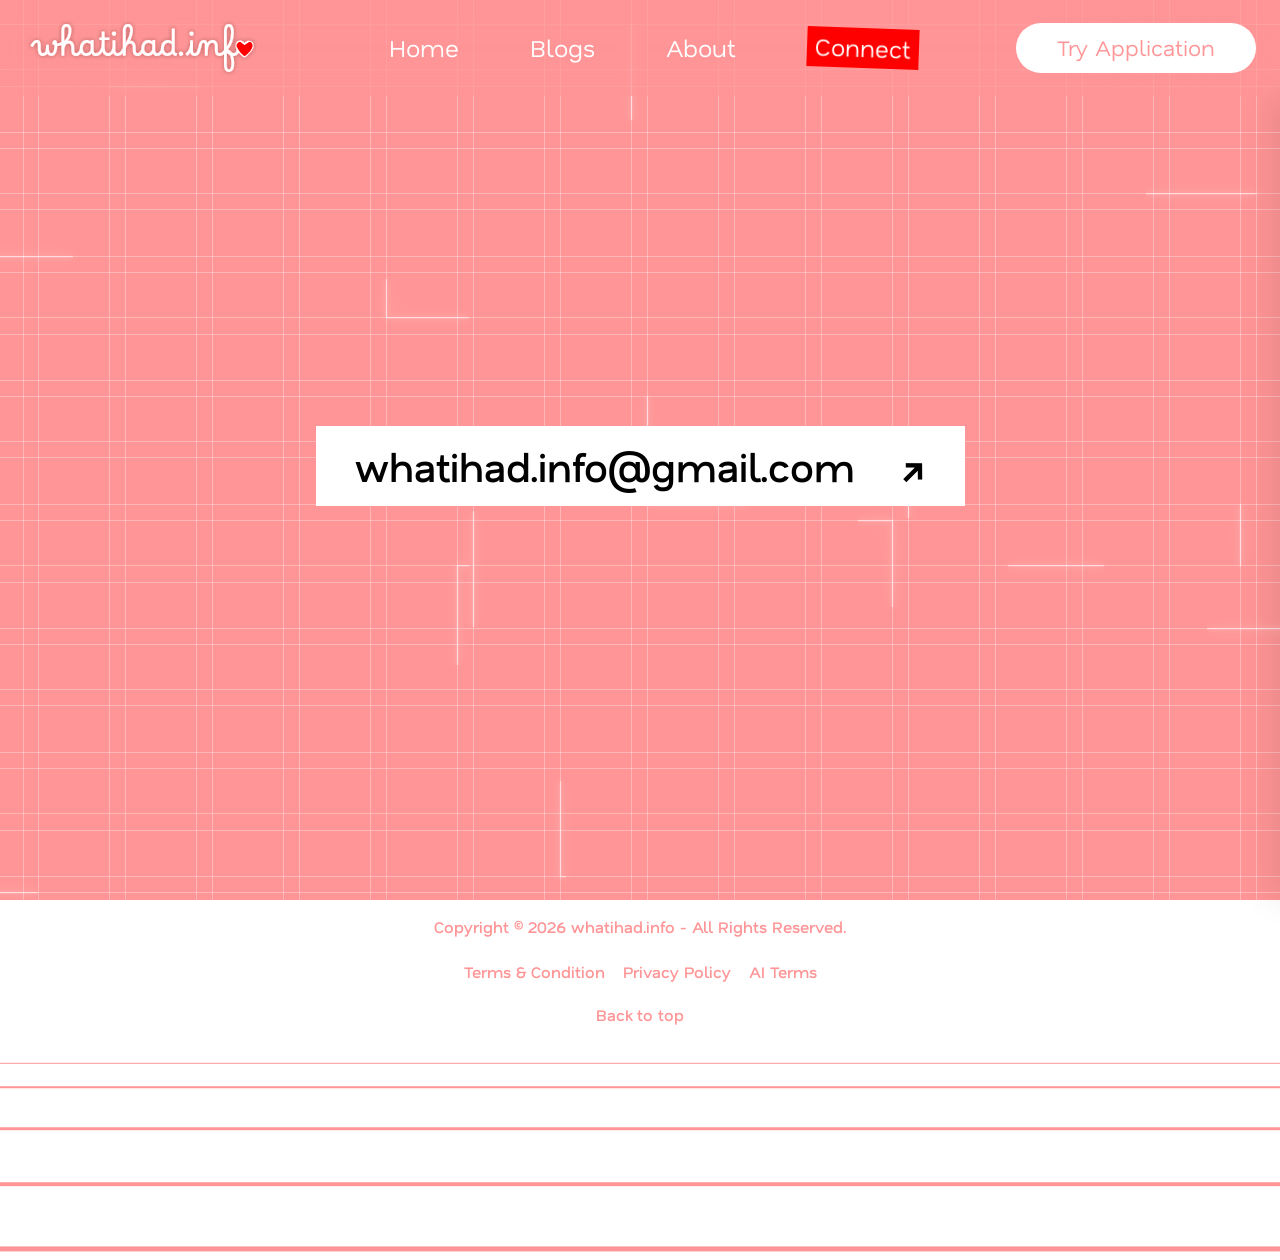
<file: connect/index.html>
<!doctype html>
<html lang="en">
  <head>
    <meta charset="UTF-8" />
    <meta name="viewport" content="width=device-width, initial-scale=1.0" />
    <title>Connect | whatihad.info</title>
    <meta name="description" content="Connect with whatihad.info by email for questions, updates, and Bellyo AI product information." />
    <link rel="canonical" href="https://whatihad.info/connect" />
    <meta property="og:title" content="Connect | whatihad.info" />
    <meta property="og:description" content="Connect with whatihad.info by email for questions, updates, and Bellyo AI product information." />
    <meta property="og:type" content="website" />
    <meta property="og:url" content="https://whatihad.info/connect" />
    <meta property="og:site_name" content="whatihad.info" />
    <meta name="twitter:card" content="summary_large_image" />
    <meta name="twitter:title" content="Connect | whatihad.info" />
    <meta name="twitter:description" content="Connect with whatihad.info by email for questions, updates, and Bellyo AI product information." />
    <script type="application/ld+json">
      {
        "@context": "https://schema.org",
        "@graph": [
          {
            "@type": "Organization",
            "@id": "https://whatihad.info/#organization",
            "name": "WhatIHad.info",
            "url": "https://whatihad.info/",
            "email": "whatihad.info@gmail.com"
          },
          {
            "@type": "WebSite",
            "@id": "https://whatihad.info/#website",
            "url": "https://whatihad.info/",
            "name": "WhatIHad.info",
            "publisher": {
              "@id": "https://whatihad.info/#organization"
            }
          },
          {
            "@type": "ContactPage",
            "@id": "https://whatihad.info/connect#webpage",
            "url": "https://whatihad.info/connect",
            "name": "Connect | whatihad.info",
            "description": "Connect with whatihad.info by email for questions, updates, and Bellyo AI product information.",
            "isPartOf": {
              "@id": "https://whatihad.info/#website"
            },
            "about": {
              "@id": "https://whatihad.info/#organization"
            }
          }
        ]
      }
    </script>
    <link rel="preconnect" href="https://fonts.googleapis.com" />
    <link rel="preconnect" href="https://fonts.gstatic.com" crossorigin />
    <link
      href="https://fonts.googleapis.com/css2?family=Borel&family=Nata+Sans:wght@600&display=swap"
      rel="stylesheet"
    />
    <link rel="stylesheet" href="/styles.css" />
  </head>
  <body>
    <main class="page connect-page">
      <svg class="grid-snakes" aria-hidden="true"></svg>
      <header class="site-header" aria-label="Main navigation">
        <a class="brand" href="/" aria-label="whatihad.info home">
          <img src="/assets/logo.svg" alt="whatihad.info" />
        </a>

        <nav class="nav-links" aria-label="Primary">
          <a href="/">Home</a>
          <a href="#">Blogs</a>
          <a href="/about">About</a>
          <a href="/connect" aria-current="page">Connect</a>
        </nav>

        <a class="download download-small" href="https://whatihadinfoapplication.netlify.app/">Try Application</a>
        <button class="menu-toggle" type="button" aria-controls="mobile-menu" aria-expanded="false" aria-label="Open menu">
          <span></span>
          <span></span>
          <span></span>
        </button>

        <nav class="mobile-menu" id="mobile-menu" aria-label="Mobile navigation">
          <a href="/">Home</a>
          <a href="#">Blogs</a>
          <a href="/about">About</a>
          <a href="/connect" aria-current="page">Connect</a>
          <a class="mobile-download" href="https://whatihadinfoapplication.netlify.app/">Try Application</a>
        </nav>
      </header>

      <section class="connect-section" aria-label="Connect with whatihad.info">
        <a class="connect-email" href="mailto:whatihad.info@gmail.com" aria-label="Email whatihad.info@gmail.com">
          <span>whatihad.info@gmail.com</span>
          <span class="connect-arrow" aria-hidden="true">↗</span>
        </a>
      </section>
    </main>

    <footer class="site-footer" aria-label="Footer">
      <div class="footer-content">
        <p class="footer-copyright">Copyright © 2026 whatihad.info - All Rights Reserved.</p>
        <nav class="footer-links" aria-label="Legal links">
          <a href="/terms_and_condition/">Terms &amp; Condition</a>
          <a href="/privacy_policy/">Privacy Policy</a>
          <a href="/AI_terms/">AI Terms</a>
        </nav>
        <button class="footer-top" type="button">Back to top</button>
      </div>
      <div class="footer-wave" aria-hidden="true">
        <div class="footer-wave-track"></div>
      </div>
    </footer>

    <script>
      (() => {
        const header = document.querySelector(".site-header");
        const menuToggle = document.querySelector(".menu-toggle");
        const mobileMenu = document.querySelector(".mobile-menu");
        const snakesSvg = document.querySelector(".grid-snakes");
        const footer = document.querySelector(".site-footer");
        const footerTop = document.querySelector(".footer-top");
        const footerWaveTrack = document.querySelector(".footer-wave-track");
        const footerWaveSegments = [];
        let footerWaveFrame = null;
        let footerWaveScrollForce = 0;
        let inertialScrollTarget = window.scrollY;
        let inertialScrollFrame = null;

        const maxScrollY = () => document.documentElement.scrollHeight - window.innerHeight;
        const stopInertialScroll = () => {
          if (!inertialScrollFrame) return;
          window.cancelAnimationFrame(inertialScrollFrame);
          inertialScrollFrame = null;
        };
        const runInertialScroll = () => {
          const distance = inertialScrollTarget - window.scrollY;
          if (Math.abs(distance) < 0.5) {
            window.scrollTo(0, inertialScrollTarget);
            inertialScrollFrame = null;
            return;
          }
          window.scrollTo(0, window.scrollY + distance * 0.16);
          inertialScrollFrame = window.requestAnimationFrame(runInertialScroll);
        };
        const inertialScrollBy = (deltaY) => {
          inertialScrollTarget = Math.max(0, Math.min(maxScrollY(), inertialScrollTarget + deltaY));
          if (!inertialScrollFrame) runInertialScroll();
        };
        const updateHeader = () => {
          header.classList.toggle("site-header-compact", window.scrollY > 24);
        };
        const setMenuOpen = (isOpen) => {
          menuToggle.classList.toggle("menu-toggle-open", isOpen);
          mobileMenu.classList.toggle("mobile-menu-open", isOpen);
          menuToggle.setAttribute("aria-expanded", String(isOpen));
          menuToggle.setAttribute("aria-label", isOpen ? "Close menu" : "Open menu");
        };

        menuToggle.addEventListener("click", () => {
          setMenuOpen(!mobileMenu.classList.contains("mobile-menu-open"));
        });
        mobileMenu.querySelectorAll("a").forEach((link) => {
          link.addEventListener("click", () => setMenuOpen(false));
        });

        for (let index = 0; index < 23; index += 1) {
          const segment = document.createElement("div");
          segment.className = "footer-wave-segment";
          segment.style.height = `${index + 1}px`;
          footerWaveTrack.appendChild(segment);
          footerWaveSegments.push(segment);
        }

        const animateFooterWave = () => {
          let t = 0;
          const animate = () => {
            let offset = 0;
            footerWaveSegments.forEach((segment, index) => {
              offset += Math.max(0, (20 + footerWaveScrollForce) * Math.sin((t + index) * 0.3));
              segment.style.transform = `translateY(${index + offset}px)`;
            });
            footerWaveScrollForce *= 0.92;
            t += 0.05;
            footerWaveFrame = window.requestAnimationFrame(animate);
          };
          animate();
        };
        const stopFooterWave = () => {
          if (!footerWaveFrame) return;
          window.cancelAnimationFrame(footerWaveFrame);
          footerWaveFrame = null;
        };
        const footerObserver = new IntersectionObserver(
          (entries) => {
            if (entries[0]?.isIntersecting) {
              if (!footerWaveFrame) animateFooterWave();
            } else {
              stopFooterWave();
            }
          },
          { threshold: 0.2 }
        );
        footerObserver.observe(footer);

        const scrollToPageTop = () => {
          stopInertialScroll();
          inertialScrollTarget = 0;
          window.scrollTo({ top: 0, left: 0, behavior: "smooth" });
          window.setTimeout(() => {
            inertialScrollTarget = 0;
            if (window.scrollY > 2) window.scrollTo(0, 0);
          }, 450);
        };
        footerTop.addEventListener("click", scrollToPageTop);

        updateHeader();
        let previousScrollY = window.scrollY;
        window.addEventListener("scroll", () => {
          const delta = Math.abs(window.scrollY - previousScrollY);
          previousScrollY = window.scrollY;
          footerWaveScrollForce = Math.min(44, footerWaveScrollForce + delta * 0.12);
          updateHeader();
        }, { passive: true });
        window.addEventListener(
          "wheel",
          (event) => {
            if (event.defaultPrevented || event.ctrlKey || event.metaKey) return;
            if (event.target.closest("input, textarea, select")) return;
            event.preventDefault();
            inertialScrollBy(event.deltaY);
          },
          { passive: false }
        );
        window.addEventListener(
          "keydown",
          (event) => {
            if (!["ArrowDown", "ArrowUp", "PageDown", "PageUp", "Home", "End", " "].includes(event.key)) return;
            stopInertialScroll();
            inertialScrollTarget = window.scrollY;
          },
          { passive: true }
        );

        const gridX = [
          32.5, 103.5, 118.5, 189.5, 205.5, 276.5, 292.5, 363.5, 379.5,
          450.5, 466.5, 537.5, 553.5, 624.5, 640.5, 711.5, 727.5, 798.5,
          814.5, 885.5, 901.5, 972.5, 988.5, 1059.5, 1075.5, 1146.5,
          1162.5, 1233.5, 1249.5, 1320.5, 1336.5, 1407.5,
        ];
        const gridY = [
          24.5, 69.5, 86.5, 132.5, 148.5, 193.5, 209.5, 256.5, 272.5,
          317.5, 334.5, 380.5, 396.5, 441.5, 457.5, 504.5, 520.5, 565.5,
          582.5, 628.5, 644.5, 689.5, 705.5, 752.5, 768.5, 813.5, 830.5,
          876.5, 892.5, 937.5, 953.5, 1000.5,
        ];
        const getGridOffsetX = () => (window.innerWidth - 1440) / 2;
        const pointToString = ([x, y]) => `${(x + getGridOffsetX()).toFixed(1)},${y.toFixed(1)}`;
        const routes = [
          [[gridX[0], gridY[7]], [gridX[6], gridY[7]], [gridX[6], gridY[10]], [gridX[13], gridY[10]], [gridX[13], gridY[16]], [gridX[21], gridY[16]], [gridX[21], gridY[21]], [gridX[31], gridY[21]]],
          [[gridX[31], gridY[19]], [gridX[26], gridY[19]], [gridX[26], gridY[14]], [gridX[18], gridY[14]], [gridX[18], gridY[9]], [gridX[10], gridY[9]], [gridX[10], gridY[4]], [gridX[1], gridY[4]]],
          [[gridX[16], gridY[15]], [gridX[20], gridY[15]], [gridX[20], gridY[22]], [gridX[24], gridY[22]], [gridX[24], gridY[27]], [gridX[14], gridY[27]], [gridX[14], gridY[18]], [gridX[8], gridY[18]], [gridX[8], gridY[25]]],
          [[gridX[3], gridY[2]], [gridX[8], gridY[2]], [gridX[8], gridY[8]], [gridX[15], gridY[8]], [gridX[15], gridY[13]], [gridX[22], gridY[13]], [gridX[22], gridY[18]]],
          [[gridX[30], gridY[5]], [gridX[25], gridY[5]], [gridX[25], gridY[11]], [gridX[17], gridY[11]], [gridX[17], gridY[17]], [gridX[11], gridY[17]], [gridX[11], gridY[23]]],
          [[gridX[12], gridY[30]], [gridX[18], gridY[30]], [gridX[18], gridY[24]], [gridX[23], gridY[24]], [gridX[23], gridY[20]], [gridX[29], gridY[20]], [gridX[29], gridY[15]]],
          [[gridX[0], gridY[28]], [gridX[5], gridY[28]], [gridX[5], gridY[24]], [gridX[9], gridY[24]], [gridX[9], gridY[19]], [gridX[16], gridY[19]], [gridX[16], gridY[12]]],
          [[gridX[31], gridY[29]], [gridX[27], gridY[29]], [gridX[27], gridY[25]], [gridX[19], gridY[25]], [gridX[19], gridY[21]], [gridX[12], gridY[21]], [gridX[12], gridY[14]]],
          [[gridX[15], gridY[0]], [gridX[15], gridY[6]], [gridX[20], gridY[6]], [gridX[20], gridY[12]], [gridX[28], gridY[12]], [gridX[28], gridY[17]], [gridX[23], gridY[17]]],
        ];
        const alignSnakesToGrid = () => {
          snakesSvg.setAttribute("viewBox", `0 0 ${window.innerWidth} ${window.innerHeight}`);
          snakesSvg.querySelectorAll(".grid-snake").forEach((path, index) => {
            path.setAttribute("points", routes[index].map(pointToString).join(" "));
          });
        };
        routes.forEach((route, index) => {
          const path = document.createElementNS("http://www.w3.org/2000/svg", "polyline");
          path.classList.add("grid-snake", `grid-snake-${index + 1}`);
          path.setAttribute("points", route.map(pointToString).join(" "));
          snakesSvg.appendChild(path);
        });
        alignSnakesToGrid();
        window.addEventListener("resize", alignSnakesToGrid);
      })();
    </script>
  </body>
</html>
</file>
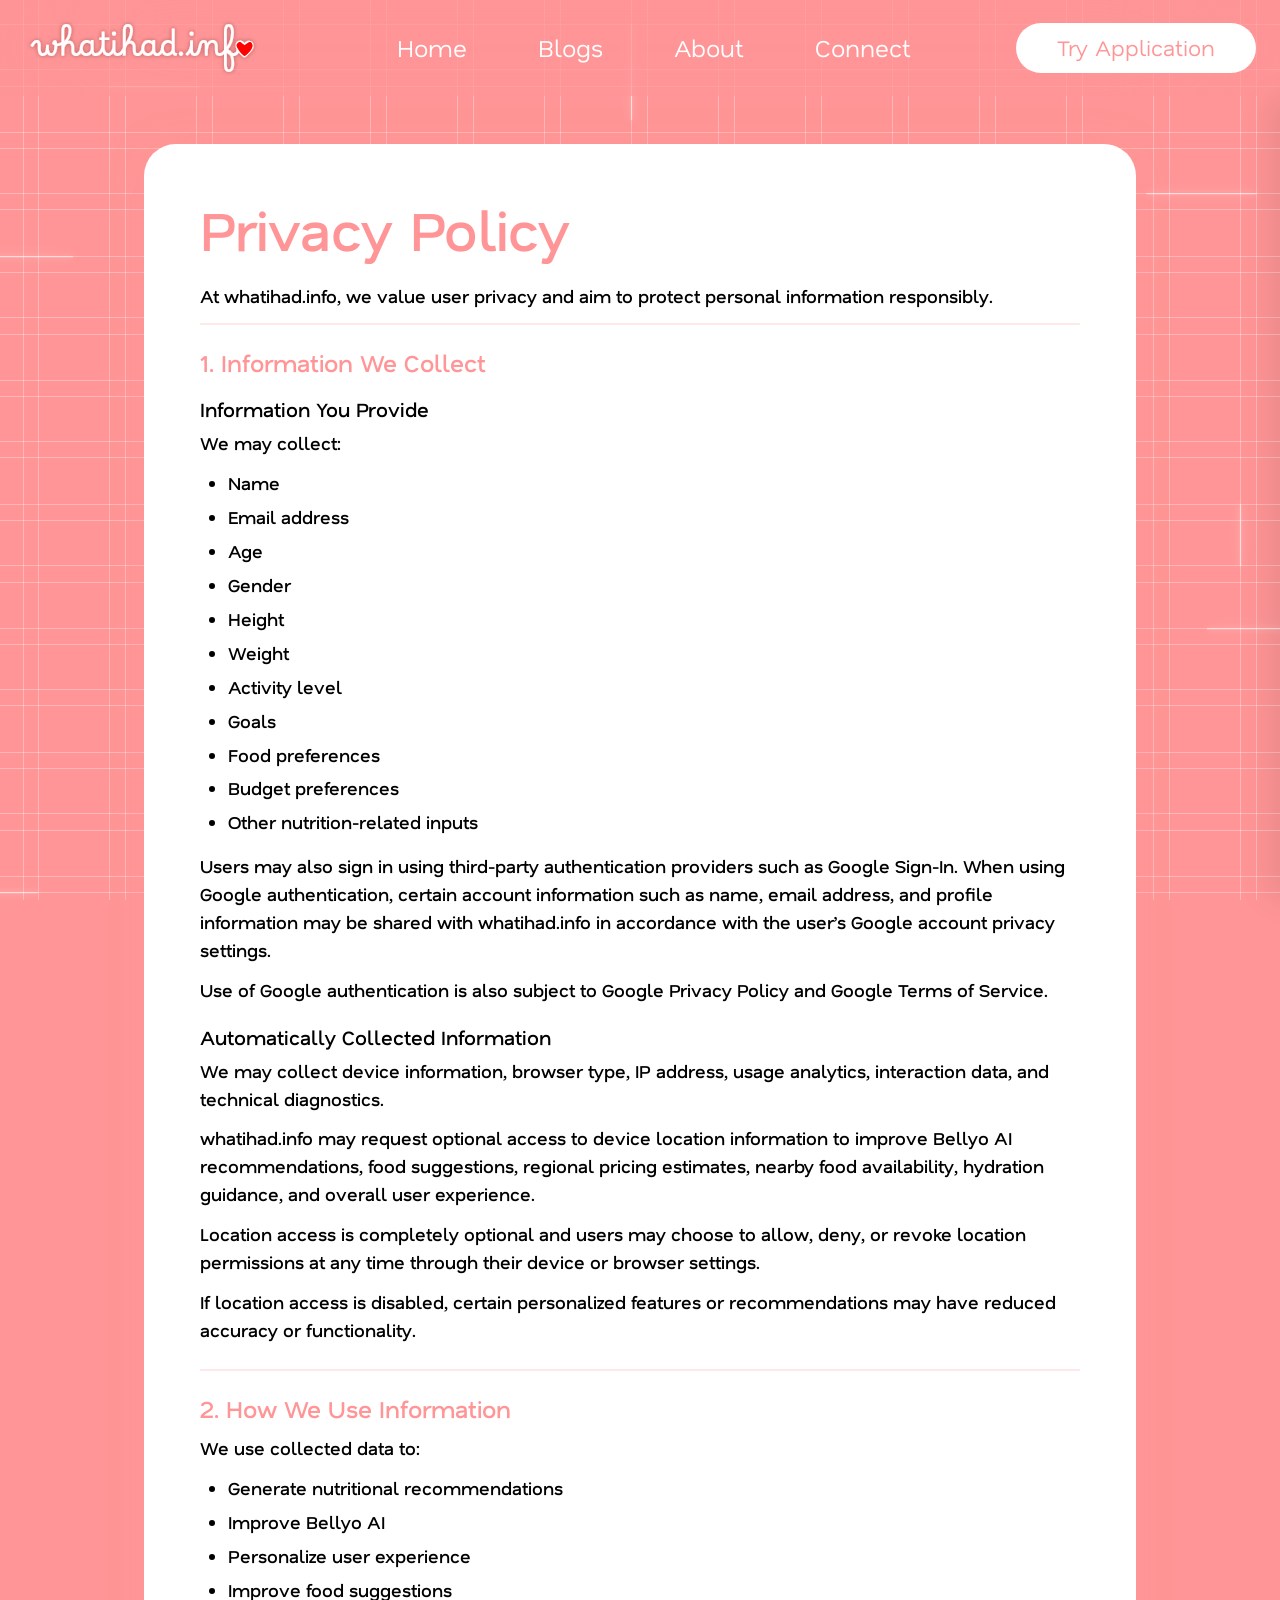
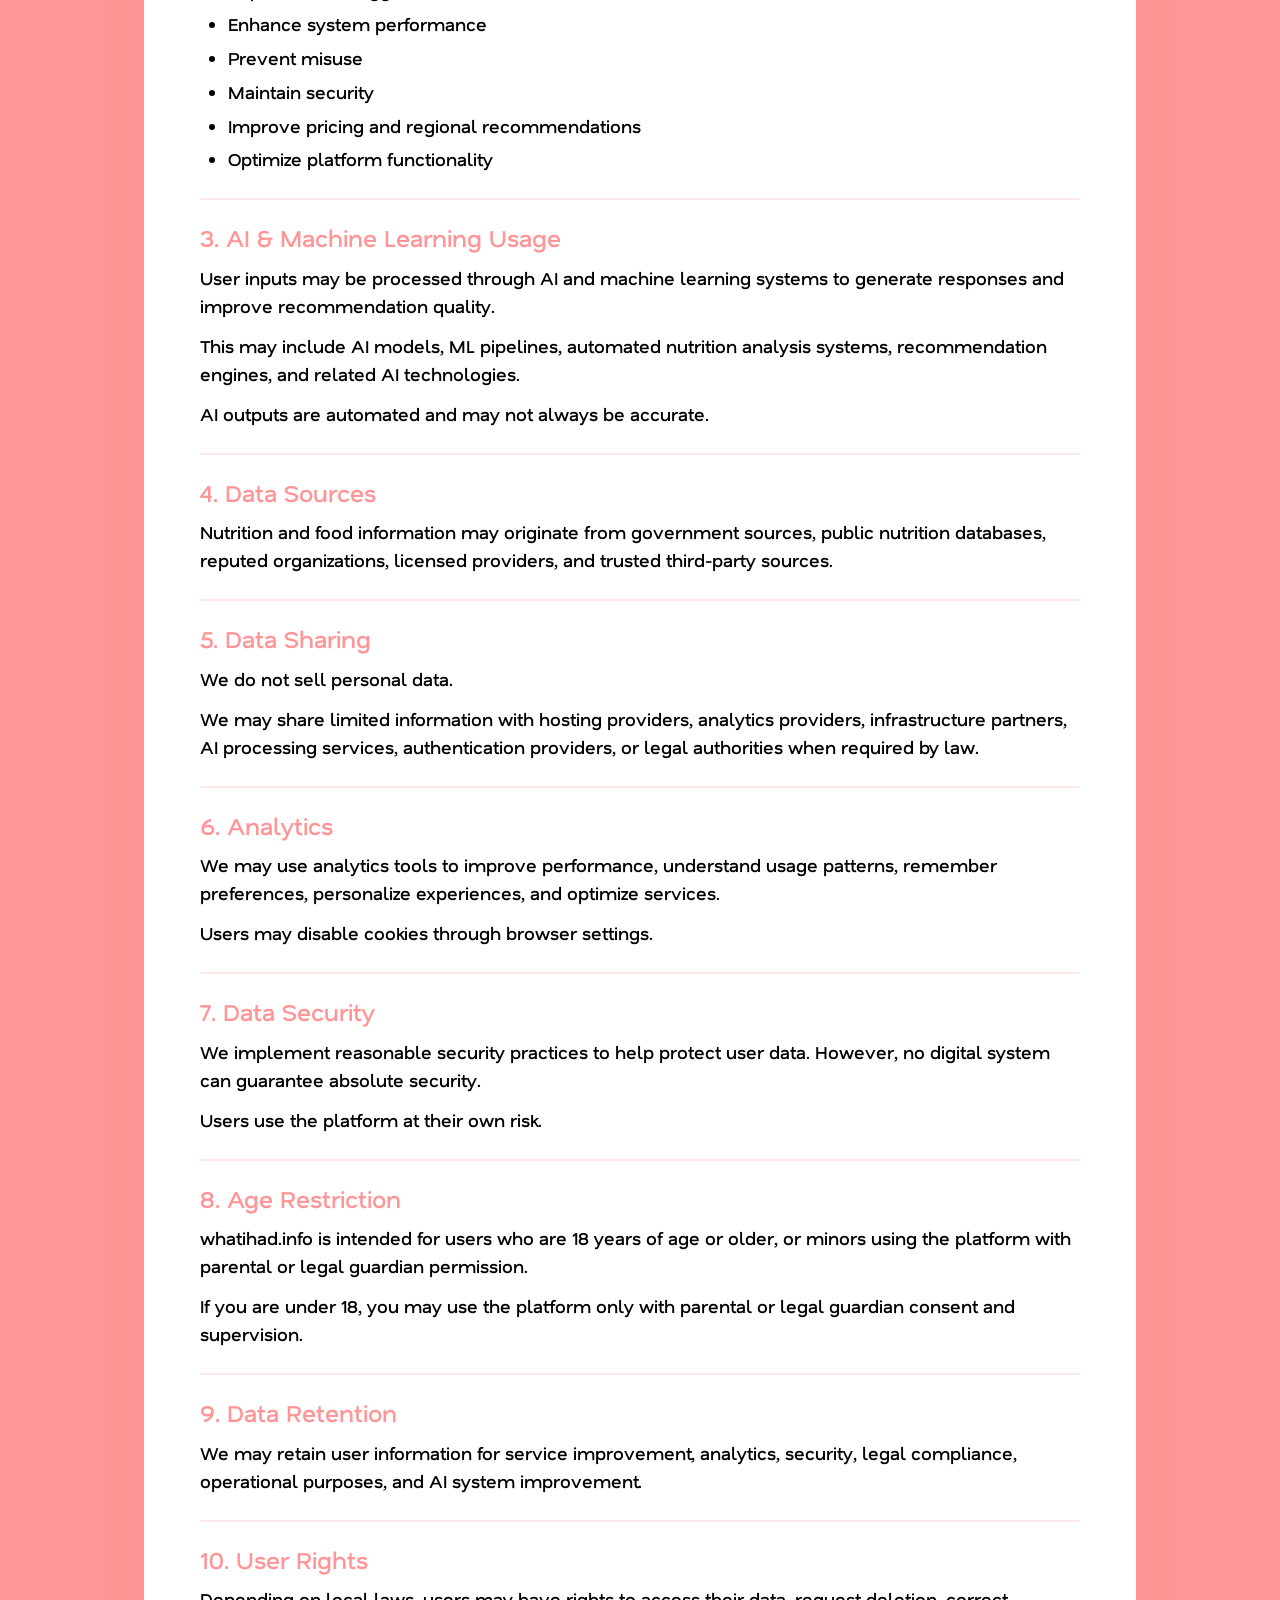
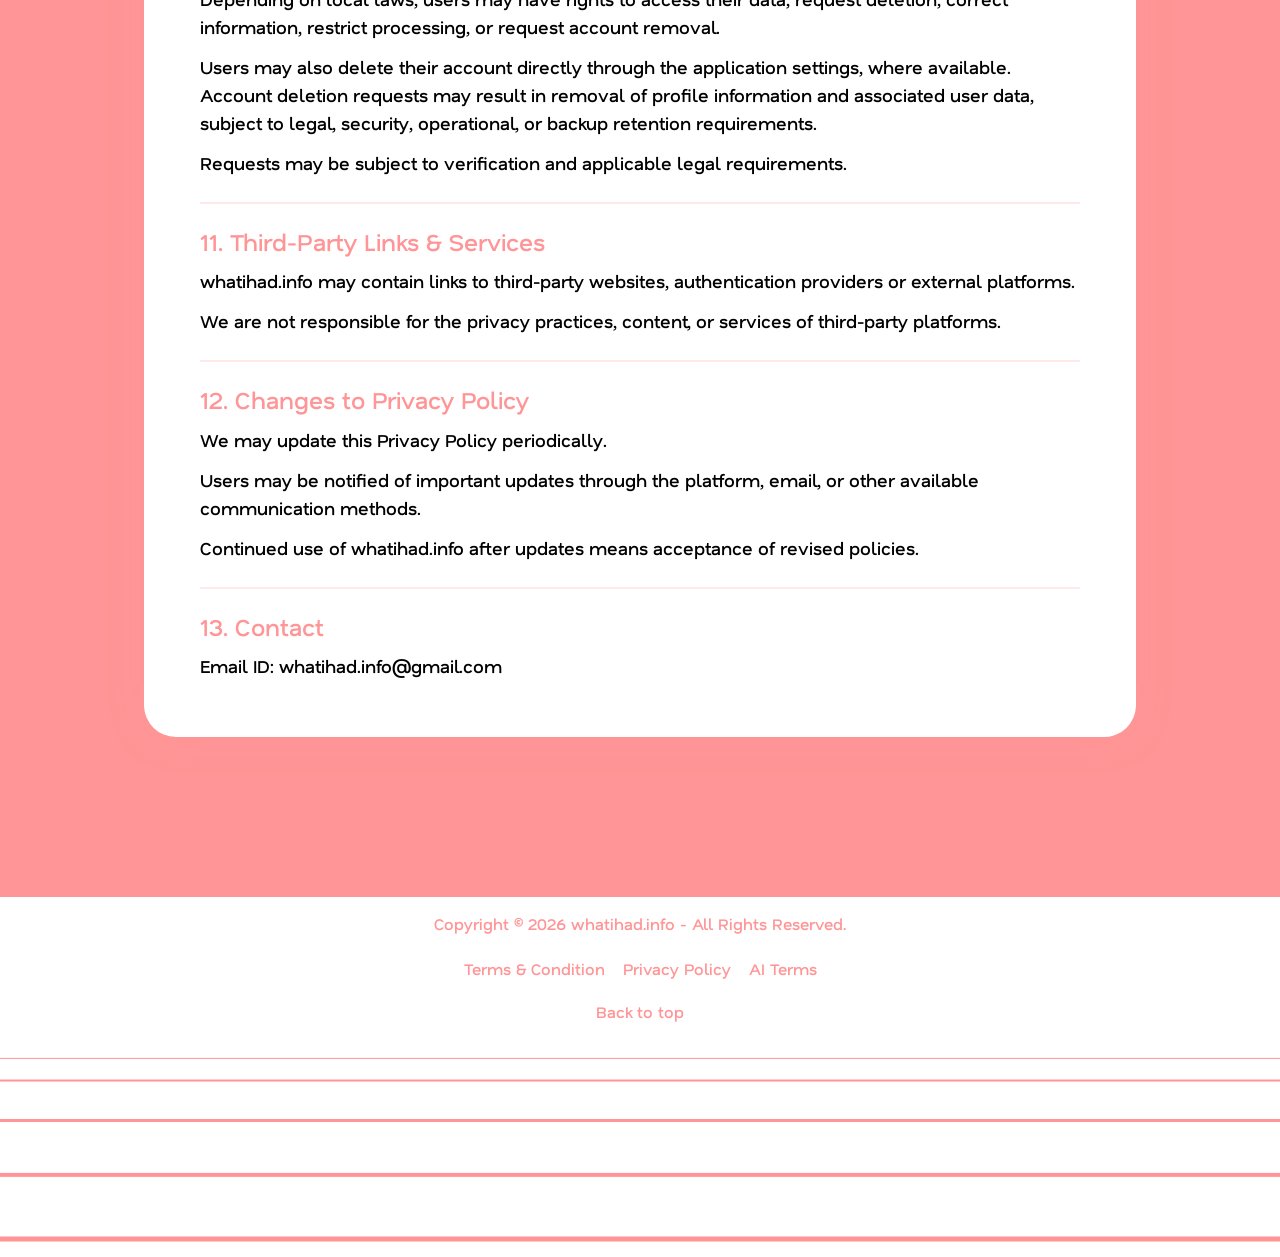
<file: privacy_policy/index.html>
<!doctype html>
<html lang="en">
  <head>
    <meta charset="UTF-8" />
    <meta name="viewport" content="width=device-width, initial-scale=1.0" />
    <title>Privacy Policy | whatihad.info</title>
    <meta name="description" content="Read the Privacy Policy for whatihad.info, including what information is collected, how data is used, AI processing, analytics, retention, and user rights." />
    <link rel="canonical" href="https://whatihad.info/privacy_policy/" />
    <meta property="og:title" content="Privacy Policy | whatihad.info" />
    <meta property="og:description" content="Read the Privacy Policy for whatihad.info, including what information is collected, how data is used, AI processing, analytics, retention, and user rights." />
    <meta property="og:type" content="website" />
    <meta property="og:url" content="https://whatihad.info/privacy_policy/" />
    <meta property="og:site_name" content="whatihad.info" />
    <meta name="twitter:card" content="summary_large_image" />
    <meta name="twitter:title" content="Privacy Policy | whatihad.info" />
    <meta name="twitter:description" content="Read the Privacy Policy for whatihad.info, including what information is collected, how data is used, AI processing, analytics, retention, and user rights." />
    <script type="application/ld+json">
      {
        "@context": "https://schema.org",
        "@graph": [
          {
            "@type": "Organization",
            "@id": "https://whatihad.info/#organization",
            "name": "WhatIHad.info",
            "url": "https://whatihad.info/",
            "email": "whatihad.info@gmail.com"
          },
          {
            "@type": "WebSite",
            "@id": "https://whatihad.info/#website",
            "url": "https://whatihad.info/",
            "name": "WhatIHad.info",
            "publisher": {
              "@id": "https://whatihad.info/#organization"
            }
          },
          {
            "@type": "PrivacyPolicy",
            "@id": "https://whatihad.info/privacy_policy/#webpage",
            "url": "https://whatihad.info/privacy_policy/",
            "name": "Privacy Policy | whatihad.info",
            "description": "Privacy Policy for whatihad.info, including data collection, usage, sharing, retention, and user rights.",
            "isPartOf": {
              "@id": "https://whatihad.info/#website"
            }
          }
        ]
      }
    </script>
    <link rel="preconnect" href="https://fonts.googleapis.com" />
    <link rel="preconnect" href="https://fonts.gstatic.com" crossorigin />
    <link href="https://fonts.googleapis.com/css2?family=Borel&family=Nata+Sans:wght@600&display=swap" rel="stylesheet" />
    <link rel="stylesheet" href="/styles.css" />
  </head>
  <body>
    <main class="page legal-page">
      <svg class="grid-snakes" aria-hidden="true"></svg>
      <header class="site-header" aria-label="Main navigation">
        <a class="brand" href="/" aria-label="whatihad.info home">
          <img src="/assets/logo.svg" alt="whatihad.info" />
        </a>

        <nav class="nav-links" aria-label="Primary">
          <a href="/">Home</a>
          <a href="#">Blogs</a>
          <a href="/about">About</a>
          <a href="/connect">Connect</a>
        </nav>

        <a class="download download-small" href="https://whatihadinfoapplication.netlify.app/">Try Application</a>
        <button class="menu-toggle" type="button" aria-controls="mobile-menu" aria-expanded="false" aria-label="Open menu">
          <span></span>
          <span></span>
          <span></span>
        </button>

        <nav class="mobile-menu" id="mobile-menu" aria-label="Mobile navigation">
          <a href="/">Home</a>
          <a href="#">Blogs</a>
          <a href="/about">About</a>
          <a href="/connect">Connect</a>
          <a class="mobile-download" href="https://whatihadinfoapplication.netlify.app/">Try Application</a>
        </nav>
      </header>

      <section class="legal-section" aria-labelledby="privacy-title">
        <article class="legal-document">
          <h1 id="privacy-title"><span>Privacy Policy</span></h1>
          <p class="legal-intro">At whatihad.info, we value user privacy and aim to protect personal information responsibly.</p>

          <section>
            <h2>1. Information We Collect</h2>
            <h3>Information You Provide</h3>
            <p>We may collect:</p>
            <ul>
              <li>Name</li>
              <li>Email address</li>
              <li>Age</li>
              <li>Gender</li>
              <li>Height</li>
              <li>Weight</li>
              <li>Activity level</li>
              <li>Goals</li>
              <li>Food preferences</li>
              <li>Budget preferences</li>
              <li>Other nutrition-related inputs</li>
            </ul>
            <p>Users may also sign in using third-party authentication providers such as Google Sign-In. When using Google authentication, certain account information such as name, email address, and profile information may be shared with whatihad.info in accordance with the user’s Google account privacy settings.</p>
            <p>Use of Google authentication is also subject to Google Privacy Policy and Google Terms of Service.</p>
            <h3>Automatically Collected Information</h3>
            <p>We may collect device information, browser type, IP address, usage analytics, interaction data, and technical diagnostics.</p>
            <p>whatihad.info may request optional access to device location information to improve Bellyo AI recommendations, food suggestions, regional pricing estimates, nearby food availability, hydration guidance, and overall user experience.</p>
            <p>Location access is completely optional and users may choose to allow, deny, or revoke location permissions at any time through their device or browser settings.</p>
            <p>If location access is disabled, certain personalized features or recommendations may have reduced accuracy or functionality.</p>
          </section>

          <section>
            <h2>2. How We Use Information</h2>
            <p>We use collected data to:</p>
            <ul>
              <li>Generate nutritional recommendations</li>
              <li>Improve Bellyo AI</li>
              <li>Personalize user experience</li>
              <li>Improve food suggestions</li>
              <li>Enhance system performance</li>
              <li>Prevent misuse</li>
              <li>Maintain security</li>
              <li>Improve pricing and regional recommendations</li>
              <li>Optimize platform functionality</li>
            </ul>
          </section>

          <section>
            <h2>3. AI &amp; Machine Learning Usage</h2>
            <p>User inputs may be processed through AI and machine learning systems to generate responses and improve recommendation quality.</p>
            <p>This may include AI models, ML pipelines, automated nutrition analysis systems, recommendation engines, and related AI technologies.</p>
            <p>AI outputs are automated and may not always be accurate.</p>
          </section>

          <section>
            <h2>4. Data Sources</h2>
            <p>Nutrition and food information may originate from government sources, public nutrition databases, reputed organizations, licensed providers, and trusted third-party sources.</p>
          </section>

          <section>
            <h2>5. Data Sharing</h2>
            <p>We do not sell personal data.</p>
            <p>We may share limited information with hosting providers, analytics providers, infrastructure partners, AI processing services, authentication providers, or legal authorities when required by law.</p>
          </section>

          <section>
            <h2>6. Analytics</h2>
            <p>We may use analytics tools to improve performance, understand usage patterns, remember preferences, personalize experiences, and optimize services.</p>
            <p>Users may disable cookies through browser settings.</p>
          </section>

          <section>
            <h2>7. Data Security</h2>
            <p>We implement reasonable security practices to help protect user data. However, no digital system can guarantee absolute security.</p>
            <p>Users use the platform at their own risk.</p>
          </section>

          <section>
            <h2>8. Age Restriction</h2>
            <p>whatihad.info is intended for users who are 18 years of age or older, or minors using the platform with parental or legal guardian permission.</p>
            <p>If you are under 18, you may use the platform only with parental or legal guardian consent and supervision.</p>
          </section>

          <section>
            <h2>9. Data Retention</h2>
            <p>We may retain user information for service improvement, analytics, security, legal compliance, operational purposes, and AI system improvement.</p>
          </section>

          <section>
            <h2>10. User Rights</h2>
            <p>Depending on local laws, users may have rights to access their data, request deletion, correct information, restrict processing, or request account removal.</p>
            <p>Users may also delete their account directly through the application settings, where available. Account deletion requests may result in removal of profile information and associated user data, subject to legal, security, operational, or backup retention requirements.</p>
            <p>Requests may be subject to verification and applicable legal requirements.</p>
          </section>

          <section>
            <h2>11. Third-Party Links &amp; Services</h2>
            <p>whatihad.info may contain links to third-party websites, authentication providers or external platforms.</p>
            <p>We are not responsible for the privacy practices, content, or services of third-party platforms.</p>
          </section>

          <section>
            <h2>12. Changes to Privacy Policy</h2>
            <p>We may update this Privacy Policy periodically.</p>
            <p>Users may be notified of important updates through the platform, email, or other available communication methods.</p>
            <p>Continued use of whatihad.info after updates means acceptance of revised policies.</p>
          </section>

          <section>
            <h2>13. Contact</h2>
            <p>Email ID: <a href="mailto:whatihad.info@gmail.com">whatihad.info@gmail.com</a></p>
          </section>
        </article>
      </section>
    </main>

    <footer class="site-footer" aria-label="Footer">
      <div class="footer-content">
        <p class="footer-copyright">Copyright © 2026 whatihad.info - All Rights Reserved.</p>
        <nav class="footer-links" aria-label="Legal links">
          <a href="/terms_and_condition/">Terms &amp; Condition</a>
          <a href="/privacy_policy/">Privacy Policy</a>
          <a href="/AI_terms/">AI Terms</a>
        </nav>
        <button class="footer-top" type="button">Back to top</button>
      </div>
      <div class="footer-wave" aria-hidden="true">
        <div class="footer-wave-track"></div>
      </div>
    </footer>

    <script src="/legal-page.js"></script>
  </body>
</html>
</file>
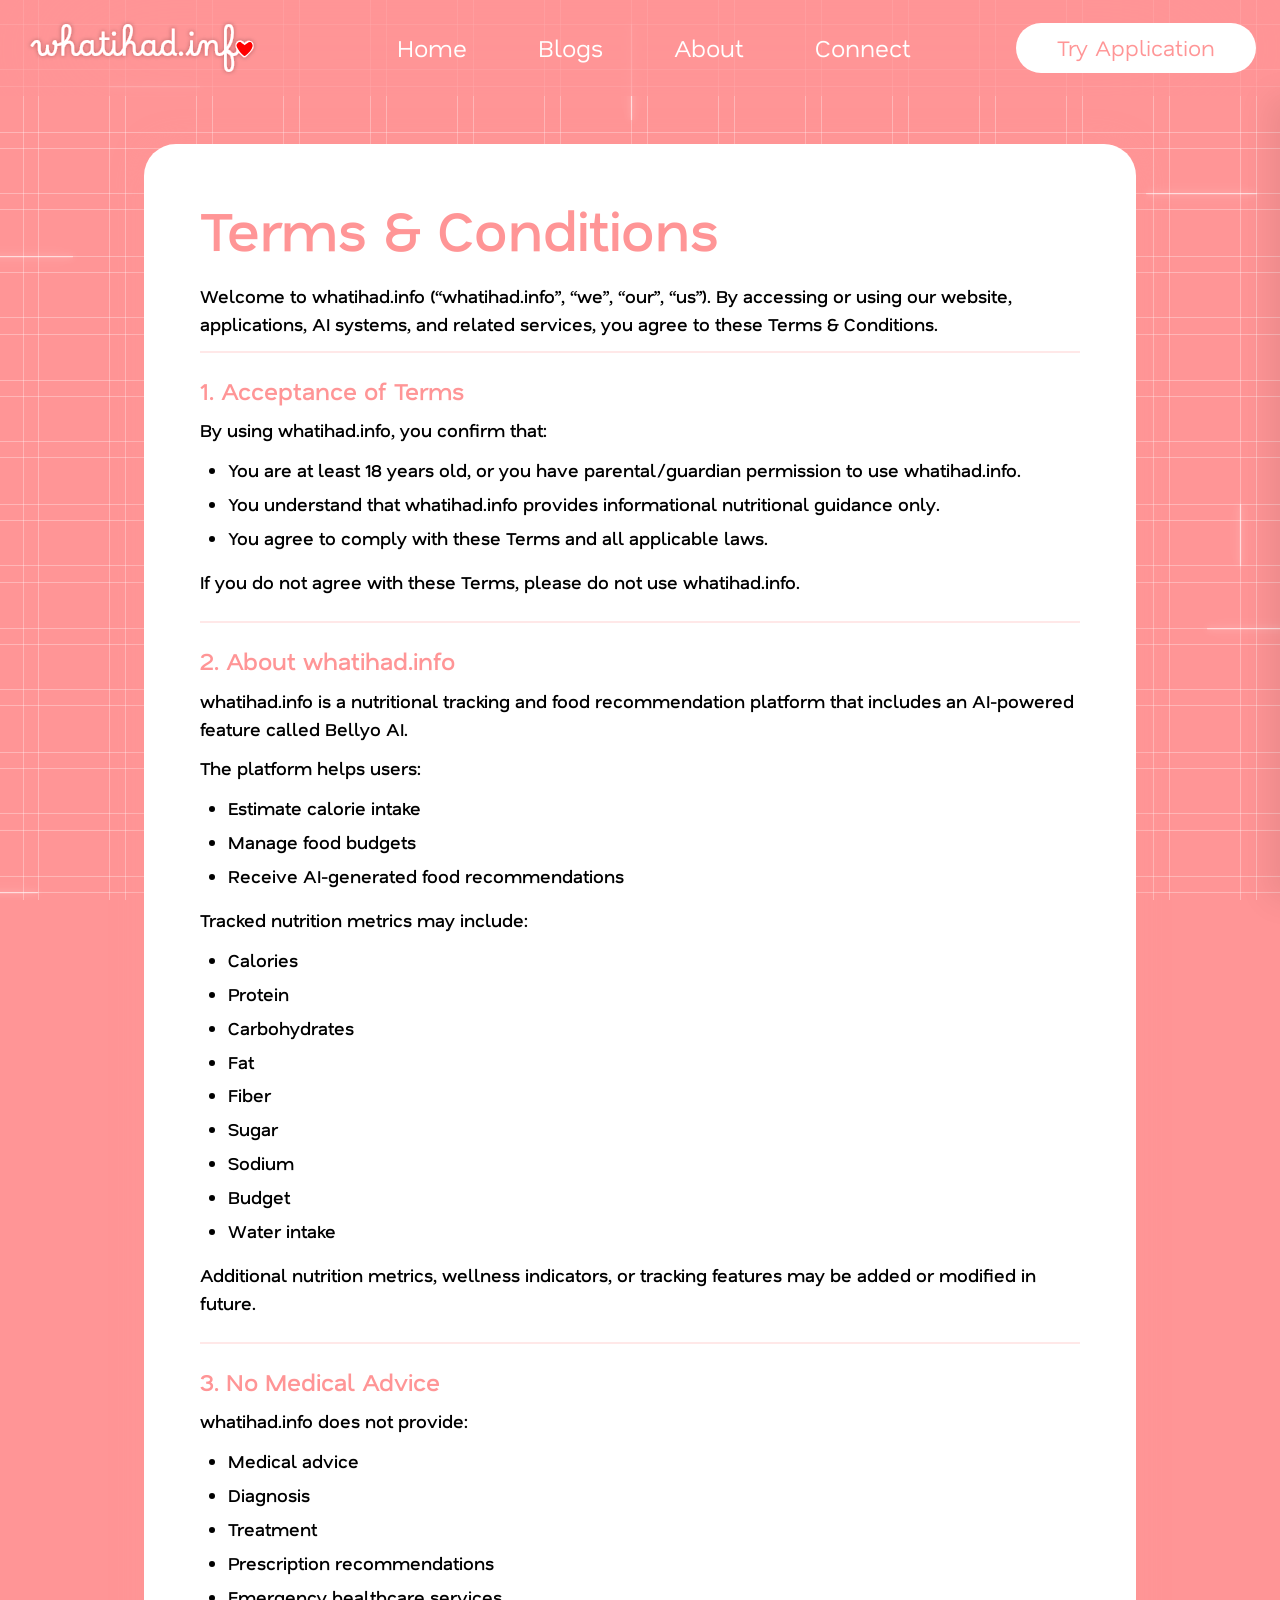
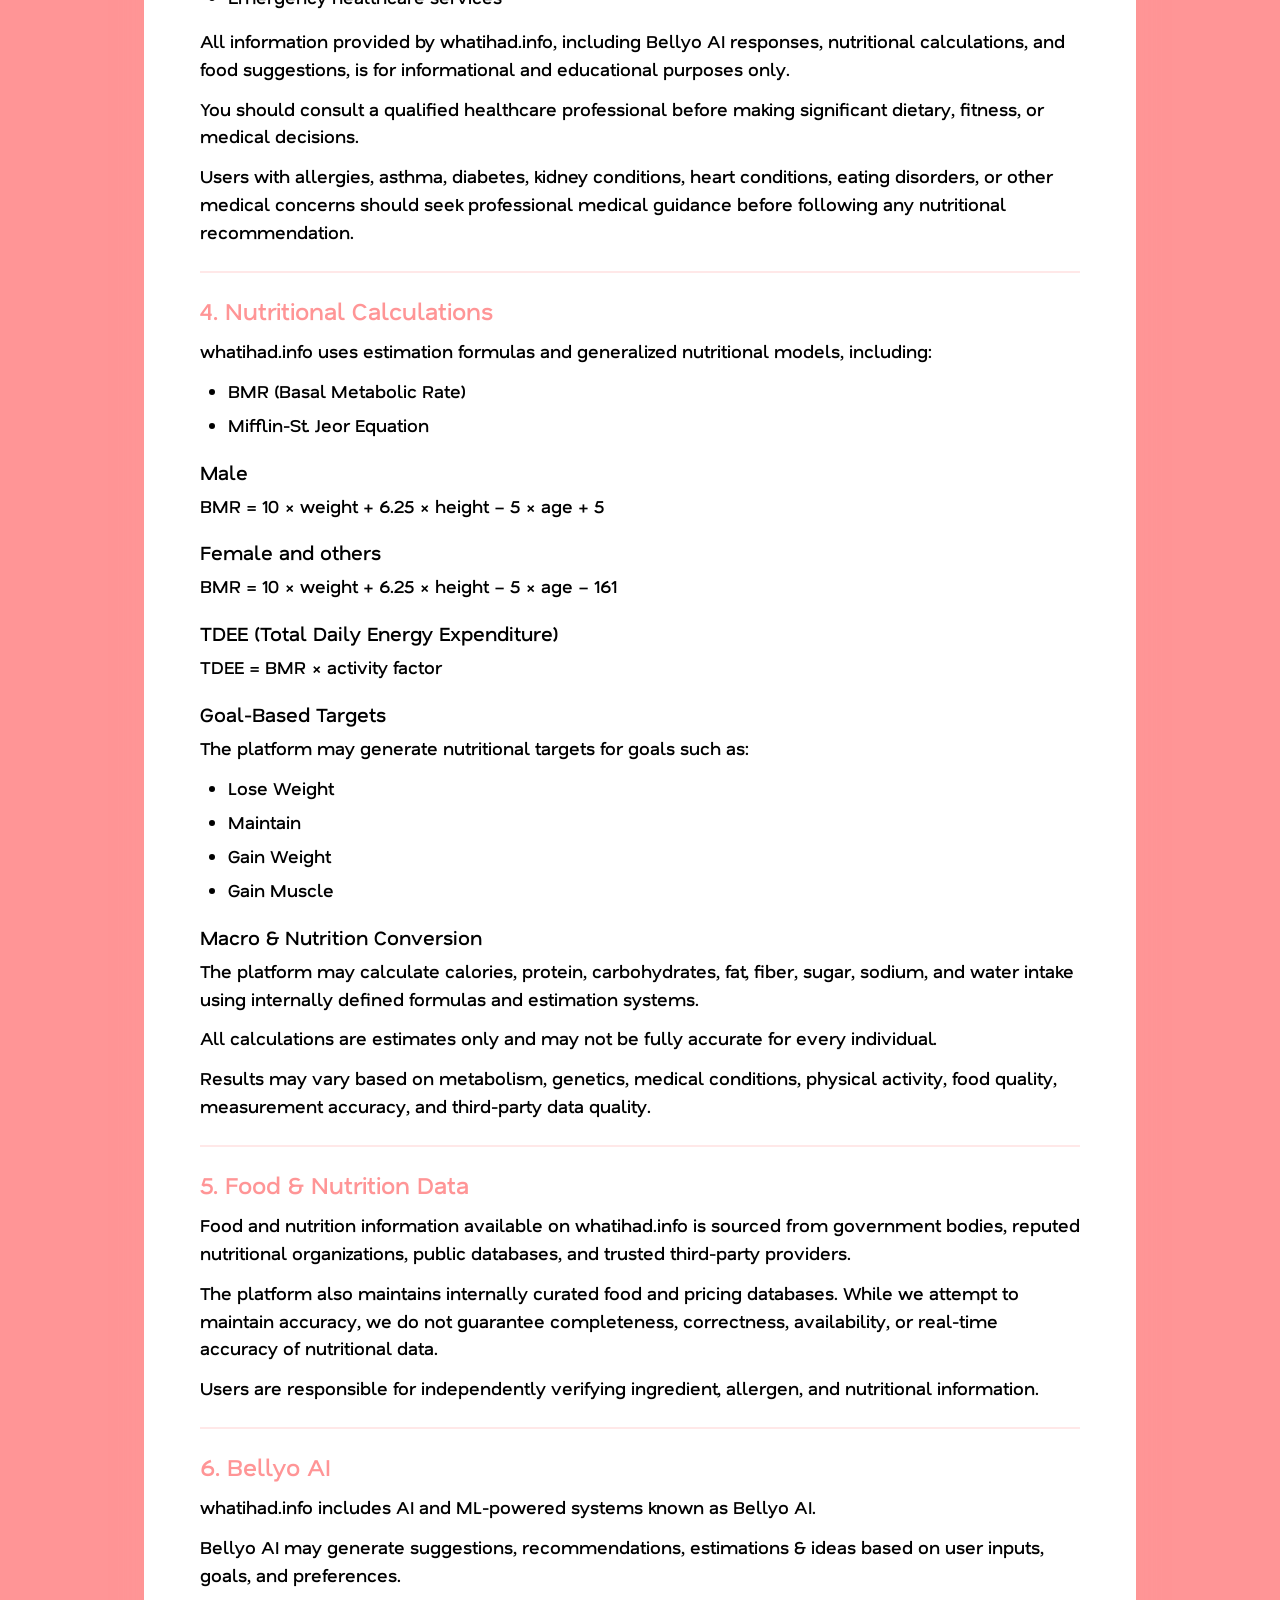
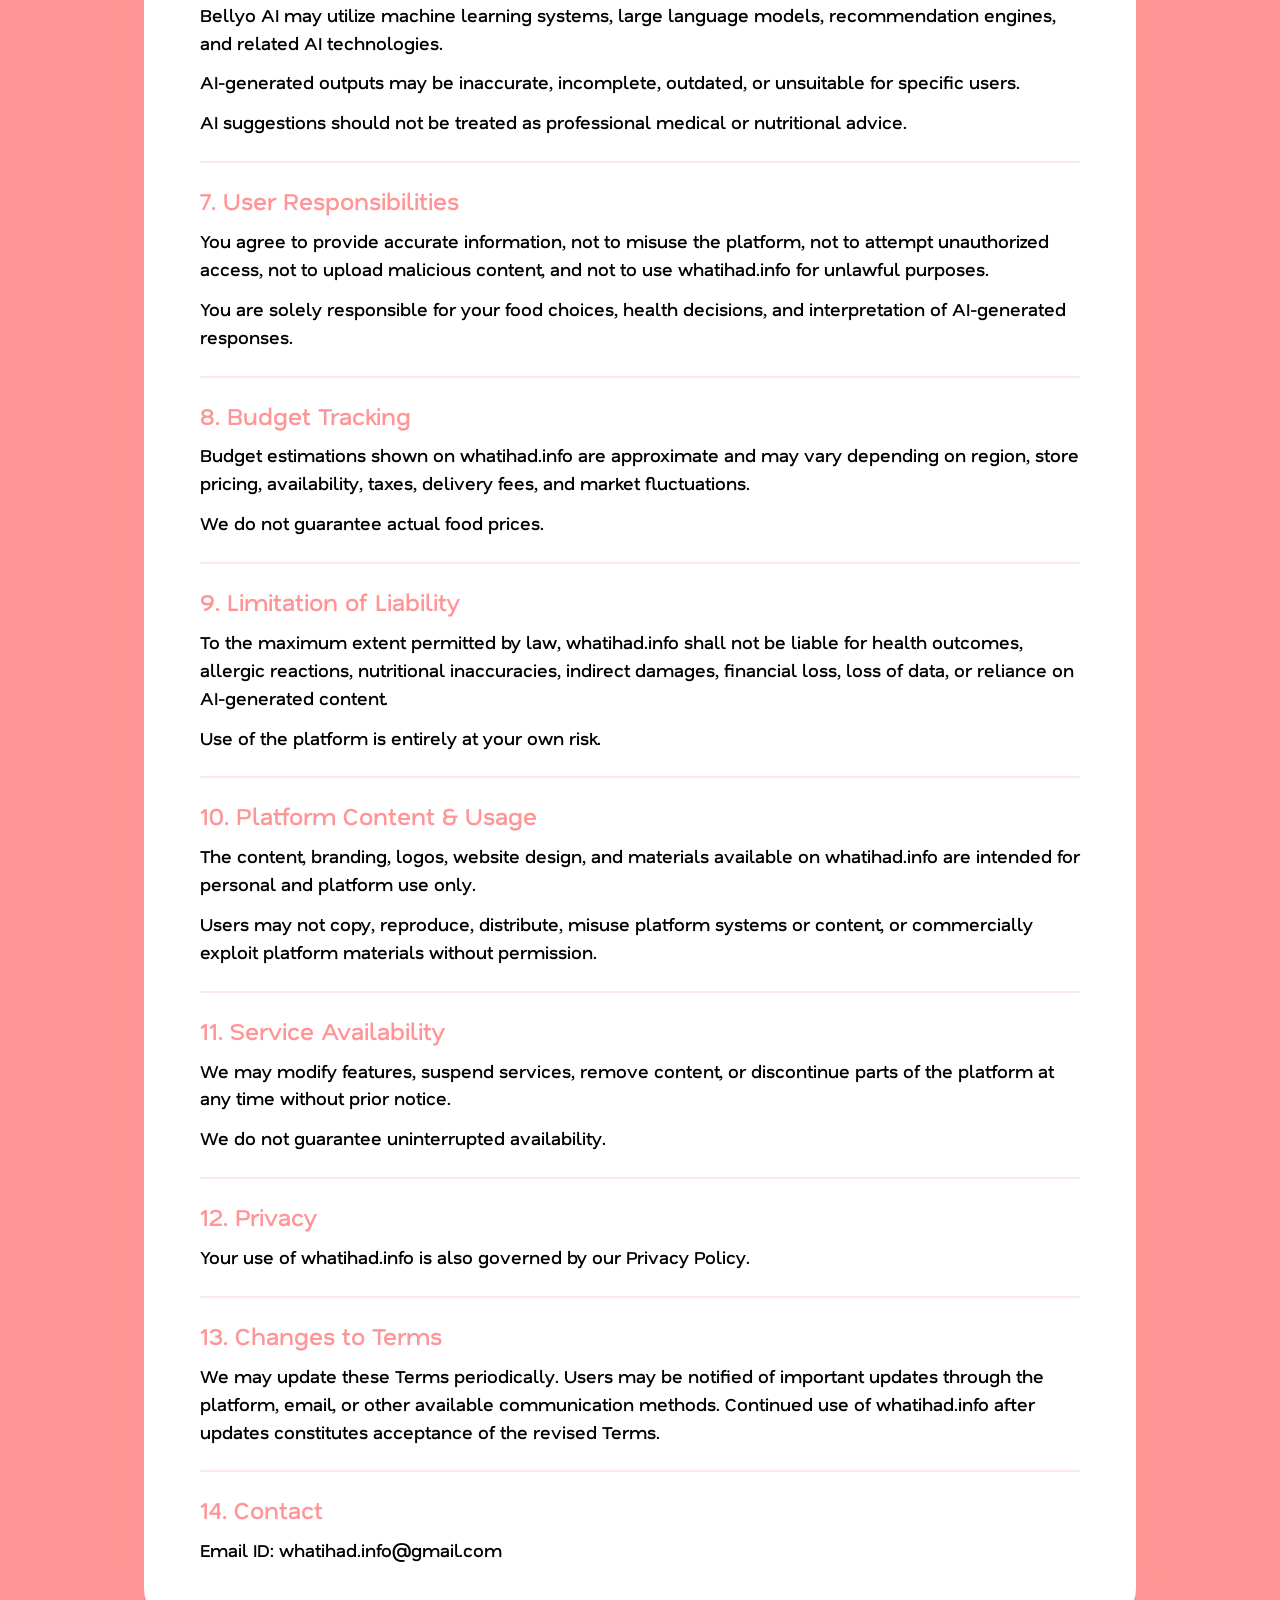
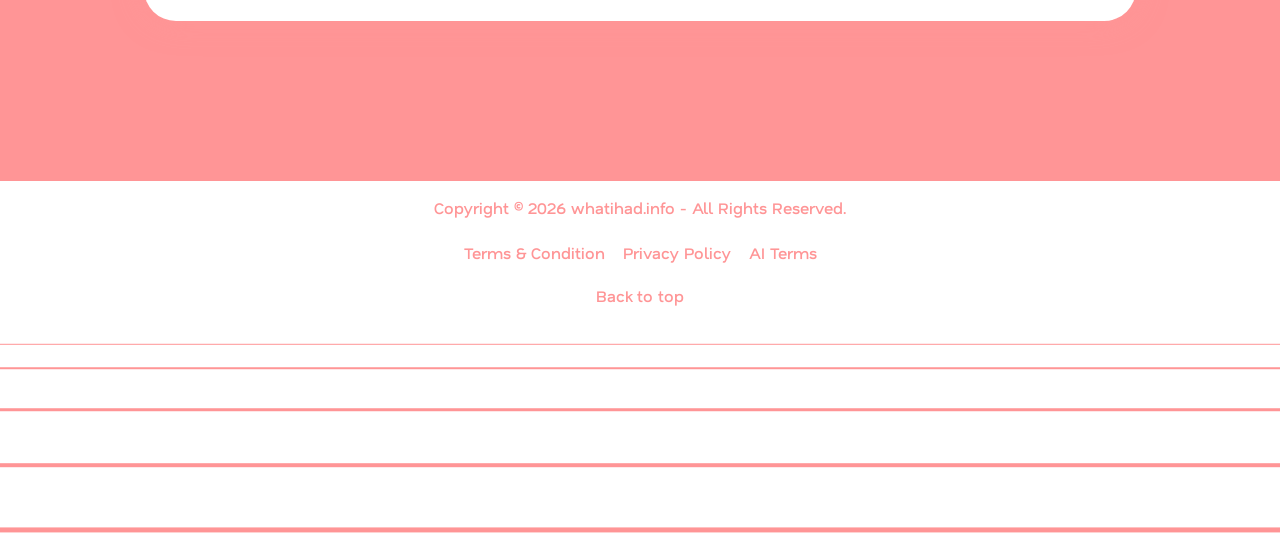
<file: terms_and_condition/index.html>
<!doctype html>
<html lang="en">
  <head>
    <meta charset="UTF-8" />
    <meta name="viewport" content="width=device-width, initial-scale=1.0" />
    <title>Terms &amp; Conditions | whatihad.info</title>
    <meta name="description" content="Read the Terms & Conditions for whatihad.info, including platform usage, nutritional estimates, Bellyo AI, user responsibilities, and liability limitations." />
    <link rel="canonical" href="https://whatihad.info/terms_and_condition/" />
    <meta property="og:title" content="Terms &amp; Conditions | whatihad.info" />
    <meta property="og:description" content="Read the Terms & Conditions for whatihad.info, including platform usage, nutritional estimates, Bellyo AI, user responsibilities, and liability limitations." />
    <meta property="og:type" content="website" />
    <meta property="og:url" content="https://whatihad.info/terms_and_condition/" />
    <meta property="og:site_name" content="whatihad.info" />
    <meta name="twitter:card" content="summary_large_image" />
    <meta name="twitter:title" content="Terms &amp; Conditions | whatihad.info" />
    <meta name="twitter:description" content="Read the Terms & Conditions for whatihad.info, including platform usage, nutritional estimates, Bellyo AI, user responsibilities, and liability limitations." />
    <script type="application/ld+json">
      {
        "@context": "https://schema.org",
        "@graph": [
          {
            "@type": "Organization",
            "@id": "https://whatihad.info/#organization",
            "name": "WhatIHad.info",
            "url": "https://whatihad.info/",
            "email": "whatihad.info@gmail.com"
          },
          {
            "@type": "WebSite",
            "@id": "https://whatihad.info/#website",
            "url": "https://whatihad.info/",
            "name": "WhatIHad.info",
            "publisher": {
              "@id": "https://whatihad.info/#organization"
            }
          },
          {
            "@type": "WebPage",
            "@id": "https://whatihad.info/terms_and_condition/#webpage",
            "url": "https://whatihad.info/terms_and_condition/",
            "name": "Terms & Conditions | whatihad.info",
            "description": "Terms and Conditions for using whatihad.info, Bellyo AI, and related nutritional tracking services.",
            "isPartOf": {
              "@id": "https://whatihad.info/#website"
            }
          }
        ]
      }
    </script>
    <link rel="preconnect" href="https://fonts.googleapis.com" />
    <link rel="preconnect" href="https://fonts.gstatic.com" crossorigin />
    <link href="https://fonts.googleapis.com/css2?family=Borel&family=Nata+Sans:wght@600&display=swap" rel="stylesheet" />
    <link rel="stylesheet" href="/styles.css" />
  </head>
  <body>
    <main class="page legal-page">
      <svg class="grid-snakes" aria-hidden="true"></svg>
      <header class="site-header" aria-label="Main navigation">
        <a class="brand" href="/" aria-label="whatihad.info home">
          <img src="/assets/logo.svg" alt="whatihad.info" />
        </a>

        <nav class="nav-links" aria-label="Primary">
          <a href="/">Home</a>
          <a href="#">Blogs</a>
          <a href="/about">About</a>
          <a href="/connect">Connect</a>
        </nav>

        <a class="download download-small" href="https://whatihadinfoapplication.netlify.app/">Try Application</a>
        <button class="menu-toggle" type="button" aria-controls="mobile-menu" aria-expanded="false" aria-label="Open menu">
          <span></span>
          <span></span>
          <span></span>
        </button>

        <nav class="mobile-menu" id="mobile-menu" aria-label="Mobile navigation">
          <a href="/">Home</a>
          <a href="#">Blogs</a>
          <a href="/about">About</a>
          <a href="/connect">Connect</a>
          <a class="mobile-download" href="https://whatihadinfoapplication.netlify.app/">Try Application</a>
        </nav>
      </header>

      <section class="legal-section" aria-labelledby="terms-title">
        <article class="legal-document">
          <h1 id="terms-title"><span>Terms &amp; Conditions</span></h1>
          <p class="legal-intro">Welcome to whatihad.info (“whatihad.info”, “we”, “our”, “us”). By accessing or using our website, applications, AI systems, and related services, you agree to these Terms &amp; Conditions.</p>

          <section>
            <h2>1. Acceptance of Terms</h2>
            <p>By using whatihad.info, you confirm that:</p>
            <ul>
              <li>You are at least 18 years old, or you have parental/guardian permission to use whatihad.info.</li>
              <li>You understand that whatihad.info provides informational nutritional guidance only.</li>
              <li>You agree to comply with these Terms and all applicable laws.</li>
            </ul>
            <p>If you do not agree with these Terms, please do not use whatihad.info.</p>
          </section>

          <section>
            <h2>2. About whatihad.info</h2>
            <p>whatihad.info is a nutritional tracking and food recommendation platform that includes an AI-powered feature called Bellyo AI.</p>
            <p>The platform helps users:</p>
            <ul>
              <li>Estimate calorie intake</li>
              <li>Manage food budgets</li>
              <li>Receive AI-generated food recommendations</li>
            </ul>
            <p>Tracked nutrition metrics may include:</p>
            <ul>
              <li>Calories</li>
              <li>Protein</li>
              <li>Carbohydrates</li>
              <li>Fat</li>
              <li>Fiber</li>
              <li>Sugar</li>
              <li>Sodium</li>
              <li>Budget</li>
              <li>Water intake</li>
            </ul>
            <p>Additional nutrition metrics, wellness indicators, or tracking features may be added or modified in future.</p>
          </section>

          <section>
            <h2>3. No Medical Advice</h2>
            <p>whatihad.info does not provide:</p>
            <ul>
              <li>Medical advice</li>
              <li>Diagnosis</li>
              <li>Treatment</li>
              <li>Prescription recommendations</li>
              <li>Emergency healthcare services</li>
            </ul>
            <p>All information provided by whatihad.info, including Bellyo AI responses, nutritional calculations, and food suggestions, is for informational and educational purposes only.</p>
            <p>You should consult a qualified healthcare professional before making significant dietary, fitness, or medical decisions.</p>
            <p>Users with allergies, asthma, diabetes, kidney conditions, heart conditions, eating disorders, or other medical concerns should seek professional medical guidance before following any nutritional recommendation.</p>
          </section>

          <section>
            <h2>4. Nutritional Calculations</h2>
            <p>whatihad.info uses estimation formulas and generalized nutritional models, including:</p>
            <ul>
              <li>BMR (Basal Metabolic Rate)</li>
              <li>Mifflin-St. Jeor Equation</li>
            </ul>
            <h3>Male</h3>
            <p>BMR = 10 × weight + 6.25 × height − 5 × age + 5</p>
            <h3>Female and others</h3>
            <p>BMR = 10 × weight + 6.25 × height − 5 × age − 161</p>
            <h3>TDEE (Total Daily Energy Expenditure)</h3>
            <p>TDEE = BMR × activity factor</p>
            <h3>Goal-Based Targets</h3>
            <p>The platform may generate nutritional targets for goals such as:</p>
            <ul>
              <li>Lose Weight</li>
              <li>Maintain</li>
              <li>Gain Weight</li>
              <li>Gain Muscle</li>
            </ul>
            <h3>Macro &amp; Nutrition Conversion</h3>
            <p>The platform may calculate calories, protein, carbohydrates, fat, fiber, sugar, sodium, and water intake using internally defined formulas and estimation systems.</p>
            <p>All calculations are estimates only and may not be fully accurate for every individual.</p>
            <p>Results may vary based on metabolism, genetics, medical conditions, physical activity, food quality, measurement accuracy, and third-party data quality.</p>
          </section>

          <section>
            <h2>5. Food &amp; Nutrition Data</h2>
            <p>Food and nutrition information available on whatihad.info is sourced from government bodies, reputed nutritional organizations, public databases, and trusted third-party providers.</p>
            <p>The platform also maintains internally curated food and pricing databases. While we attempt to maintain accuracy, we do not guarantee completeness, correctness, availability, or real-time accuracy of nutritional data.</p>
            <p>Users are responsible for independently verifying ingredient, allergen, and nutritional information.</p>
          </section>

          <section>
            <h2>6. Bellyo AI</h2>
            <p>whatihad.info includes AI and ML-powered systems known as Bellyo AI.</p>
            <p>Bellyo AI may generate suggestions, recommendations, estimations &amp; ideas based on user inputs, goals, and preferences.</p>
            <p>Bellyo AI may utilize machine learning systems, large language models, recommendation engines, and related AI technologies.</p>
            <p>AI-generated outputs may be inaccurate, incomplete, outdated, or unsuitable for specific users.</p>
            <p>AI suggestions should not be treated as professional medical or nutritional advice.</p>
          </section>

          <section>
            <h2>7. User Responsibilities</h2>
            <p>You agree to provide accurate information, not to misuse the platform, not to attempt unauthorized access, not to upload malicious content, and not to use whatihad.info for unlawful purposes.</p>
            <p>You are solely responsible for your food choices, health decisions, and interpretation of AI-generated responses.</p>
          </section>

          <section>
            <h2>8. Budget Tracking</h2>
            <p>Budget estimations shown on whatihad.info are approximate and may vary depending on region, store pricing, availability, taxes, delivery fees, and market fluctuations.</p>
            <p>We do not guarantee actual food prices.</p>
          </section>

          <section>
            <h2>9. Limitation of Liability</h2>
            <p>To the maximum extent permitted by law, whatihad.info shall not be liable for health outcomes, allergic reactions, nutritional inaccuracies, indirect damages, financial loss, loss of data, or reliance on AI-generated content.</p>
            <p>Use of the platform is entirely at your own risk.</p>
          </section>

          <section>
            <h2>10. Platform Content &amp; Usage</h2>
            <p>The content, branding, logos, website design, and materials available on whatihad.info are intended for personal and platform use only.</p>
            <p>Users may not copy, reproduce, distribute, misuse platform systems or content, or commercially exploit platform materials without permission.</p>
          </section>

          <section>
            <h2>11. Service Availability</h2>
            <p>We may modify features, suspend services, remove content, or discontinue parts of the platform at any time without prior notice.</p>
            <p>We do not guarantee uninterrupted availability.</p>
          </section>

          <section>
            <h2>12. Privacy</h2>
            <p>Your use of whatihad.info is also governed by our Privacy Policy.</p>
          </section>

          <section>
            <h2>13. Changes to Terms</h2>
            <p>We may update these Terms periodically. Users may be notified of important updates through the platform, email, or other available communication methods. Continued use of whatihad.info after updates constitutes acceptance of the revised Terms.</p>
          </section>

          <section>
            <h2>14. Contact</h2>
            <p>Email ID: <a href="mailto:whatihad.info@gmail.com">whatihad.info@gmail.com</a></p>
          </section>
        </article>
      </section>
    </main>

    <footer class="site-footer" aria-label="Footer">
      <div class="footer-content">
        <p class="footer-copyright">Copyright © 2026 whatihad.info - All Rights Reserved.</p>
        <nav class="footer-links" aria-label="Legal links">
          <a href="/terms_and_condition/">Terms &amp; Condition</a>
          <a href="/privacy_policy/">Privacy Policy</a>
          <a href="/AI_terms/">AI Terms</a>
        </nav>
        <button class="footer-top" type="button">Back to top</button>
      </div>
      <div class="footer-wave" aria-hidden="true">
        <div class="footer-wave-track"></div>
      </div>
    </footer>

    <script src="/legal-page.js"></script>
  </body>
</html>
</file>
<file: styles.css>
:root {
  --pink: #ff9596;
  --yellow: #fddf11;
  --white: #ffffff;
  --header-height: 96px;
  --feature-stack-top: calc(var(--header-height) + 143px);
  --font-ui: "Nata Sans", system-ui, -apple-system, BlinkMacSystemFont, "Segoe UI", sans-serif;
  --font-display: "Borel", "Comic Sans MS", cursive;
}

* {
  box-sizing: border-box;
}

html,
body {
  margin: 0;
  min-height: 100%;
}

body {
  background-color: var(--pink);
  background-attachment: fixed;
  background-image: url("/assets/grid-pattern.svg");
  background-position: top center;
  background-repeat: repeat;
  background-size: 1440px 1024px;
  color: var(--white);
  font-family: var(--font-ui);
}

a {
  color: inherit;
  text-decoration: none;
}

.page {
  background-color: var(--pink);
  background-attachment: fixed;
  background-image: url("/assets/grid-pattern.svg");
  background-position: top center;
  background-repeat: repeat;
  background-size: 1440px 1024px;
  min-height: 100vh;
  overflow-x: hidden;
  overflow-y: visible;
  padding-top: var(--header-height);
  position: relative;
}

.grid-snakes {
  height: 100vh;
  inset: 0;
  pointer-events: none;
  position: fixed;
  width: 100vw;
  z-index: 0;
}

.grid-snake {
  fill: none;
  filter:
    drop-shadow(0 0 3px rgba(255, 255, 255, 0.85))
    drop-shadow(0 0 10px rgba(255, 255, 255, 0.46));
  opacity: 0.72;
  stroke: rgba(255, 255, 255, 0.72);
  stroke-dasharray: 120 1050;
  stroke-dashoffset: 0;
  stroke-linecap: round;
  stroke-linejoin: round;
  stroke-width: 1.25;
}

.grid-snake-1 {
  animation: snake-flow 7.2s linear infinite;
}

.grid-snake-2 {
  animation: snake-flow 8.6s linear -2.8s infinite;
}

.grid-snake-3 {
  animation: snake-flow 9.4s linear -5.7s infinite;
  stroke-dasharray: 100 1050;
}

.grid-snake-4 {
  animation: snake-flow 10.1s linear -1.4s infinite;
  stroke-dasharray: 90 1050;
}

.grid-snake-5 {
  animation: snake-flow 8.9s linear -4.6s infinite;
  stroke-dasharray: 110 1050;
}

.grid-snake-6 {
  animation: snake-flow 11.2s linear -7.1s infinite;
  stroke-dasharray: 105 1050;
}

.grid-snake-7 {
  animation: snake-flow 9.8s linear -3.2s infinite;
  stroke-dasharray: 85 1050;
}

.grid-snake-8 {
  animation: snake-flow 12.3s linear -8.3s infinite;
  stroke-dasharray: 115 1050;
}

.grid-snake-9 {
  animation: snake-flow 10.7s linear -6.2s infinite;
  stroke-dasharray: 95 1050;
}

@keyframes snake-flow {
  to {
    stroke-dashoffset: -1170;
  }
}

@keyframes currency-slide {
  to {
    transform: translateX(-50%);
  }
}

@keyframes why-title-slam {
  0% {
    opacity: 0;
    transform: translateY(-180px) scale(1.08) rotate(-8deg);
  }

  72% {
    opacity: 1;
    transform: translateY(10px) scale(0.98) rotate(-1deg);
  }

  100% {
    opacity: 1;
    transform: translateY(0) scale(1) rotate(-2deg);
  }
}

@keyframes why-card-slam {
  0% {
    opacity: 0;
    transform: translateY(220px) scale(0.96) rotate(8deg);
  }

  72% {
    opacity: 1;
    transform: translateY(-8px) scale(1.02) rotate(1deg);
  }

  100% {
    opacity: 1;
    transform: translateY(0) scale(1) rotate(2deg);
  }
}

@keyframes why-title-text-counter {
  0% {
    transform: rotate(8deg);
  }

  72% {
    transform: rotate(1deg);
  }

  100% {
    transform: rotate(2deg);
  }
}

@keyframes calculating-spin {
  to {
    transform: rotate(360deg);
  }
}

.site-header {
  align-items: center;
  backdrop-filter: blur(80px);
  background: rgba(255, 149, 150, 0.56);
  display: flex;
  height: var(--header-height);
  justify-content: space-between;
  left: 0;
  padding: 16px 24px;
  position: fixed;
  right: 0;
  top: 0;
  transition: height 180ms ease, padding 180ms ease;
  z-index: 20;
}

.brand {
  align-items: center;
  display: flex;
  height: 64px;
  width: 248px;
  transition: height 180ms ease;
}

.brand img {
  display: block;
  height: 128px;
  margin-left: -32px;
  transition: height 180ms ease, width 180ms ease;
  width: 312px;
}

.nav-links {
  align-items: center;
  display: flex;
  gap: 80px;
  margin-left: 20px;
}

.nav-links a {
  font-size: 24px;
  line-height: 1;
  white-space: nowrap;
}

.nav-links a[aria-current="page"] {
  background: #ff0000;
  color: var(--white);
  display: inline-flex;
  padding: 8px;
  transform: rotate(2deg);
  transform-origin: center center;
}

.nav-links a.active-about[aria-current="page"] {
  transform: rotate(-2deg);
}

.download {
  align-items: center;
  backdrop-filter: blur(0.5px);
  background: var(--white);
  border-radius: 32px;
  box-shadow: 0 0 16px var(--pink);
  color: var(--pink);
  display: inline-flex;
  font-family: var(--font-ui);
  justify-content: center;
  line-height: 1;
  white-space: nowrap;
}

.download-small {
  font-size: 22px;
  min-height: 50px;
  padding: 8px 24px;
  width: 240px;
  backdrop-filter: none;
  box-shadow: none;
}

.menu-toggle {
  align-items: center;
  background: var(--white);
  border: 0;
  border-radius: 999px;
  cursor: pointer;
  display: none;
  flex-direction: column;
  gap: 5px;
  height: 50px;
  justify-content: center;
  padding: 0;
  position: relative;
  width: 50px;
  z-index: 22;
}

.menu-toggle span {
  background: var(--pink);
  border-radius: 999px;
  display: block;
  height: 2px;
  transition: transform 180ms ease, opacity 180ms ease;
  width: 22px;
}

.menu-toggle-open span:nth-child(1) {
  transform: translateY(7px) rotate(45deg);
}

.menu-toggle-open span:nth-child(2) {
  opacity: 0;
}

.menu-toggle-open span:nth-child(3) {
  transform: translateY(-7px) rotate(-45deg);
}

.mobile-menu {
  align-items: flex-start;
  background: var(--white);
  box-shadow: -12px 0 30px rgba(0, 0, 0, 0.08);
  display: flex;
  flex-direction: column;
  gap: 22px;
  min-height: calc(100vh - var(--header-height));
  padding: 28px 24px;
  position: fixed;
  right: 0;
  top: var(--header-height);
  transform: translateX(100%);
  transition: transform 220ms ease;
  width: max(25vw, 240px);
  z-index: 21;
}

.mobile-menu-open {
  transform: translateX(0);
}

.mobile-menu a {
  color: var(--pink);
  font-size: 24px;
  line-height: 1;
}

.mobile-menu a[aria-current="page"] {
  background: #ff0000;
  color: var(--white);
  display: inline-flex;
  padding: 8px;
  transform: rotate(2deg);
  transform-origin: center center;
}

.mobile-menu a.active-about[aria-current="page"] {
  transform: rotate(-2deg);
}

.mobile-download {
  align-items: center;
  background: var(--pink);
  border-radius: 32px;
  color: var(--white) !important;
  display: inline-flex;
  justify-content: center;
  min-height: 50px;
  padding: 8px 24px;
 }

.hero {
  margin: 0 auto;
  min-height: calc(100vh - 96px);
  position: relative;
  width: min(100%, 1222px);
}

.hero-copy {
  align-items: center;
  display: flex;
  flex-direction: column;
  margin-left: 0;
  padding-top: clamp(38px, calc(7.2vh - 16px), 60px);
  position: relative;
  width: 655px;
  z-index: 2;
}

h1 {
  align-items: center;
  display: flex;
  flex-direction: column;
  font-family: var(--font-display);
  font-size: 48px;
  font-weight: 400;
  gap: 0;
  line-height: 1.65;
  margin: 0;
  text-align: center;
}

h1 span {
  backdrop-filter: blur(0.5px);
  background: rgba(255, 149, 150, 0.56);
  box-shadow: 0 0 32px var(--pink);
  display: block;
  padding: 8px 0 0;
  white-space: nowrap;
}

.hero-details {
  align-items: center;
  display: flex;
  flex-direction: column;
  margin-top: -5px;
  padding: 0;
  text-align: center;
}

.intro,
.subcopy,
.product-description {
  font-size: 32px;
  line-height: 1.25;
  margin: 0;
}

.intro {
  backdrop-filter: blur(0.5px);
  background: rgba(255, 149, 150, 0.56);
  box-shadow: 0 0 32px var(--pink);
  margin-top: 1px;
  padding: 8px;
}

.product-name {
  background: rgba(255, 149, 150, 0.56);
  border-radius: 16px;
  box-shadow: 0 0 19px var(--pink);
  color: var(--yellow);
  font-family: var(--font-display);
  font-size: 40px;
  line-height: 1.48;
  margin: 20px 0 21px;
  padding: 20px 16px 0;
  text-align: center;
}

.product-description {
  backdrop-filter: blur(0.5px);
  background: rgba(255, 149, 150, 0.56);
  box-shadow: 0 0 32px var(--pink);
  display: none;
  max-width: 610px;
  padding: 8px;
  text-align: center;
}

.subcopy {
  backdrop-filter: blur(0.5px);
  background: rgba(255, 149, 150, 0.56);
  box-shadow: 0 0 32px var(--pink);
  margin-bottom: 0;
  padding: 8px;
}

.download-large {
  font-size: 32px;
  height: 79px;
  margin-top: 33px;
  padding: 8px 24px;
  width: 369px;
}

.phone-stage {
  height: 735px;
  left: 762px;
  position: absolute;
  top: 51px;
  width: 530px;
  z-index: 1;
}

.phone-wrap {
  filter: drop-shadow(0 0 20px rgba(255, 0, 0, 0.4));
  height: 698px;
  left: 32px;
  position: absolute;
  top: 0;
  transform: scale(0.9);
  transform-origin: top left;
  width: 343px;
}

.phone-screen {
  border-radius: 26px;
  height: 668px;
  left: 17px;
  object-fit: cover;
  position: absolute;
  top: 15px;
  width: 309px;
}

.phone-frame {
  height: 698px;
  left: 0;
  pointer-events: none;
  position: absolute;
  top: 0;
  width: 343px;
}

.banana {
  background-image: url("/assets/namastebanana.png");
  background-position: center;
  background-repeat: no-repeat;
  background-size: contain;
  display: block;
  height: 417px;
  left: 187px;
  position: absolute;
  top: 245px;
  width: 273px;
  z-index: 2;
}

.response-section {
  backdrop-filter: blur(0.5px);
  align-items: center;
  background: var(--white);
  box-shadow: 0 0 32px var(--pink);
  color: #000000;
  display: flex;
  flex-direction: column;
  min-height: 500px;
  overflow: hidden;
  padding: 32px 24px;
  position: relative;
  z-index: 2;
}

.bellyo-prompt {
  align-items: center;
  background: var(--pink);
  border-radius: 32px;
  display: flex;
  flex-direction: column;
  gap: 64px;
  justify-content: flex-end;
  margin: 0 auto 32px;
  height: 425px;
  overflow-x: hidden;
  overflow-y: hidden;
  padding: 16px 24px;
  position: relative;
  width: min(100%, 1440px);
  z-index: 1;
  scrollbar-width: none;
  touch-action: pan-y;
  -webkit-overflow-scrolling: touch;
}

.bellyo-prompt::-webkit-scrollbar {
  display: none;
}

.response-section-active .bellyo-prompt {
  gap: 8px;
  justify-content: flex-start;
}

.currency-support {
  align-items: center;
  background: var(--white);
  display: flex;
  flex-direction: column;
  gap: 24px;
  justify-content: center;
  margin-left: calc(50% - 50vw);
  margin-right: calc(50% - 50vw);
  overflow: hidden;
  padding: 16px 0;
  width: 100vw;
}

.currency-support h2 {
  color: var(--pink);
  font-family: var(--font-ui);
  font-size: 24px;
  font-weight: 600;
  line-height: 1.2;
  margin: 0;
}

.currency-marquee {
  -webkit-mask-image: linear-gradient(
    to right,
    rgba(0, 0, 0, 0.5) 0,
    rgba(0, 0, 0, 1) 9%,
    rgba(0, 0, 0, 1) 91%,
    rgba(0, 0, 0, 0.5) 100%
  );
  mask-image: linear-gradient(
    to right,
    rgba(0, 0, 0, 0.5) 0,
    rgba(0, 0, 0, 1) 9%,
    rgba(0, 0, 0, 1) 91%,
    rgba(0, 0, 0, 0.5) 100%
  );
  overflow: hidden;
  width: 100%;
}

.currency-track {
  animation: currency-slide 15.75s linear infinite;
  display: flex;
  gap: clamp(42px, 7vw, 92px);
  width: max-content;
}

.currency-track span {
  color: #000000;
  flex: 0 0 auto;
  font-size: 24px;
  font-weight: 600;
  line-height: 1.2;
  white-space: nowrap;
}

.basics-section {
  background: transparent;
  color: var(--white);
  margin-left: calc(50% - 50vw);
  margin-right: calc(50% - 50vw);
  padding: 32px;
  position: relative;
  width: 100vw;
  z-index: 2;
}

.basics-inner {
  display: flex;
  flex-direction: column;
  gap: 32px;
  margin: 0 auto;
  width: min(100%, 1376px);
}

.basics-inner h2 {
  align-self: center;
  backdrop-filter: blur(0.5px);
  background: rgba(255, 149, 150, 0.56);
  box-shadow: 0 0 32px var(--pink);
  font-family: var(--font-display);
  font-size: 48px;
  font-weight: 400;
  line-height: 1.45;
  margin: 0;
  padding: 8px 8px 0;
  text-align: center;
  white-space: nowrap;
  width: fit-content;
}

.basics-grid {
  display: grid;
  gap: 24px 32px;
  grid-template-columns: repeat(4, 266px);
  justify-content: space-between;
  width: 100%;
}

.basics-grid span {
  align-items: center;
  background: var(--white);
  border-radius: 32px;
  color: var(--pink);
  display: inline-flex;
  font-size: 32px;
  font-weight: 600;
  height: 79px;
  justify-content: center;
  line-height: 1.2;
  padding: 8px 24px;
  white-space: nowrap;
  width: 266px;
}

.why-basics-section {
  background: transparent;
  color: #000000;
  overflow: hidden;
  padding: 0 32px 48px;
  position: relative;
  z-index: 2;
}

.why-basics-inner {
  align-items: center;
  display: flex;
  flex-direction: column;
  gap: 32px;
  margin: 0 auto;
  width: min(100%, 1024px);
}

.why-basics-inner h2 {
  align-items: center;
  background: var(--white);
  color: var(--pink);
  display: inline-flex;
  font-size: 32px;
  font-weight: 600;
  height: 79px;
  justify-content: center;
  line-height: 1.2;
  margin: 0;
  padding: 8px 24px;
  transform: rotate(-2deg);
  white-space: nowrap;
  width: 369px;
}

.why-basics-section:not(.why-basics-active) .why-basics-inner h2 {
  opacity: 0;
  transform: translateY(-180px) scale(1.08) rotate(-8deg);
}

.why-basics-section:not(.why-basics-active) .why-basics-card {
  opacity: 0;
  transform: translateY(220px) scale(0.96) rotate(8deg);
}

.why-basics-section.why-basics-active .why-basics-inner h2 {
  animation: why-title-slam 682ms cubic-bezier(0.2, 1.35, 0.28, 1) both;
}

.why-basics-inner h2 span {
  display: inline-block;
  transform: rotate(2deg);
}

.why-basics-section.why-basics-active .why-basics-inner h2 span {
  animation: why-title-text-counter 682ms cubic-bezier(0.2, 1.35, 0.28, 1) both;
}

.why-basics-card {
  align-items: center;
  background: var(--white);
  display: flex;
  min-height: 299px;
  justify-content: center;
  padding: 16px 24px;
  transform: rotate(2deg);
  width: 438px;
}

.why-basics-section.why-basics-active .why-basics-card {
  animation: why-card-slam 748ms cubic-bezier(0.2, 1.25, 0.28, 1) 132ms both;
}

.why-basics-card ul {
  font-size: 32px;
  font-weight: 600;
  line-height: 1.22;
  margin: 0;
  padding-left: 48px;
  transform: rotate(-2deg);
  white-space: nowrap;
}

.how-section {
  align-items: center;
  display: flex;
  flex-direction: column;
  gap: 32px;
  justify-content: center;
  padding: 8px 24px 16px;
  position: relative;
  z-index: 2;
}

.how-section h2 {
  backdrop-filter: blur(0.5px);
  background: var(--white);
  color: var(--pink);
  font-family: var(--font-display);
  font-size: 48px;
  font-weight: 400;
  line-height: 1.45;
  margin: 0;
  padding: 8px 8px 0;
  text-align: center;
  white-space: nowrap;
}

.how-demo {
  align-items: center;
  background: var(--white);
  display: flex;
  flex-direction: column;
  gap: 24px;
  padding: 48px 24px 16px;
  width: 100vw;
}

.how-card {
  align-items: center;
  background: var(--pink);
  border-radius: 32px;
  display: flex;
  flex-direction: column;
  gap: 24px;
  height: 471px;
  justify-content: space-between;
  padding: 24px;
  width: min(100%, 1147px);
}

.how-step {
  align-items: center;
  display: none;
  flex-direction: column;
  gap: 32px;
}

.how-step-active {
  display: flex;
}

.how-step h3 {
  color: #000000;
  font-family: var(--font-display);
  font-size: 32px;
  font-weight: 400;
  line-height: 1;
  margin: 0;
  padding-top: 8px;
  text-align: center;
}

.gender-grid,
.option-grid,
.goal-grid {
  display: grid;
  gap: 16px 12px;
  grid-template-columns: repeat(2, 171px);
  width: 358px;
}

.gender-grid button,
.option-grid button,
.goal-grid button {
  align-items: center;
  background: rgba(255, 255, 255, 0.32);
  border: 1px solid rgba(255, 255, 255, 0.48);
  border-radius: 16px;
  color: #000000;
  display: inline-flex;
  font-family: var(--font-ui);
  font-size: 16px;
  font-weight: 500;
  height: 80px;
  justify-content: center;
  padding: 16px;
}

.gender-grid button.selected,
.option-grid button.selected,
.goal-grid button.selected {
  background: rgba(255, 255, 255, 0.58);
  border-color: rgba(255, 255, 255, 0.86);
}

.age-input,
.number-input,
.currency-select {
  background: rgba(255, 255, 255, 0.32);
  border: 1px solid rgba(255, 255, 255, 0.48);
  border-radius: 16px;
  color: #000000;
  font-family: var(--font-ui);
  font-size: 24px;
  font-weight: 600;
  height: 80px;
  outline: 0;
  padding: 16px;
  text-align: center;
  width: 358px;
}

.currency-select {
  appearance: none;
  background-image: linear-gradient(45deg, transparent 50%, #000000 50%),
    linear-gradient(135deg, #000000 50%, transparent 50%);
  background-position: calc(100% - 25px) 35px, calc(100% - 17px) 35px;
  background-repeat: no-repeat;
  background-size: 8px 8px, 8px 8px;
  font-size: 20px;
  height: 56px;
  padding: 8px 48px 8px 16px;
}

.unit-toggle {
  align-items: center;
  background: rgba(255, 255, 255, 0.16);
  border-radius: 32px;
  display: flex;
  padding: 8px;
  width: 264px;
}

.unit-toggle button {
  align-items: center;
  background: transparent;
  border: 0;
  border-radius: 32px;
  color: #000000;
  display: inline-flex;
  font-family: var(--font-ui);
  font-size: 32px;
  font-weight: 500;
  height: 48px;
  justify-content: center;
  padding: 0 16px;
  width: 124px;
}

.unit-toggle button.selected {
  background: var(--white);
  box-shadow: 0 0 2px #ff0000;
}

.gender-wide {
  grid-column: 1 / -1;
}

.how-next {
  align-items: center;
  background: rgba(255, 210, 6, 0.56);
  border: 0;
  border-radius: 32px;
  color: var(--white);
  display: inline-flex;
  font-family: var(--font-ui);
  font-size: 20px;
  font-weight: 700;
  gap: 16px;
  height: 56px;
  justify-content: center;
  padding: 8px 24px;
  width: 263px;
}

.how-next[hidden] {
  display: none;
}

.how-next.ready {
  background: #ffd206;
}

.calculating-step {
  align-self: stretch;
  gap: 0;
  justify-content: center;
  min-height: 100%;
  position: relative;
}

.calculating-ring {
  animation: calculating-spin 1.35s linear infinite;
  border-radius: 999px;
  height: 250px;
  position: relative;
  width: 250px;
}

.calculating-ring::before,
.calculating-ring::after {
  border-radius: 999px;
  content: "";
  position: absolute;
}

.calculating-ring::before {
  border: 20px solid rgba(255, 255, 255, 0.2);
  inset: 0;
}

.calculating-ring::after {
  border: 1px solid rgba(255, 255, 255, 0.78);
  border-bottom-color: transparent;
  border-left-color: transparent;
  box-shadow: inset 0 0 0 19px transparent, inset 0 0 0 20px rgba(255, 255, 255, 0.78);
  inset: 1px;
}

.calculating-step p {
  color: var(--white);
  font-family: var(--font-display);
  font-size: 16px;
  font-weight: 400;
  left: 50%;
  line-height: 1;
  margin: 0;
  position: absolute;
  text-align: center;
  top: 50%;
  transform: translate(-50%, -50%);
  white-space: nowrap;
  z-index: 1;
}

.recommended-step {
  gap: 32px;
  justify-content: space-between;
  min-height: 100%;
  width: 100%;
}

.recommended-values {
  color: #000000;
  font-size: clamp(24px, 2.45vw, 32px);
  font-weight: 400;
  line-height: 1.72;
  max-width: min(100%, 520px);
  min-width: min(100%, 250px);
}

.recommended-values p {
  margin: 0;
  white-space: normal;
}

.advance-button {
  align-items: center;
  background: transparent;
  border: 0;
  color: var(--white);
  display: inline-flex;
  font-family: var(--font-ui);
  font-size: 32px;
  font-weight: 700;
  gap: 16px;
  justify-content: center;
  padding: 0 16px;
  width: 390px;
}

.advance-button span[aria-hidden="true"] {
  border-bottom: 3px solid currentColor;
  border-right: 3px solid currentColor;
  display: block;
  height: 14px;
  line-height: 0;
  margin-top: 5px;
  overflow: hidden;
  text-indent: -999px;
  transform: rotate(45deg);
  width: 14px;
}

.download-step {
  gap: 12px;
  justify-content: center;
  min-height: 100%;
}

.download-logo-frame {
  align-items: center;
  display: flex;
  height: 180px;
  justify-content: center;
  overflow: visible;
  width: 562px;
}

.download-logo-frame img {
  display: block;
  height: auto;
  width: 562px;
}

.download-final {
  box-shadow: 0 0 16px var(--pink);
  font-size: 32px;
  height: 79px;
  padding: 8px 24px;
  width: 320px;
}

.how-progress {
  align-items: center;
  display: flex;
  gap: 18px;
  height: 24px;
  justify-content: center;
  transition: opacity 240ms ease, visibility 240ms ease;
}

.how-progress span {
  background: #eeeeee;
  border-radius: 999px;
  display: block;
  height: 18px;
  width: 18px;
}

.how-progress span.entered {
  background: #ff6868;
  opacity: 0.5;
}

.how-progress .active {
  background: #ff6868;
  opacity: 1;
}

.how-progress span.entered,
.how-progress span.active {
  cursor: pointer;
}

.how-progress-hidden {
  opacity: 0;
  visibility: hidden;
}

.faq-section {
  align-items: center;
  background: transparent;
  display: flex;
  flex-direction: column;
  gap: 32px;
  padding: 48px 24px;
  position: relative;
  z-index: 2;
}

.faq-section h2 {
  align-items: center;
  background: var(--white);
  color: var(--pink);
  display: inline-flex;
  font-family: var(--font-ui);
  font-size: 32px;
  font-weight: 600;
  height: 79px;
  justify-content: center;
  line-height: 1.2;
  margin: 0;
  padding: 8px 24px;
  transform: rotate(-2deg);
  white-space: nowrap;
}

.faq-section h2 span {
  display: inline-block;
  transform: rotate(2deg);
}

.faq-list {
  display: flex;
  flex-direction: column;
  gap: 16px;
  width: min(100%, 1146px);
}

.faq-item {
  background: var(--white);
  color: #000000;
  padding: 16px 24px;
}

.faq-item summary {
  align-items: flex-start;
  cursor: pointer;
  display: flex;
  font-size: 24px;
  font-weight: 600;
  gap: 12px;
  justify-content: space-between;
  line-height: 1.25;
  list-style: none;
}

.faq-item summary::-webkit-details-marker {
  display: none;
}

.faq-item summary::before {
  content: "•";
  flex: 0 0 auto;
}

.faq-item summary::after {
  border-bottom: 3px solid var(--pink);
  border-right: 3px solid var(--pink);
  content: "";
  flex: 0 0 auto;
  height: 12px;
  margin-top: 5px;
  transform: rotate(45deg);
  transition: transform 180ms ease;
  width: 12px;
}

.faq-item[open] summary::after {
  transform: rotate(225deg);
}

.faq-answer {
  color: #000000;
  font-size: 16px;
  font-weight: 500;
  line-height: 1.45;
  padding: 14px 32px 4px;
}

.faq-answer p {
  margin: 0 0 10px;
}

.about-page {
  min-height: 100vh;
  padding-bottom: 64px;
}

.about-features {
  align-items: center;
  display: flex;
  flex-direction: column;
  gap: 32px;
  padding: 32px 24px 0;
  position: relative;
  z-index: 2;
}

.about-features h1 {
  align-items: center;
  background: var(--white);
  color: var(--pink);
  display: inline-flex;
  font-family: var(--font-ui);
  font-size: 32px;
  font-weight: 600;
  height: 79px;
  justify-content: center;
  line-height: 1.2;
  margin: 0;
  padding: 8px 24px;
  position: relative;
  transform: rotate(2deg);
  white-space: nowrap;
  z-index: 10;
}

.about-features h1 span {
  backdrop-filter: none;
  background: transparent;
  box-shadow: none;
  display: inline-block;
  padding: 0;
  transform: rotate(-2deg);
  white-space: nowrap;
}

.stack-cards {
  align-items: center;
  display: flex;
  flex-direction: column;
  gap: 32px;
  position: relative;
  width: 100%;
}

.feature-card-pin {
  align-items: center;
  display: flex;
  justify-content: center;
  width: 100%;
}

.feature-card {
  align-items: center;
  background: var(--white);
  border-radius: 32px;
  display: flex;
  gap: 32px;
  height: 410px;
  justify-content: center;
  max-width: 1146px;
  overflow: hidden;
  padding: 16px 32px 0;
  position: relative;
  margin-bottom: 0;
  transform: none;
  transform-origin: center top;
  width: min(100%, 1146px);
}

.feature-copy {
  align-items: center;
  display: flex;
  flex: 1 1 0;
  flex-direction: column;
  gap: 24px;
  min-width: 0;
  position: relative;
  z-index: 2;
}

.feature-copy h2 {
  color: #ff7375;
  font-family: var(--font-ui);
  font-size: 32px;
  font-weight: 600;
  line-height: 1.25;
  margin: 0;
  text-align: center;
}

.feature-copy p {
  color: #000000;
  font-family: var(--font-ui);
  font-size: 24px;
  font-weight: 600;
  line-height: 1.2;
  margin: 0;
  text-align: justify;
  width: 100%;
}

.feature-copy .bellyo-word {
  color: #fddf11;
  font-family: var(--font-display);
  font-size: 40px;
  font-weight: 400;
  line-height: 1.1;
  text-align: center;
}

.feature-phone {
  --phone-base-height: 393;
  --phone-base-width: 436;
  align-self: flex-end;
  aspect-ratio: var(--phone-base-width) / var(--phone-base-height);
  flex: 0 0 auto;
  height: auto;
  overflow: hidden;
  position: relative;
  width: 436px;
}

.feature-phone-crop {
  border-radius: 80px 80px 0 0;
}

.feature-phone img {
  display: block;
  height: auto;
  max-width: none;
  position: absolute;
  width: 100%;
}

.feature-phone-nutrition {
  --phone-base-width: 376;
  width: 376px;
}

.feature-phone-nutrition img {
  height: 207.11%;
  left: -0.13%;
  top: -28.79%;
  width: 100.03%;
}

.feature-phone-ai img {
  height: 240.2%;
  left: 0.1%;
  top: -139.95%;
  width: 100.05%;
}

.feature-phone-simple img {
  height: 204.09%;
  left: 0.07%;
  top: -4.62%;
  width: 100%;
}

.feature-phone-budget img {
  height: 240.2%;
  left: -0.1%;
  top: -23.34%;
  width: 100.05%;
}

.feature-phone-currency img {
  height: 239.36%;
  left: 0.08%;
  top: -41.54%;
  width: 99.72%;
}

.feature-phone-entry img {
  height: 245.8%;
  left: -0.06%;
  top: -50.15%;
  width: 100.01%;
}

.about-story {
  align-items: flex-start;
  display: flex;
  flex-direction: column;
  gap: 96px;
  padding: 96px 32px 64px;
  position: relative;
  z-index: 2;
}

.about-story-block {
  align-items: center;
  display: flex;
  flex-direction: column;
  gap: 48px;
  justify-content: center;
  margin: 0 auto;
  width: 100%;
}

.about-story h2 {
  backdrop-filter: blur(0.5px);
  background: rgba(255, 149, 150, 0.56);
  box-shadow: 0 0 32px var(--pink);
  color: var(--white);
  font-family: var(--font-display);
  font-size: 48px;
  font-weight: 400;
  line-height: 1.2;
  margin: 0;
  padding: 8px 32px 0;
  text-align: center;
  white-space: nowrap;
  width: 100%;
}

.about-story-card {
  background: var(--white);
  border-radius: 32px;
  color: #000000;
  font-family: var(--font-ui);
  font-size: 32px;
  font-weight: 600;
  line-height: 1.2;
  max-width: 1152px;
  padding: 32px;
  text-align: center;
  width: min(100%, 1152px);
}

.about-story-card p {
  margin: 0 0 24px;
}

.about-story-card p:last-child {
  margin-bottom: 0;
}

.about-story-card ul {
  display: inline-block;
  margin: 0 0 24px;
  padding-left: 48px;
  text-align: left;
}

.about-story-card li {
  margin: 0;
}

.pink-text {
  color: var(--pink);
}

.gold-text {
  color: #dcb400;
}

.connect-page {
  min-height: 100vh;
}

.legal-page {
  min-height: 100vh;
  padding-bottom: 64px;
}

.legal-section {
  color: #000000;
  margin: 0 auto;
  max-width: 1040px;
  padding: 48px 24px 96px;
  position: relative;
  width: 100%;
  z-index: 2;
}

.legal-document {
  background: var(--white);
  border-radius: 32px;
  box-shadow: 0 0 32px rgba(255, 149, 150, 0.42);
  padding: clamp(24px, 5vw, 56px);
}

.legal-document h1 {
  color: var(--pink);
  display: block;
  font-family: var(--font-ui);
  font-size: clamp(36px, 6vw, 56px);
  font-weight: 600;
  line-height: 1.05;
  margin: 0 0 24px;
  text-align: left;
}

.legal-document h1 span {
  backdrop-filter: none;
  background: transparent;
  box-shadow: none;
  display: inline;
  padding: 0;
  white-space: normal;
}

.legal-intro,
.legal-document p,
.legal-document li {
  font-size: 18px;
  font-weight: 600;
  line-height: 1.55;
}

.legal-intro {
  margin: 0 0 32px;
}

.legal-document section {
  border-top: 2px solid rgba(255, 149, 150, 0.22);
  padding-top: 24px;
}

.legal-document section + section {
  margin-top: 24px;
}

.legal-document h2 {
  color: var(--pink);
  font-family: var(--font-ui);
  font-size: 24px;
  font-weight: 600;
  line-height: 1.2;
  margin: 0 0 12px;
}

.legal-document h3 {
  color: #000000;
  font-family: var(--font-ui);
  font-size: 20px;
  font-weight: 600;
  line-height: 1.25;
  margin: 20px 0 8px;
}

.legal-document p {
  margin: 0 0 12px;
}

.legal-document p:last-child {
  margin-bottom: 0;
}

.legal-document ul {
  margin: 8px 0 16px;
  padding-left: 28px;
}

.legal-document li {
  margin: 0 0 6px;
}

.connect-section {
  align-items: center;
  display: flex;
  flex-direction: column;
  gap: 32px;
  justify-content: center;
  min-height: calc(100vh - var(--header-height));
  padding: 32px 24px 96px;
  position: relative;
  z-index: 2;
}

.connect-section h1 {
  align-items: center;
  background: var(--white);
  color: var(--pink);
  display: inline-flex;
  font-family: var(--font-ui);
  font-size: 32px;
  font-weight: 600;
  height: 79px;
  justify-content: center;
  line-height: 1.2;
  margin: 0;
  padding: 8px 24px;
  transform: rotate(-2deg);
  white-space: nowrap;
}

.connect-section h1 span {
  backdrop-filter: none;
  background: transparent;
  box-shadow: none;
  display: inline-block;
  padding: 0;
  transform: rotate(2deg);
}

.connect-email {
  align-items: center;
  background: var(--white);
  color: #000000;
  display: flex;
  font-family: var(--font-ui);
  font-size: 40px;
  font-weight: 600;
  gap: 48px;
  justify-content: center;
  line-height: 1.2;
  padding: 16px 24px;
  width: min(100%, 649px);
}

.connect-arrow {
  display: inline-flex;
  font-size: 48px;
  line-height: 1;
  transform: translateY(-2px);
}

.site-footer {
  background: var(--white);
  color: var(--pink);
  display: flex;
  flex-direction: column;
  justify-content: space-between;
  min-height: 360px;
  overflow: hidden;
  position: relative;
  z-index: 2;
}

.footer-content {
  align-items: center;
  display: flex;
  flex-direction: column;
  gap: 24px;
  justify-content: center;
  margin: 0 auto;
  padding: 16px 24px 36px;
  text-align: center;
  width: min(100%, 1200px);
}

.footer-copyright {
  font-size: 16px;
  font-weight: 600;
  line-height: 1.35;
  margin: 0;
}

.footer-links {
  display: flex;
  flex-wrap: wrap;
  gap: 18px;
  justify-content: center;
}

.footer-links a,
.footer-top {
  color: var(--pink);
  font-family: var(--font-ui);
  font-size: 16px;
  font-weight: 600;
  line-height: 1.2;
}

.footer-links a:hover,
.footer-top:hover {
  text-decoration: underline;
}

.footer-top {
  background: transparent;
  border: 0;
  cursor: pointer;
  padding: 0;
  white-space: nowrap;
}

.footer-wave {
  height: 200px;
  margin-top: -32px;
  overflow: hidden;
}

.footer-wave-track {
  margin-top: 0;
}

.footer-wave-segment {
  background: var(--pink);
  margin-top: -2px;
  transition: transform 0.1s ease;
  will-change: transform;
}

.visually-hidden {
  clip: rect(0 0 0 0);
  clip-path: inset(50%);
  height: 1px;
  overflow: hidden;
  position: absolute;
  white-space: nowrap;
  width: 1px;
}

.prompt-chips {
  align-items: center;
  display: flex;
  flex-direction: column;
  gap: 16px;
  order: 2;
  transition: opacity 320ms ease, transform 320ms ease;
}

.response-section-active .prompt-chips {
  animation: prompt-chips-out 320ms ease 1.85s both;
  bottom: 120px;
  position: absolute;
}

.chip-row {
  display: flex;
  flex-wrap: wrap;
  gap: 8px;
  justify-content: center;
}

.chip-row span {
  background: rgba(255, 255, 255, 0.32);
  border: 1px solid rgba(255, 255, 255, 0.68);
  border-radius: 32px;
  color: #000000;
  font-family: var(--font-ui);
  font-size: 16px;
  font-weight: 400;
  line-height: 1.2;
  padding: 8px;
  text-align: center;
  white-space: nowrap;
}

.prompt-input {
  align-items: center;
  background: rgba(255, 255, 255, 0.32);
  border: 1px solid rgba(255, 255, 255, 0.72);
  border-radius: 32px;
  display: flex;
  gap: 8px;
  height: 56px;
  order: 3;
  padding: 16px;
  flex-shrink: 0;
  width: 100%;
}

.response-section-active .prompt-input {
  bottom: 16px;
  margin-top: auto;
  position: sticky;
  width: 100%;
  z-index: 4;
}

.prompt-input input {
  background: transparent;
  border: 0;
  color: #000000;
  flex: 1;
  font: 400 16px/1.2 var(--font-ui);
  min-width: 0;
  outline: 0;
  transition: opacity 280ms ease;
}

.response-section-active .prompt-input input {
  animation: prompt-text-out 280ms ease 1.85s both;
}

.prompt-input button {
  align-items: center;
  background: var(--white);
  border: 0;
  border-radius: 32px;
  display: flex;
  height: 32px;
  justify-content: center;
  padding: 8px;
  width: 32px;
}

.prompt-input img {
  display: block;
  height: 14px;
  width: 12.5px;
}

.response-section-active .prompt-input button {
  animation: arrow-click-fade 320ms ease 1.85s both;
}

.sent-message {
  background: var(--pink);
  border: 1px solid rgba(255, 255, 255, 0.68);
  border-radius: 22px 22px 4px 22px;
  box-shadow: 0 0 22px rgba(255, 255, 255, 0.28);
  color: var(--white);
  flex-shrink: 0;
  font-size: 18px;
  line-height: 1.25;
  opacity: 0;
  order: 1;
  padding: 14px 18px;
  position: absolute;
  right: 24px;
  top: 24px;
  transform: translateY(18px);
  z-index: 3;
}

.response-section-active .sent-message {
  align-self: flex-end;
  margin-bottom: 0;
  position: static;
  transform: translateY(64px);
}

.response-section-active .sent-message {
  animation: sent-message-in 420ms ease 1.8s both;
}

.response-row {
  align-self: flex-start;
  display: none;
  flex: 0 0 auto;
  margin-bottom: 32px;
  max-width: min(620px, calc(100% - 96px));
  opacity: 0;
  order: 2;
  padding-left: 42px;
  position: relative;
  transform: translateX(-24px);
  width: 100%;
  z-index: 3;
}

.response-section-active .response-row {
  animation: response-message-in 360ms ease 2.25s both;
  display: flex;
}

.bellyo-avatar {
  bottom: 0;
  display: block;
  height: 34px;
  left: 0;
  position: absolute;
  width: 34px;
  z-index: 4;
}

.response-message {
  background: var(--white);
  border: 1px solid rgba(255, 149, 150, 0.42);
  border-radius: 24px 24px 24px 4px;
  box-shadow: 0 0 28px rgba(255, 149, 150, 0.28);
  color: #000000;
  height: auto;
  margin: 0;
  opacity: 0;
  overflow: visible;
  padding: 18px 20px;
  width: 100%;
}

.response-section-active .response-message {
  animation: response-bubble-in 220ms ease 2.25s both;
}

.response-text {
  font: 600 18px/1.4 var(--font-ui);
  margin: 0;
  white-space: pre-wrap;
}

.response-text.text-edge-fade {
  -webkit-mask-image: linear-gradient(
    to bottom,
    rgba(0, 0, 0, 1) 0,
    rgba(0, 0, 0, 1) calc(var(--text-fade-start, 0px) - 1px),
    rgba(0, 0, 0, 0.5) var(--text-fade-start, 0px),
    rgba(0, 0, 0, 0.5) calc(var(--text-fade-start, 0px) + 28px),
    rgba(0, 0, 0, 1) calc(var(--text-fade-start, 0px) + 64px)
  );
  mask-image: linear-gradient(
    to bottom,
    rgba(0, 0, 0, 1) 0,
    rgba(0, 0, 0, 1) calc(var(--text-fade-start, 0px) - 1px),
    rgba(0, 0, 0, 0.5) var(--text-fade-start, 0px),
    rgba(0, 0, 0, 0.5) calc(var(--text-fade-start, 0px) + 28px),
    rgba(0, 0, 0, 1) calc(var(--text-fade-start, 0px) + 64px)
  );
}

.animated-cursor {
  background: url("/assets/cursor.png") center / contain no-repeat;
  filter: drop-shadow(0 2px 5px rgba(0, 0, 0, 0.28));
  height: 20px;
  opacity: 0;
  position: absolute;
  right: 10px;
  top: 10px;
  width: 20px;
  z-index: 5;
}

.response-section-active .animated-cursor {
  animation: cursor-click-path 2.35s ease-in-out both;
}

@keyframes cursor-click-path {
  0% {
    opacity: 0;
    transform: translate(0, 0) scale(1);
  }
  12% {
    opacity: 1;
  }
  72% {
    opacity: 1;
    transform: translate(-16px, 357px) scale(1);
  }
  82% {
    opacity: 1;
    transform: translate(-16px, 357px) scale(0.82);
  }
  92% {
    opacity: 1;
    transform: translate(-16px, 357px) scale(1);
  }
  100% {
    opacity: 0;
    transform: translate(-16px, 357px) scale(1);
  }
}

@keyframes prompt-chips-out {
  to {
    opacity: 0;
    pointer-events: none;
    transform: translateY(-10px);
  }
}

@keyframes prompt-text-out {
  to {
    opacity: 0;
  }
}

@keyframes arrow-click-fade {
  50%,
  100% {
    opacity: 0.5;
  }
}

@keyframes sent-message-in {
  to {
    opacity: 1;
    transform: translateY(0);
  }
}

@keyframes response-message-in {
  to {
    opacity: 1;
    transform: translateX(0);
  }
}

@keyframes response-bubble-in {
  to {
    opacity: 1;
  }
}

.sparkle {
  color: var(--yellow);
  font-family: Georgia, serif;
  font-size: 31px;
  line-height: 1;
  position: absolute;
  text-shadow: 0 0 6px rgba(253, 223, 17, 0.45);
  z-index: 3;
}

.sparkle-one {
  font-size: 28px;
  left: 258px;
  top: 264px;
}

.sparkle-two {
  font-size: 20px;
  left: 392px;
  top: 244px;
}

.sparkle-three {
  left: 410px;
  top: 293px;
}

.sparkle-four {
  font-size: 18px;
  left: 432px;
  top: 272px;
}

@media (min-width: 1201px) and (max-width: 1400px) {
  .nav-links {
    gap: clamp(48px, 5.55vw, 80px);
  }

  .hero-copy {
    margin-left: 0;
    transform: scale(clamp(0.88, calc(0.88 + (100vw - 1200px) / 1818), 0.99));
    transform-origin: top left;
  }

  .phone-stage {
    left: clamp(700px, 59vw, 762px);
    transform: scale(clamp(0.84, calc(0.84 + (100vw - 1200px) / 1333), 0.99));
    transform-origin: top left;
  }
}

@media (max-width: 1200px) {
  .site-header {
    padding-inline: 24px;
  }

  .nav-links {
    display: none;
  }

  .download-small {
    display: none;
  }

  .menu-toggle {
    display: flex;
  }

  .hero {
    align-items: center;
    display: flex;
    flex-direction: column;
    min-height: auto;
    overflow-x: hidden;
    overflow-y: visible;
    padding: clamp(42px, 6vw, 72px) 24px 64px;
    width: auto;
  }

  .hero-copy {
    display: contents;
  }

  h1 {
    align-self: center;
    font-size: clamp(42px, 5vw, 54px);
    line-height: 1.55;
    order: 1;
    text-align: center;
  }

  .phone-stage {
    align-self: center;
    height: 560px;
    left: auto;
    margin: 34px 0 8px;
    order: 4;
    position: relative;
    top: auto;
    translate: 14px 0;
    transform: scale(0.76);
    transform-origin: top center;
    width: 343px;
  }

  .phone-wrap {
    left: 0;
  }

  .banana {
    left: 155px;
  }

  .hero-details {
    align-self: center;
    display: contents;
    margin-top: 0;
    max-width: min(655px, 100%);
  }

  .intro {
    align-self: center;
    margin-top: -48px;
    order: 5;
  }

  .product-name {
    align-self: center;
    margin-top: 16px;
    order: 6;
  }

  .product-description {
    align-self: center;
    display: block;
    font-size: clamp(24px, 3.2vw, 30px);
    margin-top: 16px;
    max-width: min(655px, 100%);
    order: 7;
    transform: translateY(-24px);
  }

  .subcopy {
    align-self: center;
    order: 2;
  }

  .intro,
  .subcopy {
    font-size: clamp(27px, 3.5vw, 32px);
  }

  .download-large {
    align-self: center;
    font-size: clamp(28px, 3.5vw, 32px);
    order: 3;
  }

  .bellyo-prompt {
    height: 425px;
  }

  .basics-grid {
    grid-template-columns: repeat(2, 266px);
    justify-content: center;
  }

  .why-basics-section {
    padding-inline: 24px;
  }

  .about-features {
    padding: 32px 24px 0;
  }

  .about-features h1 {
    order: initial;
  }

  .connect-section h1 {
    order: initial;
  }

  .feature-card {
    gap: 28px;
    padding-inline: 24px;
  }

  .feature-copy h2 {
    font-size: 28px;
  }

  .feature-copy p {
    font-size: 20px;
  }

  .feature-phone,
  .feature-phone-nutrition {
    width: min(38vw, calc(var(--phone-base-width) * 1px));
  }

  .about-story-card {
    font-size: 26px;
  }

  .connect-email {
    font-size: 34px;
  }

}

@media (max-width: 820px) {
  :root {
    --header-height: 84px;
    --feature-stack-top: calc(var(--header-height) + 132px);
  }

  .page {
    overflow-x: hidden;
    overflow-y: visible;
  }

  .site-header {
    gap: 16px;
    height: var(--header-height);
    min-height: 84px;
    padding: 12px 18px;
  }

  .brand {
    height: 52px;
    width: 160px;
  }

  .brand img {
    height: 94px;
    margin-left: -24px;
    width: 230px;
  }

  .nav-links {
    display: none;
  }

  .download-small {
    display: none;
    font-size: 18px;
    min-height: 42px;
    width: auto;
  }

  .hero {
    padding: 28px 18px 42px;
    overflow-x: hidden;
    overflow-y: visible;
  }

  h1 {
    font-size: clamp(32px, 7vw, 40px);
    line-height: 1.55;
  }

  h1 span {
    max-width: 100%;
    white-space: normal;
  }

  .hero-details {
    max-width: 100%;
  }

  .intro,
  .subcopy,
  .product-description {
    font-size: clamp(22px, 5.6vw, 32px);
    max-width: 100%;
  }

  .product-name {
    font-size: clamp(32px, 8vw, 40px);
    margin-block: 12px 14px;
  }

  .download-large {
    font-size: 26px;
    height: 66px;
    margin-top: 18px;
    width: 316px;
  }

  .phone-stage {
    align-self: center;
    height: 460px;
    left: auto;
    margin: 34px auto 0;
    position: relative;
    top: auto;
    transform: scale(0.62);
    transform-origin: top center;
  }

  .response-section {
    padding-inline: 18px;
  }

  .footer-content {
    align-items: center;
    flex-direction: column;
    padding: 28px 18px 56px;
    text-align: center;
  }

  .footer-links {
    gap: 14px;
  }

  .bellyo-prompt {
    height: 425px;
    padding-inline: 16px;
  }


  .chip-row span,
  .prompt-input input {
    font-size: 14px;
  }

  .basics-section {
    padding: 28px 18px;
  }

  .basics-inner h2 {
    font-size: clamp(32px, 7vw, 40px);
    white-space: normal;
  }

  .basics-grid {
    gap: 16px;
    grid-template-columns: repeat(2, minmax(0, 1fr));
  }

  .basics-grid span {
    font-size: 24px;
    height: 66px;
    width: 100%;
  }

  .why-basics-section {
    padding: 0 18px 42px;
  }

  .why-basics-inner h2 {
    font-size: 26px;
    height: 66px;
    width: 316px;
  }

  .why-basics-card {
    min-height: 260px;
    width: min(100%, 438px);
  }

  .why-basics-card ul {
    font-size: 26px;
    padding-left: 36px;
  }

  .how-section h2 {
    font-size: clamp(32px, 7vw, 40px);
    white-space: normal;
  }

  .how-demo {
    padding-inline: 18px;
  }

  .how-card {
    width: min(100%, 920px);
  }

  .faq-section {
    gap: 24px;
    padding: 42px 18px;
  }

  .faq-section h2 {
    font-size: 28px;
    height: 68px;
  }

  .faq-item {
    padding: 14px 18px;
  }

  .faq-item summary {
    font-size: 19px;
  }

  .faq-answer {
    font-size: 14px;
    padding: 12px 28px 2px;
  }

  .about-features {
    padding: 32px 18px 0;
  }

  .about-features h1 {
    font-size: 28px;
    height: 68px;
  }

  .stack-cards {
    gap: 24px;
  }

  .feature-card {
    align-items: stretch;
    flex-direction: column;
    gap: 16px;
    height: auto;
    min-height: 520px;
    padding: 24px 18px 0;
  }

  .feature-card-left .feature-phone {
    order: 2;
  }

  .feature-card-left .feature-copy {
    order: 1;
  }

  .feature-copy {
    gap: 16px;
  }

  .feature-copy h2 {
    font-size: 24px;
  }

  .feature-copy p {
    font-size: 16px;
    text-align: left;
  }

  .feature-copy .bellyo-word {
    font-size: 34px;
  }

  .feature-phone,
  .feature-phone-nutrition {
    align-self: center;
    width: min(100%, 330px, calc(var(--phone-base-width) * 1px));
  }

  .feature-phone-crop {
    border-radius: 60px 60px 0 0;
  }

  .about-story {
    gap: 96px;
    padding: 90px 18px 56px;
  }

  .about-story h2 {
    font-size: clamp(32px, 7vw, 40px);
    padding-inline: 16px;
    white-space: normal;
  }

  .about-story-card {
    border-radius: 24px;
    font-size: 20px;
    padding: 24px 18px;
  }

  .about-story-card ul {
    padding-left: 28px;
  }

  .connect-section {
    padding: 32px 18px 72px;
  }

  .connect-section h1 {
    font-size: 28px;
    height: 68px;
    order: initial;
  }

  .connect-email {
    font-size: clamp(24px, 5vw, 34px);
    gap: 24px;
    justify-content: space-between;
  }

  .connect-arrow {
    font-size: 38px;
  }

}

@media (max-width: 570px) {
  .hero {
    align-items: center;
    padding-inline: 18px;
  }

  h1,
  .hero-details,
  .download-large,
  .phone-stage {
    align-self: center;
  }

  .phone-stage {
    margin-left: auto;
    margin-right: auto;
  }
}

@media (max-width: 430px) {
  :root {
    --feature-stack-top: calc(var(--header-height) + 114px);
  }

  .site-header {
    padding-inline: 14px;
  }

  .brand {
    width: 136px;
  }

  .brand img {
    height: 80px;
    width: 196px;
  }

  .phone-stage {
    height: 572px;
    margin-left: auto;
    margin-right: auto;
    order: 4;
    transform: scale(0.84);
  }

  .intro {
    margin-top: 0;
    order: 5;
  }

  .product-name {
    order: 6;
  }

  .product-description {
    order: 7;
  }

  .prompt-chips {
    align-self: flex-start;
    margin-left: 4px;
    width: max-content;
  }

  .chip-row {
    display: grid;
    gap: 8px;
    grid-template-columns: repeat(3, max-content);
    width: max-content;
  }

  .chip-row:nth-child(2) {
    grid-template-columns: repeat(2, max-content);
  }

  .response-text {
    font-size: 12px;
  }

  .bellyo-prompt,
  .bellyo-prompt input,
  .bellyo-prompt button,
  .chip-row span,
  .sent-message {
    font-size: 12px;
  }

  .currency-support h2,
  .currency-track span {
    font-size: 14px;
  }

  .basics-section {
    padding: 24px 16px;
  }

  .basics-inner {
    gap: 24px;
  }

  .basics-inner h2 {
    font-size: 30px;
  }

  .basics-grid span {
    font-size: 18px;
    height: 54px;
    padding-inline: 12px;
  }

  .why-basics-section {
    padding-inline: 16px;
  }

  .why-basics-inner {
    gap: 24px;
  }

  .why-basics-inner h2 {
    font-size: 20px;
    height: 54px;
    width: 282px;
  }

  .why-basics-card {
    min-height: 220px;
    padding: 16px 18px;
  }

  .why-basics-card ul {
    font-size: 20px;
    padding-left: 28px;
  }

  .how-section {
    padding-inline: 16px;
  }

  .how-section h2 {
    font-size: 30px;
  }

  .faq-section {
    padding: 32px 16px;
  }

  .faq-section h2 {
    font-size: 24px;
    height: 58px;
    padding-inline: 20px;
  }

  .faq-list {
    gap: 12px;
  }

  .faq-item {
    padding: 12px 14px;
  }

  .faq-item summary {
    font-size: 16px;
    gap: 8px;
  }

  .faq-item summary::after {
    height: 10px;
    width: 10px;
  }

  .faq-answer {
    font-size: 13px;
    padding: 10px 20px 0;
  }

  .about-features {
    gap: 24px;
    padding: 32px 16px 0;
  }

  .about-features h1 {
    font-size: 24px;
    height: 58px;
    padding-inline: 20px;
  }

  .feature-card {
    border-radius: 24px;
    min-height: 500px;
    padding: 20px 14px 0;
  }

  .feature-copy h2 {
    font-size: 20px;
  }

  .feature-copy p {
    font-size: 13px;
  }

  .feature-copy .bellyo-word {
    font-size: 28px;
  }

  .feature-phone,
  .feature-phone-nutrition {
    width: min(100%, 300px, calc(var(--phone-base-width) * 1px));
  }

  .about-story {
    gap: 96px;
    padding: 80px 16px 48px;
  }

  .about-story h2 {
    font-size: 30px;
  }

  .about-story-card {
    font-size: 15px;
    padding: 20px 14px;
  }

  .about-story-card p,
  .about-story-card ul {
    margin-bottom: 16px;
  }

  .connect-section {
    padding: 32px 16px 56px;
  }

  .connect-section h1 {
    font-size: 24px;
    height: 58px;
    order: initial;
    padding-inline: 20px;
  }

  .connect-email {
    font-size: 18px;
    gap: 14px;
    padding: 14px 16px;
  }

  .connect-arrow {
    font-size: 30px;
  }

  .how-demo {
    padding: 32px 16px 16px;
  }

  .how-card {
    border-radius: 24px;
    padding: 20px 16px;
  }

  .how-card h3 {
    font-size: 28px;
  }

  .gender-grid,
  .option-grid,
  .goal-grid {
    gap: 12px;
    grid-template-columns: repeat(2, minmax(0, 1fr));
    width: 100%;
  }

  .gender-grid button,
  .option-grid button,
  .goal-grid button {
    font-size: 12px;
    height: 66px;
  }

  .how-next {
    font-size: 16px;
    height: 50px;
    width: min(263px, 100%);
  }

  .recommended-values {
    font-size: 20px;
    line-height: 1.55;
    max-width: 100%;
  }

  .advance-button {
    font-size: 24px;
    width: min(100%, 300px);
  }

  .download-final {
    font-size: 24px;
    height: 66px;
    width: 280px;
  }

  .download-logo-frame {
    height: auto;
    max-width: 100%;
    width: min(360px, 82vw);
  }

  .download-logo-frame img {
    width: min(360px, 82vw);
  }

  .age-input,
  .number-input,
  .currency-select {
    height: 66px;
    width: 100%;
  }

  .currency-select {
    background-position: calc(100% - 24px) 28px, calc(100% - 17px) 28px;
    font-size: 16px;
    height: 54px;
  }

  .unit-toggle {
    width: 232px;
  }

  .unit-toggle button {
    font-size: 24px;
    width: 108px;
  }

  .how-progress {
    gap: 14px;
  }

  .how-progress span {
    height: 16px;
    width: 16px;
  }

  .response-row {
    max-width: calc(100% - 32px);
  }
}
</file>
